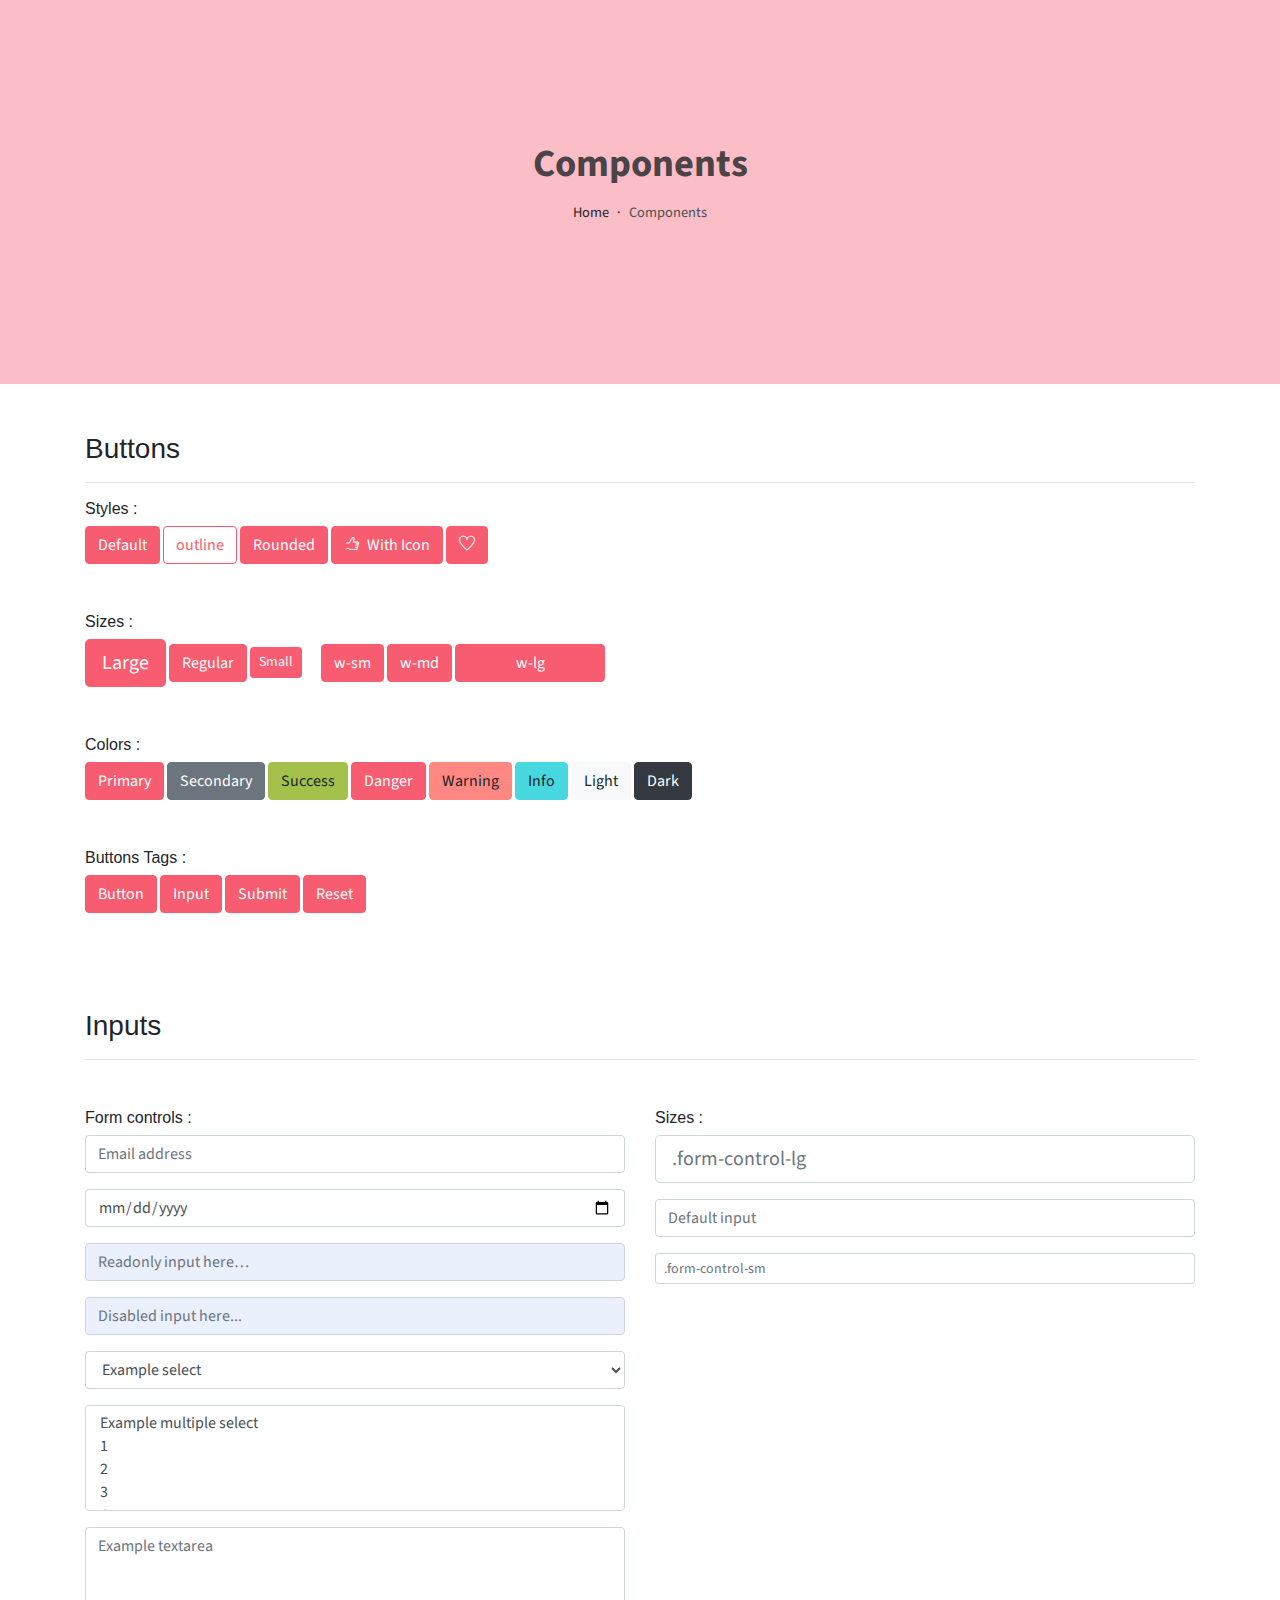
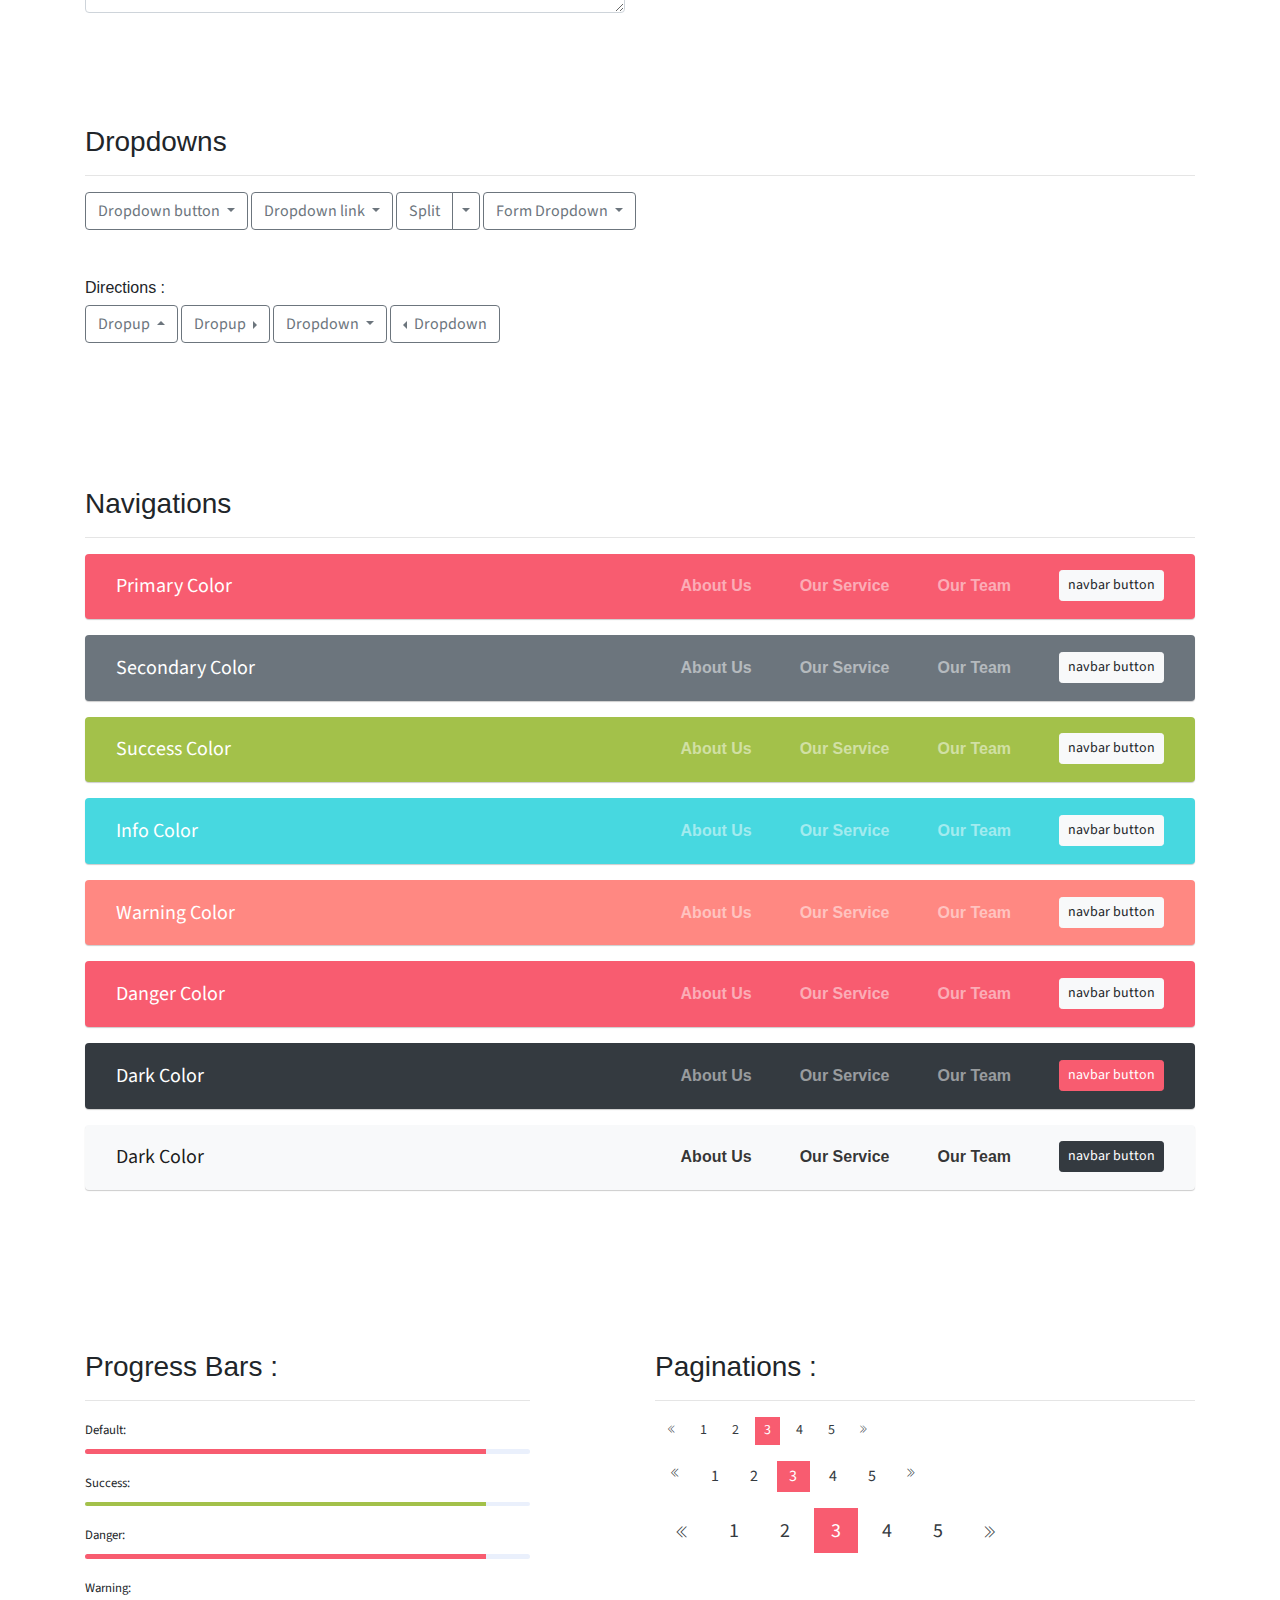
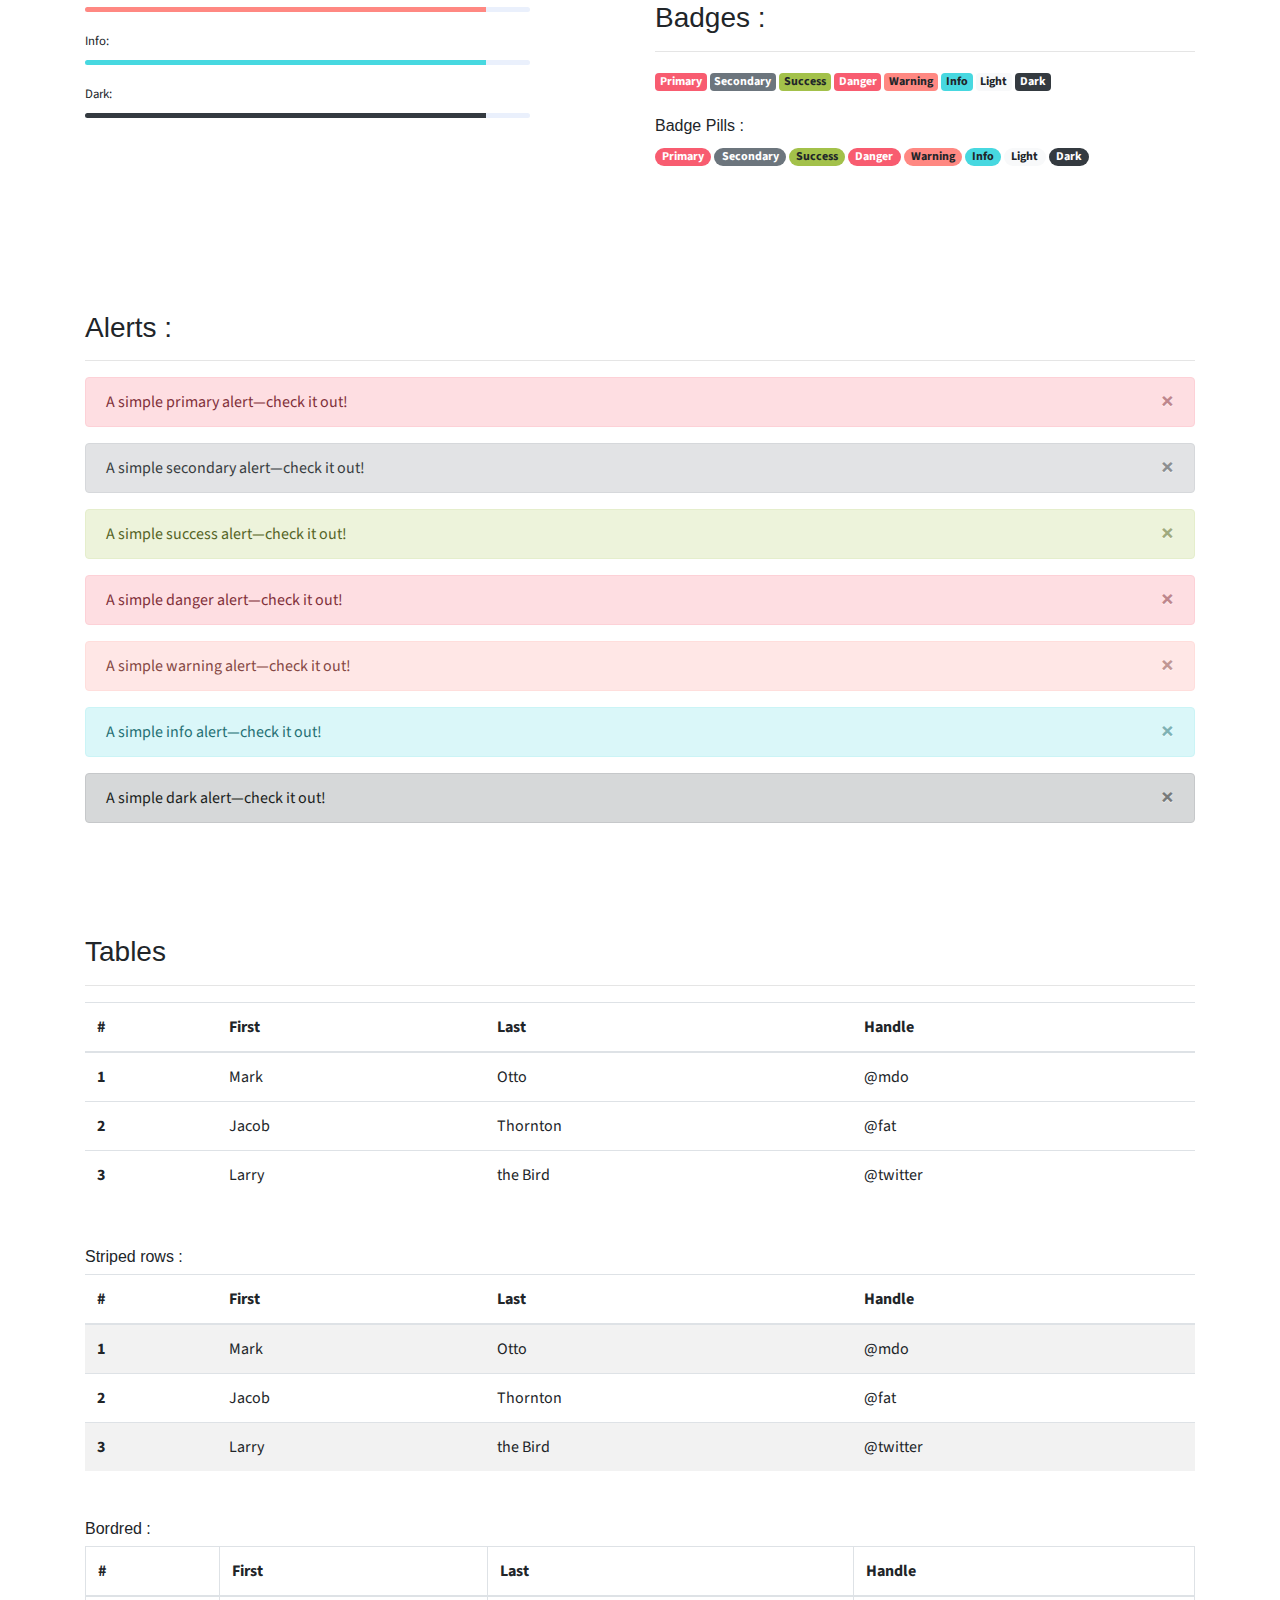
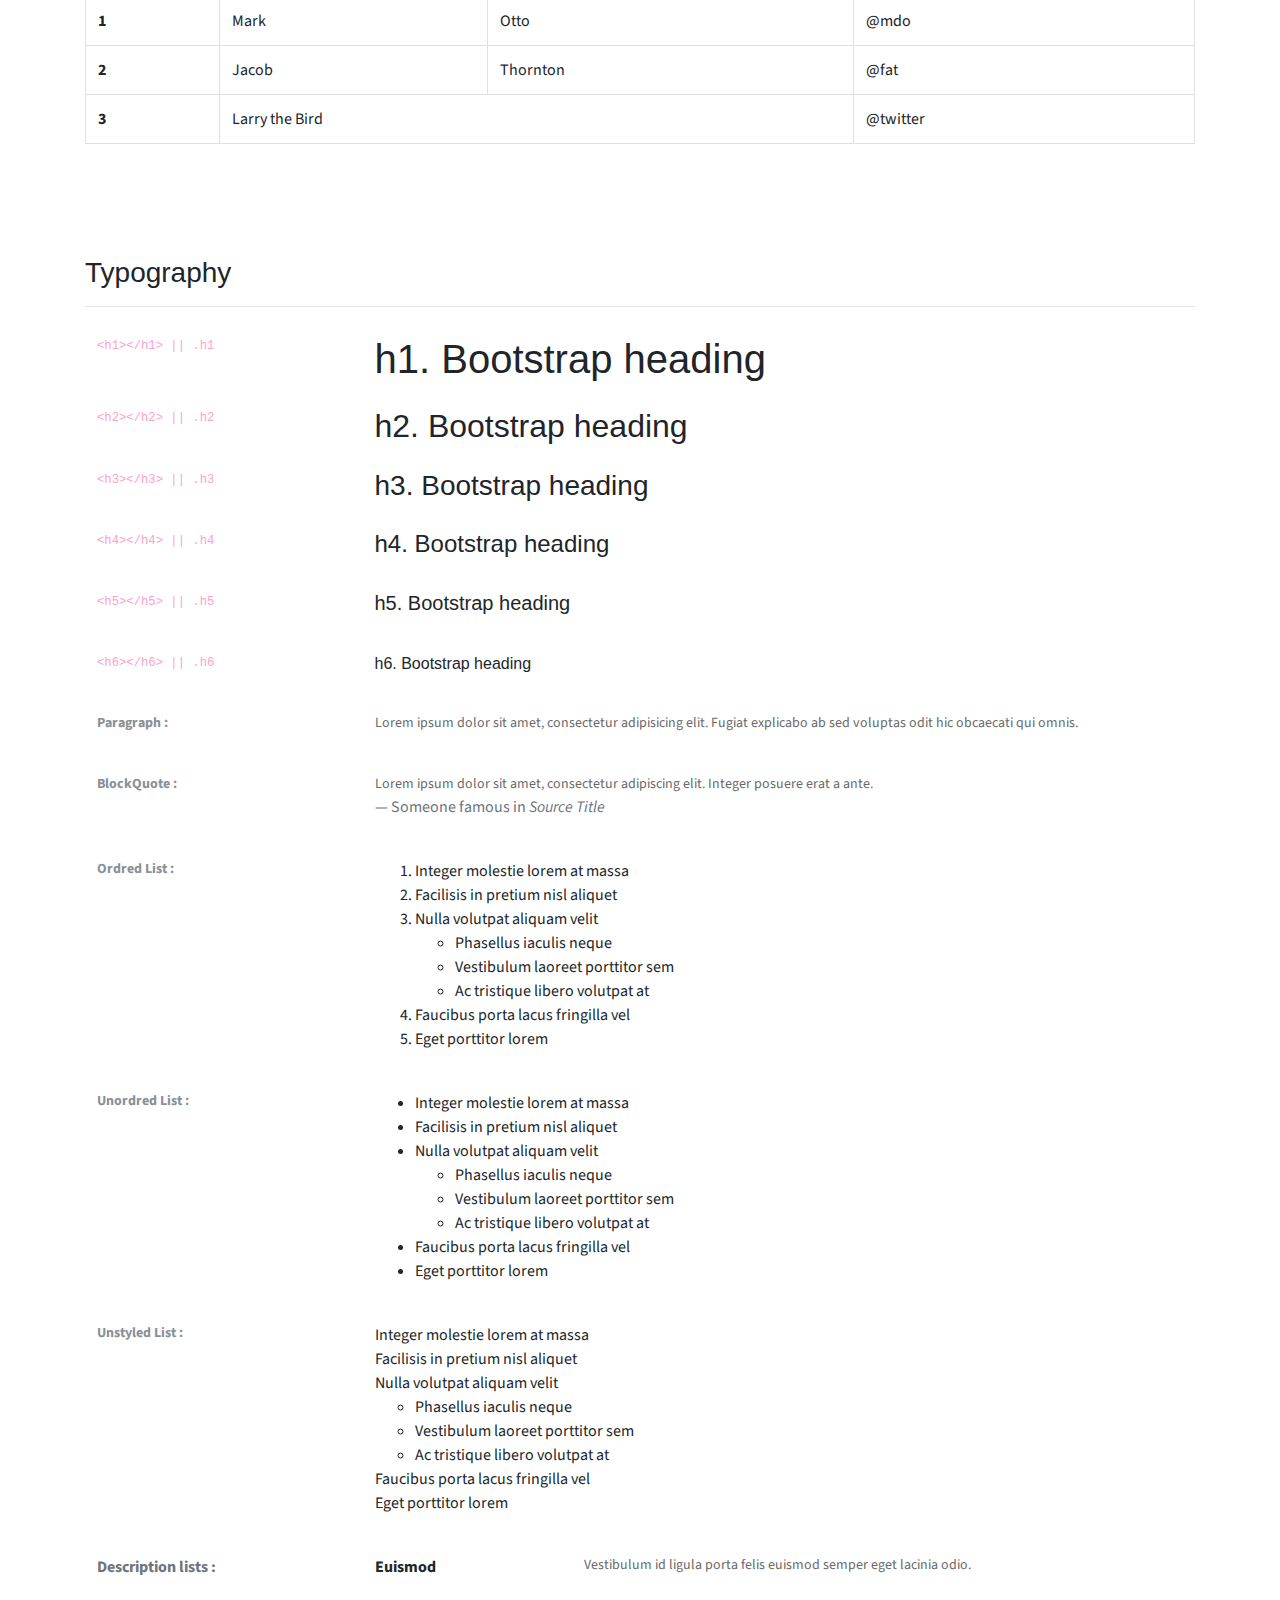
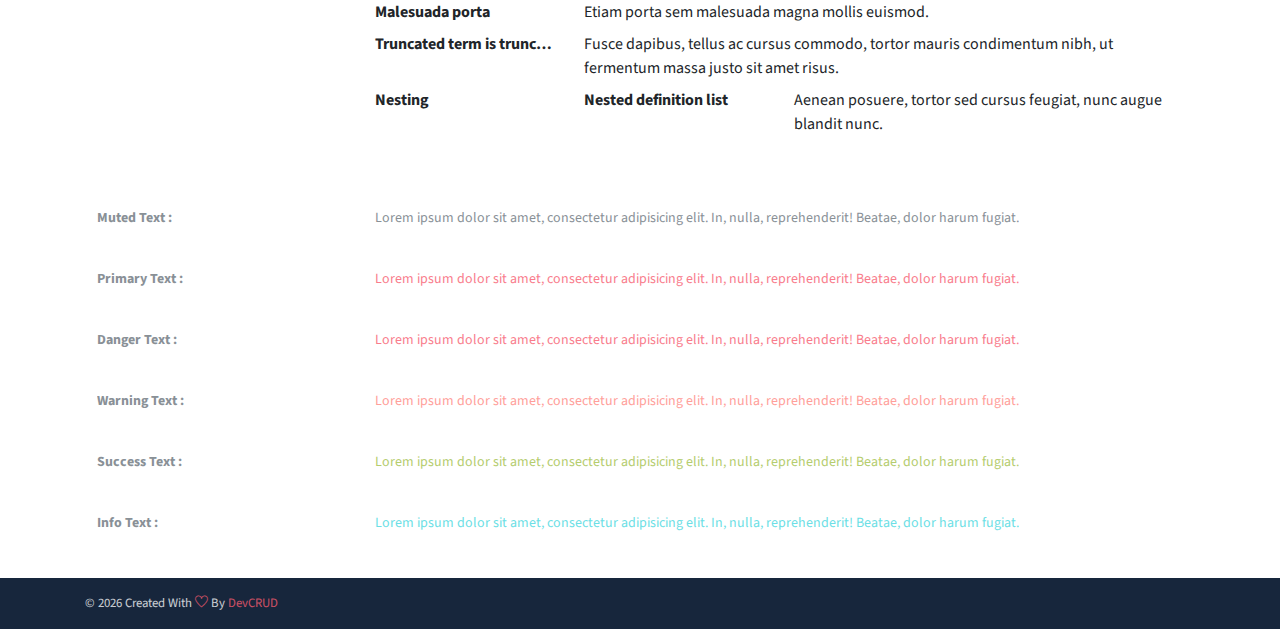
<file: docs/components.html>
<!DOCTYPE html>
<html lang="en">
<head>
   <meta charset="utf-8">
   <meta name="viewport" content="width=device-width, initial-scale=1, shrink-to-fit=no">
   <meta name="description" content="Start your development with JohnDoe landing page.">
   <meta name="author" content="Devcrud">
   <title>JohnDoe Landing page | Components</title>
   <link rel="icon" href="assets/imgs/favicon.png" type="image/png">
   <!-- font icons -->
   <link rel="stylesheet" href="assets/vendors/themify-icons/css/themify-icons.css">
   <!-- Bootstrap + Steller  -->
   <link rel="stylesheet" href="assets/css/johndoe.css">
</head>
<body>

   <!-- Page Header -->
   <header class="header header-mini"> 
      <div class="header-title">Components</div> 
      <nav aria-label="breadcrumb">
         <ol class="breadcrumb">
            <li class="breadcrumb-item"><a href="/">Home</a></li>
            <li class="breadcrumb-item active" aria-current="page">Components</li>
         </ol>
      </nav>
   </header> <!-- End Of Page Header -->

   <!-- main content -->
   <div class="container">

      <!-- Buttons -->
      <h3 class="mt-5">Buttons</h3>
      <hr>
      <h6 class="section-secondary-title">Styles :</h6>
      <button class="btn btn-primary">Default</button>
      <button class="btn btn-outline-primary">outline</button>
      <button class="btn btn-primary rounded">Rounded</button>
      <button class="btn btn-primary rounded"><i class="ti-thumb-up pr-1"></i> With Icon</button>
      <button class="btn btn-primary circle"><i class="ti-heart"></i></button>

      <h6 class="section-secondary-title mt-5">Sizes :</h6>
      <button class="btn btn-primary btn-lg">Large</button>
      <button class="btn btn-primary ">Regular</button>
      <button class="btn btn-primary btn-sm">Small</button>
      <button class="btn btn-primary w-sm ml-3">w-sm</button>
      <button class="btn btn-primary w-md">w-md</button>
      <button class="btn btn-primary w-lg">w-lg</button>

      <h6 class="section-secondary-title mt-5">Colors :</h6>          
      <button type="button" class="btn btn-primary">Primary</button>
      <button type="button" class="btn btn-secondary">Secondary</button>
      <button type="button" class="btn btn-success">Success</button>
      <button type="button" class="btn btn-danger">Danger</button>
      <button type="button" class="btn btn-warning">Warning</button>
      <button type="button" class="btn btn-info">Info</button>
      <button type="button" class="btn btn-light">Light</button>
      <button type="button" class="btn btn-dark">Dark</button>

      <h6 class="section-secondary-title mt-5">Buttons Tags :</h6>
      <button class="btn btn-primary" type="submit">Button</button>
      <input class="btn btn-primary" type="button" value="Input">
      <input class="btn btn-primary" type="submit" value="Submit">
      <input class="btn btn-primary" type="reset" value="Reset">
      
      <!-- devider -->
      <div class="py-5"></div>

      <!-- Inputs -->
      <h3>Inputs</h3>
      <hr>
      <div class="row mt-5">
         <div class="col-md-6">
            <h6 class="section-secondary-title">Form controls :</h6>        
            <div class="form-group">
               <input type="email" class="form-control" id="exampleFormControlInput1" placeholder="Email address">
            </div>
            <div class="form-group">
               <input type="date" class="form-control" id="exampleFormControlInput1" placeholder="Date">
            </div>
            <div class="form-group">
               <input class="form-control" type="text" placeholder="Readonly input here…" readonly>
            </div>
            <div class="form-group">
               <input class="form-control" id="disabledInput" type="text" placeholder="Disabled input here..." disabled>
            </div>
            <div class="form-group">
               <select class="form-control" id="exampleFormControlSelect1">
                  <option>Example select</option>
                  <option>1</option>
                  <option>2</option>
                  <option>3</option>
                  <option>4</option>
                  <option>5</option>
               </select>
            </div>
            <div class="form-group">
               <select multiple class="form-control" id="exampleFormControlSelect2">
                  <option>Example multiple select</option>
                  <option>1</option>
                  <option>2</option>
                  <option>3</option>
                  <option>4</option>
                  <option>5</option>
               </select>
            </div>
            <div class="form-group">
               <textarea class="form-control" id="exampleFormControlTextarea1" rows="3" placeholder="Example textarea"></textarea>
            </div>
         </div>
         <div class="col-md-6">
            <h6 class="section-secondary-title">Sizes :</h6>    
            <div class="form-group">
               <input class="form-control form-control-lg" type="text" placeholder=".form-control-lg">             
            </div>
            <div class="form-group">
               <input class="form-control" type="text" placeholder="Default input">
            </div>
            <div class="form-group">
               <input class="form-control form-control-sm" type="text" placeholder=".form-control-sm"> 
            </div>
         </div>
      </div> <!-- end of inputs -->   

      <!-- devider -->
      <div class="py-5"></div>             

      <!-- Dropdowns -->
      <h3 class="components-section-title font-weight-normal">Dropdowns</h3>
      <hr>
      <div class="dropdown d-inline-block">
         <button class="btn btn-outline-secondary dropdown-toggle" type="button" id="dropdownMenuButton" data-toggle="dropdown" aria-haspopup="true" aria-expanded="false">
         Dropdown button
         </button>
         <div class="dropdown-menu" aria-labelledby="dropdownMenuButton">
         <a class="dropdown-item" href="#">Action</a>
         <a class="dropdown-item" href="#">Another action</a>
         <a class="dropdown-item" href="#">Something else here</a>
         </div>
      </div>
      <div class="dropdown d-inline-block">
         <a class="btn btn-outline-secondary dropdown-toggle" href="#" role="button" id="dropdownMenuLink" data-toggle="dropdown" aria-haspopup="true" aria-expanded="false">
            Dropdown link
         </a>
         <div class="dropdown-menu" aria-labelledby="dropdownMenuLink">
            <a class="dropdown-item" href="#">Action</a>
            <a class="dropdown-item" href="#">Another action</a>
            <a class="dropdown-item" href="#">Something else here</a>
         </div>
      </div>
      <div class="btn-group">
         <button type="button" class="btn btn-outline-secondary">Split</button>
         <button type="button" class="btn btn-outline-secondary dropdown-toggle dropdown-toggle-split" data-toggle="dropdown" aria-haspopup="true" aria-expanded="false">
         <span class="sr-only">Toggle Dropdown</span>
         </button>
         <div class="dropdown-menu">
            <a class="dropdown-item" href="#">Action</a>
            <a class="dropdown-item" href="#">Another action</a>
            <a class="dropdown-item" href="#">Something else here</a>
            <div class="dropdown-divider"></div>
            <a class="dropdown-item" href="#">Separated link</a>
         </div>
      </div>
      <div class="btn-group">
         <button class="btn btn-outline-secondary dropdown-toggle" type="button" id="dropdownMenuButton" data-toggle="dropdown" aria-haspopup="true" aria-expanded="false">
            Form Dropdown
         </button>
         <div class="dropdown-menu form">
            <form class="px-4 py-3">
               <div class="form-group">
                  <input type="email" class="form-control" id="exampleDropdownFormEmail1" placeholder="email@example.com">
               </div>
               <div class="form-group">
                  <input type="password" class="form-control" id="exampleDropdownFormPassword1" placeholder="Password">
               </div>
               <div class="form-check mb-3">
                  <input type="checkbox" class="form-check-input" id="dropdownCheck">
                  <label class="form-check-label" for="dropdownCheck">
                     Remember me
                  </label>
               </div>
               <button type="submit" class="btn btn-primary btn-block">Sign in</button>
            </form>
            <div class="dropdown-divider"></div>
            <a class="dropdown-item" href="#"><small>New around here? Sign up</small></a>
            <a class="dropdown-item" href="#"><small>Forgot password?</small></a>
         </div>
      </div>       
      <h6 class="section-secondary-title mt-5">Directions :</h6>  
      <div class="btn-group dropup">
         <button type="button" class="btn btn-outline-secondary dropdown-toggle" data-toggle="dropdown" aria-haspopup="true" aria-expanded="false">
            Dropup
         </button>
         <div class="dropdown-menu">
            <a class="dropdown-item" href="#">Action</a>
            <a class="dropdown-item" href="#">Another action</a>
            <a class="dropdown-item" href="#">Something else here</a>
            <div class="dropdown-divider"></div>
            <a class="dropdown-item" href="#">Separated link</a>
         </div>
      </div>
      <div class="btn-group dropright">
         <button type="button" class="btn btn-outline-secondary dropdown-toggle" data-toggle="dropdown" aria-haspopup="true" aria-expanded="false">
            Dropup
         </button>
         <div class="dropdown-menu">
            <a class="dropdown-item" href="#">Action</a>
            <a class="dropdown-item" href="#">Another action</a>
            <a class="dropdown-item" href="#">Something else here</a>
            <div class="dropdown-divider"></div>
            <a class="dropdown-item" href="#">Separated link</a>
         </div>
      </div>
      <div class="btn-group">
         <button type="button" class="btn btn-outline-secondary dropdown-toggle" data-toggle="dropdown" aria-haspopup="true" aria-expanded="false">
            Dropdown
         </button>
         <div class="dropdown-menu">
            <a class="dropdown-item" href="#">Action</a>
            <a class="dropdown-item" href="#">Another action</a>
            <a class="dropdown-item" href="#">Something else here</a>
            <div class="dropdown-divider"></div>
            <a class="dropdown-item" href="#">Separated link</a>
         </div>
      </div>
      <div class="btn-group dropleft">
         <button type="button" class="btn btn-outline-secondary dropdown-toggle" data-toggle="dropdown" aria-haspopup="true" aria-expanded="false">
            Dropdown
         </button>
         <div class="dropdown-menu">
            <a class="dropdown-item" href="#">Action</a>
            <a class="dropdown-item" href="#">Another action</a>
            <a class="dropdown-item" href="#">Something else here</a>
            <div class="dropdown-divider"></div>
            <a class="dropdown-item" href="#">Separated link</a>
         </div>
      </div> <!-- end of Dropdowns -->  

      <!-- devider -->
      <div class="py-5"></div>   

      <!-- navbars -->
      <h3 class="components-section-title font-weight-normal mt-5">Navigations</h3>
      <hr>
      <nav class="navbar navbar-expand-sm navbar-dark bg-primary rounded shadow mb-3">
         <div class="container">
            <a class="navbar-brand" href="#">Primary Color</a>
            <button class="navbar-toggler ml-auto" type="button" data-toggle="collapse" data-target="#navbarSupportedContent" aria-controls="navbarSupportedContent" aria-expanded="false" aria-label="Toggle navigation">
            <span class="navbar-toggler-icon"></span>
            </button>
            <div class="collapse navbar-collapse" id="navbarSupportedContent">
               <ul class="navbar-nav ml-auto"> 
                  <li class="nav-item">
                     <a class="nav-link" href="#about">About Us</a>
                  </li>
                  <li class="nav-item">
                     <a class="nav-link" href="#service">Our Service</a>
                  </li>
                  <li class="nav-item">
                     <a class="nav-link" href="#team">Our Team</a>
                  </li>
                  <li class="nav-item">
                     <a href="#book-table" class="ml-4 mt-1 btn btn-light btn-sm">navbar button</a>
                  </li>
               </ul>                       
            </div>
         </div>
      </nav>
      <nav class="navbar navbar-expand-sm navbar-dark bg-secondary rounded shadow mb-3">
         <div class="container">
            <a class="navbar-brand" href="#">Secondary Color</a>
            <button class="navbar-toggler ml-auto" type="button" data-toggle="collapse" data-target="#navbarSupportedContent" aria-controls="navbarSupportedContent" aria-expanded="false" aria-label="Toggle navigation">
            <span class="navbar-toggler-icon"></span>
            </button>
            <div class="collapse navbar-collapse" id="navbarSupportedContent">
               <ul class="navbar-nav ml-auto"> 
                  <li class="nav-item">
                     <a class="nav-link" href="#about">About Us</a>
                  </li>
                  <li class="nav-item">
                     <a class="nav-link" href="#service">Our Service</a>
                  </li>
                  <li class="nav-item">
                     <a class="nav-link" href="#team">Our Team</a>
                  </li>
                  <li class="nav-item">
                     <a href="#book-table" class="ml-4 mt-1 btn btn-light btn-sm">navbar button</a>
                  </li>
               </ul>                       
            </div>
         </div>
      </nav>
      <nav class="navbar navbar-expand-sm navbar-dark bg-success rounded shadow mb-3">
         <div class="container">
            <a class="navbar-brand" href="#">Success Color</a>
            <button class="navbar-toggler ml-auto" type="button" data-toggle="collapse" data-target="#navbarSupportedContent" aria-controls="navbarSupportedContent" aria-expanded="false" aria-label="Toggle navigation">
            <span class="navbar-toggler-icon"></span>
            </button>
            <div class="collapse navbar-collapse" id="navbarSupportedContent">
               <ul class="navbar-nav ml-auto"> 
                  <li class="nav-item">
                     <a class="nav-link" href="#about">About Us</a>
                  </li>
                  <li class="nav-item">
                     <a class="nav-link" href="#service">Our Service</a>
                  </li>
                  <li class="nav-item">
                     <a class="nav-link" href="#team">Our Team</a>
                  </li>
                  <li class="nav-item">
                     <a href="#book-table" class="ml-4 mt-1 btn btn-light btn-sm">navbar button</a>
                  </li>
               </ul>                       
            </div>
         </div>
      </nav>
      <nav class="navbar navbar-expand-sm navbar-dark bg-info rounded shadow mb-3">
         <div class="container">
            <a class="navbar-brand" href="#">Info Color</a>
            <button class="navbar-toggler ml-auto" type="button" data-toggle="collapse" data-target="#navbarSupportedContent" aria-controls="navbarSupportedContent" aria-expanded="false" aria-label="Toggle navigation">
            <span class="navbar-toggler-icon"></span>
            </button>
            <div class="collapse navbar-collapse" id="navbarSupportedContent">
               <ul class="navbar-nav ml-auto"> 
                  <li class="nav-item">
                     <a class="nav-link" href="#about">About Us</a>
                  </li>
                  <li class="nav-item">
                     <a class="nav-link" href="#service">Our Service</a>
                  </li>
                  <li class="nav-item">
                     <a class="nav-link" href="#team">Our Team</a>
                  </li>
                  <li class="nav-item">
                     <a href="#book-table" class="ml-4 mt-1 btn btn-light btn-sm">navbar button</a>
                  </li>
               </ul>                       
            </div>
         </div>
      </nav>
      <nav class="navbar navbar-expand-sm navbar-dark bg-warning rounded shadow mb-3">
         <div class="container">
            <a class="navbar-brand" href="#">Warning Color</a>
            <button class="navbar-toggler ml-auto" type="button" data-toggle="collapse" data-target="#navbarSupportedContent" aria-controls="navbarSupportedContent" aria-expanded="false" aria-label="Toggle navigation">
            <span class="navbar-toggler-icon"></span>
            </button>
            <div class="collapse navbar-collapse" id="navbarSupportedContent">
               <ul class="navbar-nav ml-auto"> 
                  <li class="nav-item">
                     <a class="nav-link" href="#about">About Us</a>
                  </li>
                  <li class="nav-item">
                     <a class="nav-link" href="#service">Our Service</a>
                  </li>
                  <li class="nav-item">
                     <a class="nav-link" href="#team">Our Team</a>
                  </li>
                  <li class="nav-item">
                     <a href="#book-table" class="ml-4 mt-1 btn btn-light btn-sm">navbar button</a>
                  </li>
               </ul>                       
            </div>
         </div>
      </nav>
      <nav class="navbar navbar-expand-sm navbar-dark bg-danger rounded shadow mb-3">
         <div class="container">
            <a class="navbar-brand" href="#">Danger Color</a>
            <button class="navbar-toggler ml-auto" type="button" data-toggle="collapse" data-target="#navbarSupportedContent" aria-controls="navbarSupportedContent" aria-expanded="false" aria-label="Toggle navigation">
            <span class="navbar-toggler-icon"></span>
            </button>
            <div class="collapse navbar-collapse" id="navbarSupportedContent">
               <ul class="navbar-nav ml-auto"> 
                  <li class="nav-item">
                     <a class="nav-link" href="#about">About Us</a>
                  </li>
                  <li class="nav-item">
                     <a class="nav-link" href="#service">Our Service</a>
                  </li>
                  <li class="nav-item">
                     <a class="nav-link" href="#team">Our Team</a>
                  </li>
                  <li class="nav-item">
                     <a href="#book-table" class="ml-4 mt-1 btn btn-light btn-sm">navbar button</a>
                  </li>
               </ul>                       
            </div>
         </div>
      </nav>
      <nav class="navbar navbar-expand-sm navbar-dark bg-dark rounded shadow mb-3">
         <div class="container">
            <a class="navbar-brand" href="#">Dark Color</a>
            <button class="navbar-toggler ml-auto" type="button" data-toggle="collapse" data-target="#navbarSupportedContent" aria-controls="navbarSupportedContent" aria-expanded="false" aria-label="Toggle navigation">
            <span class="navbar-toggler-icon"></span>
            </button>
            <div class="collapse navbar-collapse" id="navbarSupportedContent">
               <ul class="navbar-nav ml-auto"> 
                  <li class="nav-item">
                     <a class="nav-link" href="#about">About Us</a>
                  </li>
                  <li class="nav-item">
                     <a class="nav-link" href="#service">Our Service</a>
                  </li>
                  <li class="nav-item">
                     <a class="nav-link" href="#team">Our Team</a>
                  </li>
                  <li class="nav-item">
                     <a href="#book-table" class="ml-4 mt-1 btn btn-primary btn-sm">navbar button</a>
                  </li>
               </ul>                       
            </div>
         </div>
      </nav>
      <nav class="navbar navbar-expand-sm navbar-light bg-light rounded shadow mb-3">
         <div class="container">
            <a class="navbar-brand" href="#">Dark Color</a>
            <button class="navbar-toggler ml-auto" type="button" data-toggle="collapse" data-target="#navbarSupportedContent" aria-controls="navbarSupportedContent" aria-expanded="false" aria-label="Toggle navigation">
            <span class="navbar-toggler-icon"></span>
            </button>
            <div class="collapse navbar-collapse" id="navbarSupportedContent">
               <ul class="navbar-nav ml-auto"> 
                  <li class="nav-item">
                     <a class="nav-link" href="#about">About Us</a>
                  </li>
                  <li class="nav-item">
                     <a class="nav-link" href="#service">Our Service</a>
                  </li>
                  <li class="nav-item">
                     <a class="nav-link" href="#team">Our Team</a>
                  </li>
                  <li class="nav-item">
                     <a href="#book-table" class="ml-4 mt-1 btn btn-dark btn-sm">navbar button</a>
                  </li>
               </ul>                       
            </div>
         </div>
      </nav>
      <!-- End of navbars -->

      <!-- devider -->
      <div class="py-5"></div>   
      
      <!-- progress bars -->
      <div class="row justify-content-between">
         <div class="col-md-5">
            <h3 class="components-section-title font-weight-normal mt-5">Progress Bars :</h3>
            <hr>
            <small>Default: </small>
            <div class="progress mt-2 mb-3">
               <div class="progress-bar" role="progressbar" style="width: 90%" aria-valuenow="25" aria-valuemin="0" aria-valuemax="100"></div>
            </div>
            <small>Success:</small>
            <div class="progress mt-2 mb-3">
               <div class="progress-bar bg-success" role="progressbar" style="width: 90%" aria-valuenow="25" aria-valuemin="0" aria-valuemax="100"></div>
            </div>
            <small>Danger:</small>
            <div class="progress mt-2 mb-3">
               <div class="progress-bar bg-danger" role="progressbar" style="width: 90%" aria-valuenow="25" aria-valuemin="0" aria-valuemax="100"></div>
            </div>
            <small>Warning:</small>
            <div class="progress mt-2 mb-3">
               <div class="progress-bar bg-warning" role="progressbar" style="width: 90%" aria-valuenow="25" aria-valuemin="0" aria-valuemax="100"></div>
            </div>
            <small>Info:</small>
            <div class="progress mt-2 mb-3">
               <div class="progress-bar bg-info" role="progressbar" style="width: 90%" aria-valuenow="25" aria-valuemin="0" aria-valuemax="100"></div>
            </div>
            <small>Dark:</small>
            <div class="progress mt-2 mb-3">
               <div class="progress-bar bg-dark" role="progressbar" style="width: 90%" aria-valuenow="25" aria-valuemin="0" aria-valuemax="100"></div>
            </div>
         </div>
         <div class="col-md-6">
            <h3 class="components-section-title font-weight-normal mt-5">Paginations :</h3>
            <hr>
            <nav aria-label="Page navigation example">
               <ul class="pagination pagination-sm">
                  <li class="page-item"><a class="page-link" href="#"><i class="ti-angle-double-left"></i></a></li>
                  <li class="page-item"><a class="page-link" href="#">1</a></li>
                  <li class="page-item"><a class="page-link" href="#">2</a></li>
                  <li class="page-item active"><a class="page-link" href="#">3</a></li>
                  <li class="page-item"><a class="page-link" href="#">4</a></li>
                  <li class="page-item"><a class="page-link" href="#">5</a></li>
                  <li class="page-item"><a class="page-link" href="#"><i class="ti-angle-double-right"></i></a></li>
               </ul>
            </nav>
            <nav aria-label="Page navigation example">
               <ul class="pagination">
               <li class="page-item"><a class="page-link" href="#"><i class="ti-angle-double-left"></i></a></li>
                  <li class="page-item"><a class="page-link" href="#">1</a></li>
                  <li class="page-item"><a class="page-link" href="#">2</a></li>
                  <li class="page-item active"><a class="page-link" href="#">3</a></li>
                  <li class="page-item"><a class="page-link" href="#">4</a></li>
                  <li class="page-item"><a class="page-link" href="#">5</a></li>
                  <li class="page-item"><a class="page-link" href="#"><i class="ti-angle-double-right"></i></a></li>
               </ul>
            </nav>
            <nav aria-label="Page navigation example">
               <ul class="pagination pagination-lg">
                  <li class="page-item"><a class="page-link" href="#"><i class="ti-angle-double-left"></i></a></li>
                  <li class="page-item"><a class="page-link" href="#">1</a></li>
                  <li class="page-item"><a class="page-link" href="#">2</a></li>
                  <li class="page-item active"><a class="page-link" href="#">3</a></li>
                  <li class="page-item"><a class="page-link" href="#">4</a></li>
                  <li class="page-item"><a class="page-link" href="#">5</a></li>
                  <li class="page-item"><a class="page-link" href="#"><i class="ti-angle-double-right"></i></a></li>
               </ul>
            </nav>

            <!-- Badges -->
            <h3 class="components-section-title font-weight-normal mt-5">Badges :</h3>
            <hr>
            <span class="badge badge-primary">Primary</span>
            <span class="badge badge-secondary">Secondary</span>
            <span class="badge badge-success">Success</span>
            <span class="badge badge-danger">Danger</span>
            <span class="badge badge-warning">Warning</span>
            <span class="badge badge-info">Info</span>
            <span class="badge badge-light">Light</span>
            <span class="badge badge-dark">Dark</span>
            <h6 class="section-secondary-title mt-4 mb-2">Badge Pills :</h6>
            <span class="badge badge-pill badge-primary">Primary</span>
            <span class="badge badge-pill badge-secondary">Secondary</span>
            <span class="badge badge-pill badge-success">Success</span>
            <span class="badge badge-pill badge-danger">Danger</span>
            <span class="badge badge-pill badge-warning">Warning</span>
            <span class="badge badge-pill badge-info">Info</span>
            <span class="badge badge-pill badge-light">Light</span>
            <span class="badge badge-pill badge-dark">Dark</span>
         </div>
      </div> <!-- End of Progress bars -->

      <!-- devider -->
      <div class="py-5"></div>  

      <!-- Alerts -->
      <h3 class="components-section-title font-weight-normal mt-5">Alerts :</h3>
      <hr>
      <div class="alert alert-primary alert-dismissible fade show" role="alert">
         A simple primary alert—check it out!
         <button type="button" class="close" data-dismiss="alert" aria-label="Close">
            <span aria-hidden="true">&times;</span>
         </button>
      </div>
      <div class="alert alert-secondary alert-dismissible fade show" role="alert">
         A simple secondary alert—check it out!
         <button type="button" class="close" data-dismiss="alert" aria-label="Close">
            <span aria-hidden="true">&times;</span>
         </button>
      </div>
      <div class="alert alert-success alert-dismissible fade show" role="alert">
         A simple success alert—check it out!
         <button type="button" class="close" data-dismiss="alert" aria-label="Close">
            <span aria-hidden="true">&times;</span>
         </button>
      </div>
      <div class="alert alert-danger alert-dismissible fade show" role="alert">
         A simple danger alert—check it out!
         <button type="button" class="close" data-dismiss="alert" aria-label="Close">
            <span aria-hidden="true">&times;</span>
         </button>
      </div>
      <div class="alert alert-warning alert-dismissible fade show" role="alert">
         A simple warning alert—check it out!
         <button type="button" class="close" data-dismiss="alert" aria-label="Close">
            <span aria-hidden="true">&times;</span>
         </button>
      </div>
      <div class="alert alert-info alert-dismissible fade show" role="alert">
         A simple info alert—check it out!
         <button type="button" class="close" data-dismiss="alert" aria-label="Close">
            <span aria-hidden="true">&times;</span>
         </button>
      </div>
      <div class="alert alert-dark alert-dismissible fade show" role="alert">
         A simple dark alert—check it out!
         <button type="button" class="close" data-dismiss="alert" aria-label="Close">
            <span aria-hidden="true">&times;</span>
         </button>
      </div>
      <!-- end of alerts -->

      <!-- devider -->
      <div class="py-5"></div> 
   
      <!-- tables -->
      <h3 class="components-section-title">Tables</h3>
      <hr>
      <table class="table">
         <thead>
            <tr>
               <th scope="col">#</th>
               <th scope="col">First</th>
               <th scope="col">Last</th>
               <th scope="col">Handle</th>
            </tr>
         </thead>
         <tbody>
            <tr>
               <th scope="row">1</th>
               <td>Mark</td>
               <td>Otto</td>
               <td>@mdo</td>
            </tr>
            <tr>
               <th scope="row">2</th>
               <td>Jacob</td>
               <td>Thornton</td>
               <td>@fat</td>
            </tr>
            <tr>
               <th scope="row">3</th>
               <td>Larry</td>
               <td>the Bird</td>
               <td>@twitter</td>
            </tr>
         </tbody>
      </table>

      <h6 class="section-secondary-title mt-5">Striped rows :</h6>
      <table class="table table-striped">
         <thead>
            <tr>
               <th scope="col">#</th>
               <th scope="col">First</th>
               <th scope="col">Last</th>
               <th scope="col">Handle</th>
            </tr>
         </thead>
         <tbody>
            <tr>
               <th scope="row">1</th>
               <td>Mark</td>
               <td>Otto</td>
               <td>@mdo</td>
            </tr>
            <tr>
               <th scope="row">2</th>
               <td>Jacob</td>
               <td>Thornton</td>
               <td>@fat</td>
            </tr>
            <tr>
               <th scope="row">3</th>
               <td>Larry</td>
               <td>the Bird</td>
               <td>@twitter</td>
            </tr>
         </tbody>
      </table>

      <h6 class="section-secondary-title mt-5">Bordred :</h6>
      <table class="table table-bordered">
         <thead>
            <tr>
               <th scope="col">#</th>
               <th scope="col">First</th>
               <th scope="col">Last</th>
               <th scope="col">Handle</th>
            </tr>
         </thead>
         <tbody>
            <tr>
               <th scope="row">1</th>
               <td>Mark</td>
               <td>Otto</td>
               <td>@mdo</td>
            </tr>
            <tr>
               <th scope="row">2</th>
               <td>Jacob</td>
               <td>Thornton</td>
               <td>@fat</td>
            </tr>
            <tr>
               <th scope="row">3</th>
               <td colspan="2">Larry the Bird</td>
               <td>@twitter</td>
            </tr>
         </tbody>
      </table>
      <!-- end of tables -->

      <!-- devider -->
      <div class="py-5"></div> 

      <!-- typography -->
      <h3 class="components-section-title">Typography</h3>
      <hr>
     
      <table class="table table-borderless v-align-center">
         <tbody>
            <tr>
               <td>
                  <p><code class="highlighter-rouge">&lt;h1&gt;&lt;/h1&gt; || .h1</code></p>
               </td>
               <td class="w-75"><span class="h1">h1. Bootstrap heading</span></td>
            </tr>
            <tr>
               <td>
                  <p><code class="highlighter-rouge">&lt;h2&gt;&lt;/h2&gt; || .h2</code></p>
               </td>
               <td><span class="h2">h2. Bootstrap heading</span></td>
            </tr>
            <tr>
               <td>
                  <p><code class="highlighter-rouge">&lt;h3&gt;&lt;/h3&gt; || .h3</code></p>
               </td>
               <td><span class="h3">h3. Bootstrap heading</span></td>
            </tr>
            <tr>
               <td>
                  <p><code class="highlighter-rouge">&lt;h4&gt;&lt;/h4&gt; || .h4</code></p>
               </td>
               <td><span class="h4">h4. Bootstrap heading</span></td>
            </tr>
            <tr>
               <td>
                  <p><code class="highlighter-rouge">&lt;h5&gt;&lt;/h5&gt; || .h5</code></p>
               </td>
               <td><span class="h5">h5. Bootstrap heading</span></td>
            </tr>
            <tr>
               <td>
                  <p><code class="highlighter-rouge">&lt;h6&gt;&lt;/h6&gt; || .h6</code></p>
               </td>
               <td><span class="h6">h6. Bootstrap heading</span></td>
            </tr>
            <tr>
               <td>
                  <p class="font-weight-bold text-muted">Paragraph :</p>
               </td>
               <td><p>Lorem ipsum dolor sit amet, consectetur adipisicing elit. Fugiat explicabo ab sed voluptas odit hic obcaecati qui omnis.</p></td>
            </tr>
            <tr>
               <td>
                  <p class="font-weight-bold text-muted">BlockQuote :</p>
               </td>
               <td>
                  <blockquote class="blockquote">
                     <p class="mb-0">Lorem ipsum dolor sit amet, consectetur adipiscing elit. Integer posuere erat a ante.</p>
                     <footer class="blockquote-footer">Someone famous in <cite title="Source Title">Source Title</cite></footer>
                  </blockquote>
               </td>
            </tr>

            
            <tr>
               <td><p class="font-weight-bold text-muted">Ordred List :</p></td>
               <td>
                  <ol>
                     <li>Integer molestie lorem at massa</li>
                     <li>Facilisis in pretium nisl aliquet</li>
                     <li>Nulla volutpat aliquam velit
                        <ul>
                           <li>Phasellus iaculis neque</li>
                           <li>Vestibulum laoreet porttitor sem</li>
                           <li>Ac tristique libero volutpat at</li>
                        </ul>
                     </li>
                     <li>Faucibus porta lacus fringilla vel</li>
                     <li>Eget porttitor lorem</li>
                  </ol>
               </td>
            </tr>
            <tr>
               <td><p class="font-weight-bold text-muted">Unordred List :</p></td>
               <td>
                  <ul >
                     <li>Integer molestie lorem at massa</li>
                     <li>Facilisis in pretium nisl aliquet</li>
                     <li>Nulla volutpat aliquam velit
                        <ul>
                           <li>Phasellus iaculis neque</li>
                           <li>Vestibulum laoreet porttitor sem</li>
                           <li>Ac tristique libero volutpat at</li>
                        </ul>
                     </li>
                     <li>Faucibus porta lacus fringilla vel</li>
                     <li>Eget porttitor lorem</li>
                  </ul>
               </td>
            </tr>
            <tr>
               <td><p class="font-weight-bold text-muted">Unstyled List :</p></td>
               <td>
                  <ul class="list-unstyled">
                     <li>Integer molestie lorem at massa</li>
                     <li>Facilisis in pretium nisl aliquet</li>
                     <li>Nulla volutpat aliquam velit
                        <ul>
                           <li>Phasellus iaculis neque</li>
                           <li>Vestibulum laoreet porttitor sem</li>
                           <li>Ac tristique libero volutpat at</li>
                        </ul>
                     </li>
                     <li>Faucibus porta lacus fringilla vel</li>
                     <li>Eget porttitor lorem</li>
                  </ul>
               </td>
            </tr>
            <tr>
               <td class="font-weight-bold text-muted">Description lists : </td>
               <td>
                  <dl class="row">
                     <dt class="col-sm-3">Euismod</dt>
                     <dd class="col-sm-9">
                        <p>Vestibulum id ligula porta felis euismod semper eget lacinia odio.</p>
                     </dd>

                     <dt class="col-sm-3">Malesuada porta</dt>
                     <dd class="col-sm-9">Etiam porta sem malesuada magna mollis euismod.</dd>

                     <dt class="col-sm-3 text-truncate">Truncated term is truncated</dt>
                     <dd class="col-sm-9">Fusce dapibus, tellus ac cursus commodo, tortor mauris condimentum nibh, ut fermentum massa justo sit amet risus.</dd>

                     <dt class="col-sm-3">Nesting</dt>
                     <dd class="col-sm-9">
                        <dl class="row">
                           <dt class="col-sm-4">Nested definition list</dt>
                           <dd class="col-sm-8">Aenean posuere, tortor sed cursus feugiat, nunc augue blandit nunc.</dd>
                        </dl>
                     </dd>
                  </dl>
               </td>
            </tr>
            <tr>
               <td>
                  <p class="font-weight-bold text-muted">Muted Text :</p>
               </td>
               <td>
                  <p class="text-muted">Lorem ipsum dolor sit amet, consectetur adipisicing elit. In, nulla, reprehenderit! Beatae, dolor harum fugiat.</p>
               </td>
            </tr>
            <tr>
               <td>
                  <p class="font-weight-bold text-muted">Primary Text :</p>
               </td>
               <td>
                  <p class="text-primary">Lorem ipsum dolor sit amet, consectetur adipisicing elit. In, nulla, reprehenderit! Beatae, dolor harum fugiat.</p>
               </td>
            </tr>
            <tr>
               <td>
                  <p class="font-weight-bold text-muted">Danger Text :</p>
               </td>
               <td>
                  <p class="text-danger">Lorem ipsum dolor sit amet, consectetur adipisicing elit. In, nulla, reprehenderit! Beatae, dolor harum fugiat.</p>
               </td>
            </tr>
            <tr>
               <td>
                  <p class="font-weight-bold text-muted">Warning Text :</p>
               </td>
               <td>
                  <p class="text-warning">Lorem ipsum dolor sit amet, consectetur adipisicing elit. In, nulla, reprehenderit! Beatae, dolor harum fugiat.</p>
               </td>
            </tr>
            <tr>
               <td>
                  <p class="font-weight-bold text-muted">Success Text :</p>
               </td>
               <td>
                  <p class="text-success">Lorem ipsum dolor sit amet, consectetur adipisicing elit. In, nulla, reprehenderit! Beatae, dolor harum fugiat.</p>
               </td>
            </tr>
            <tr>
               <td>
                  <p class="font-weight-bold text-muted">Info Text :</p>
               </td>
               <td>
                  <p class="text-info">Lorem ipsum dolor sit amet, consectetur adipisicing elit. In, nulla, reprehenderit! Beatae, dolor harum fugiat.</p>
               </td>
            </tr>
         </tbody>
      </table>
   </div>
   <!-- end of typography -->

   <!-- Page Footer -->
   <footer class="footer py-3">
        <div class="container">
            <p class="small mb-0 text-light">
                &copy; <script>document.write(new Date().getFullYear())</script> Created With <i class="ti-heart text-danger"></i> By <a href="http://devcrud.com" target="_blank"><span class="text-danger" title="Bootstrap 4 Themes and Dashboards">DevCRUD</span></a> 
            </p>
        </div>
    </footer>
   <!-- End of Page Footer -->  
   
   <!-- core  -->
   <script src="assets/vendors/jquery/jquery-3.4.1.js"></script>
   <script src="assets/vendors/bootstrap/bootstrap.bundle.js"></script>

</body>
</html>
</file>
<file: docs/assets/vendors/themify-icons/css/themify-icons.css>
@font-face {
	font-family: 'themify';
	src:url("../fonts/themify.eot?-fvbane");
	src:url("../fonts/themify.eot?#iefix-fvbane") format("embedded-opentype"),
		url("../fonts/themify.woff?-fvbane") format("woff"),
		url("../fonts/themify.ttf?-fvbane") format("truetype"),
		url("../fonts/themify.svg?-fvbane#themify") format("svg");
	font-weight: normal;
	font-style: normal;
}

[class^="ti-"], [class*=" ti-"] {
	font-family: 'themify';
	speak: none;
	font-style: normal;
	font-weight: normal;
	font-variant: normal;
	text-transform: none;
	line-height: 1;

	/* Better Font Rendering =========== */
	-webkit-font-smoothing: antialiased;
	-moz-osx-font-smoothing: grayscale;
}

.ti-wand:before {
	content: "\e600";
}
.ti-volume:before {
	content: "\e601";
}
.ti-user:before {
	content: "\e602";
}
.ti-unlock:before {
	content: "\e603";
}
.ti-unlink:before {
	content: "\e604";
}
.ti-trash:before {
	content: "\e605";
}
.ti-thought:before {
	content: "\e606";
}
.ti-target:before {
	content: "\e607";
}
.ti-tag:before {
	content: "\e608";
}
.ti-tablet:before {
	content: "\e609";
}
.ti-star:before {
	content: "\e60a";
}
.ti-spray:before {
	content: "\e60b";
}
.ti-signal:before {
	content: "\e60c";
}
.ti-shopping-cart:before {
	content: "\e60d";
}
.ti-shopping-cart-full:before {
	content: "\e60e";
}
.ti-settings:before {
	content: "\e60f";
}
.ti-search:before {
	content: "\e610";
}
.ti-zoom-in:before {
	content: "\e611";
}
.ti-zoom-out:before {
	content: "\e612";
}
.ti-cut:before {
	content: "\e613";
}
.ti-ruler:before {
	content: "\e614";
}
.ti-ruler-pencil:before {
	content: "\e615";
}
.ti-ruler-alt:before {
	content: "\e616";
}
.ti-bookmark:before {
	content: "\e617";
}
.ti-bookmark-alt:before {
	content: "\e618";
}
.ti-reload:before {
	content: "\e619";
}
.ti-plus:before {
	content: "\e61a";
}
.ti-pin:before {
	content: "\e61b";
}
.ti-pencil:before {
	content: "\e61c";
}
.ti-pencil-alt:before {
	content: "\e61d";
}
.ti-paint-roller:before {
	content: "\e61e";
}
.ti-paint-bucket:before {
	content: "\e61f";
}
.ti-na:before {
	content: "\e620";
}
.ti-mobile:before {
	content: "\e621";
}
.ti-minus:before {
	content: "\e622";
}
.ti-medall:before {
	content: "\e623";
}
.ti-medall-alt:before {
	content: "\e624";
}
.ti-marker:before {
	content: "\e625";
}
.ti-marker-alt:before {
	content: "\e626";
}
.ti-arrow-up:before {
	content: "\e627";
}
.ti-arrow-right:before {
	content: "\e628";
}
.ti-arrow-left:before {
	content: "\e629";
}
.ti-arrow-down:before {
	content: "\e62a";
}
.ti-lock:before {
	content: "\e62b";
}
.ti-location-arrow:before {
	content: "\e62c";
}
.ti-link:before {
	content: "\e62d";
}
.ti-layout:before {
	content: "\e62e";
}
.ti-layers:before {
	content: "\e62f";
}
.ti-layers-alt:before {
	content: "\e630";
}
.ti-key:before {
	content: "\e631";
}
.ti-import:before {
	content: "\e632";
}
.ti-image:before {
	content: "\e633";
}
.ti-heart:before {
	content: "\e634";
}
.ti-heart-broken:before {
	content: "\e635";
}
.ti-hand-stop:before {
	content: "\e636";
}
.ti-hand-open:before {
	content: "\e637";
}
.ti-hand-drag:before {
	content: "\e638";
}
.ti-folder:before {
	content: "\e639";
}
.ti-flag:before {
	content: "\e63a";
}
.ti-flag-alt:before {
	content: "\e63b";
}
.ti-flag-alt-2:before {
	content: "\e63c";
}
.ti-eye:before {
	content: "\e63d";
}
.ti-export:before {
	content: "\e63e";
}
.ti-exchange-vertical:before {
	content: "\e63f";
}
.ti-desktop:before {
	content: "\e640";
}
.ti-cup:before {
	content: "\e641";
}
.ti-crown:before {
	content: "\e642";
}
.ti-comments:before {
	content: "\e643";
}
.ti-comment:before {
	content: "\e644";
}
.ti-comment-alt:before {
	content: "\e645";
}
.ti-close:before {
	content: "\e646";
}
.ti-clip:before {
	content: "\e647";
}
.ti-angle-up:before {
	content: "\e648";
}
.ti-angle-right:before {
	content: "\e649";
}
.ti-angle-left:before {
	content: "\e64a";
}
.ti-angle-down:before {
	content: "\e64b";
}
.ti-check:before {
	content: "\e64c";
}
.ti-check-box:before {
	content: "\e64d";
}
.ti-camera:before {
	content: "\e64e";
}
.ti-announcement:before {
	content: "\e64f";
}
.ti-brush:before {
	content: "\e650";
}
.ti-briefcase:before {
	content: "\e651";
}
.ti-bolt:before {
	content: "\e652";
}
.ti-bolt-alt:before {
	content: "\e653";
}
.ti-blackboard:before {
	content: "\e654";
}
.ti-bag:before {
	content: "\e655";
}
.ti-move:before {
	content: "\e656";
}
.ti-arrows-vertical:before {
	content: "\e657";
}
.ti-arrows-horizontal:before {
	content: "\e658";
}
.ti-fullscreen:before {
	content: "\e659";
}
.ti-arrow-top-right:before {
	content: "\e65a";
}
.ti-arrow-top-left:before {
	content: "\e65b";
}
.ti-arrow-circle-up:before {
	content: "\e65c";
}
.ti-arrow-circle-right:before {
	content: "\e65d";
}
.ti-arrow-circle-left:before {
	content: "\e65e";
}
.ti-arrow-circle-down:before {
	content: "\e65f";
}
.ti-angle-double-up:before {
	content: "\e660";
}
.ti-angle-double-right:before {
	content: "\e661";
}
.ti-angle-double-left:before {
	content: "\e662";
}
.ti-angle-double-down:before {
	content: "\e663";
}
.ti-zip:before {
	content: "\e664";
}
.ti-world:before {
	content: "\e665";
}
.ti-wheelchair:before {
	content: "\e666";
}
.ti-view-list:before {
	content: "\e667";
}
.ti-view-list-alt:before {
	content: "\e668";
}
.ti-view-grid:before {
	content: "\e669";
}
.ti-uppercase:before {
	content: "\e66a";
}
.ti-upload:before {
	content: "\e66b";
}
.ti-underline:before {
	content: "\e66c";
}
.ti-truck:before {
	content: "\e66d";
}
.ti-timer:before {
	content: "\e66e";
}
.ti-ticket:before {
	content: "\e66f";
}
.ti-thumb-up:before {
	content: "\e670";
}
.ti-thumb-down:before {
	content: "\e671";
}
.ti-text:before {
	content: "\e672";
}
.ti-stats-up:before {
	content: "\e673";
}
.ti-stats-down:before {
	content: "\e674";
}
.ti-split-v:before {
	content: "\e675";
}
.ti-split-h:before {
	content: "\e676";
}
.ti-smallcap:before {
	content: "\e677";
}
.ti-shine:before {
	content: "\e678";
}
.ti-shift-right:before {
	content: "\e679";
}
.ti-shift-left:before {
	content: "\e67a";
}
.ti-shield:before {
	content: "\e67b";
}
.ti-notepad:before {
	content: "\e67c";
}
.ti-server:before {
	content: "\e67d";
}
.ti-quote-right:before {
	content: "\e67e";
}
.ti-quote-left:before {
	content: "\e67f";
}
.ti-pulse:before {
	content: "\e680";
}
.ti-printer:before {
	content: "\e681";
}
.ti-power-off:before {
	content: "\e682";
}
.ti-plug:before {
	content: "\e683";
}
.ti-pie-chart:before {
	content: "\e684";
}
.ti-paragraph:before {
	content: "\e685";
}
.ti-panel:before {
	content: "\e686";
}
.ti-package:before {
	content: "\e687";
}
.ti-music:before {
	content: "\e688";
}
.ti-music-alt:before {
	content: "\e689";
}
.ti-mouse:before {
	content: "\e68a";
}
.ti-mouse-alt:before {
	content: "\e68b";
}
.ti-money:before {
	content: "\e68c";
}
.ti-microphone:before {
	content: "\e68d";
}
.ti-menu:before {
	content: "\e68e";
}
.ti-menu-alt:before {
	content: "\e68f";
}
.ti-map:before {
	content: "\e690";
}
.ti-map-alt:before {
	content: "\e691";
}
.ti-loop:before {
	content: "\e692";
}
.ti-location-pin:before {
	content: "\e693";
}
.ti-list:before {
	content: "\e694";
}
.ti-light-bulb:before {
	content: "\e695";
}
.ti-Italic:before {
	content: "\e696";
}
.ti-info:before {
	content: "\e697";
}
.ti-infinite:before {
	content: "\e698";
}
.ti-id-badge:before {
	content: "\e699";
}
.ti-hummer:before {
	content: "\e69a";
}
.ti-home:before {
	content: "\e69b";
}
.ti-help:before {
	content: "\e69c";
}
.ti-headphone:before {
	content: "\e69d";
}
.ti-harddrives:before {
	content: "\e69e";
}
.ti-harddrive:before {
	content: "\e69f";
}
.ti-gift:before {
	content: "\e6a0";
}
.ti-game:before {
	content: "\e6a1";
}
.ti-filter:before {
	content: "\e6a2";
}
.ti-files:before {
	content: "\e6a3";
}
.ti-file:before {
	content: "\e6a4";
}
.ti-eraser:before {
	content: "\e6a5";
}
.ti-envelope:before {
	content: "\e6a6";
}
.ti-download:before {
	content: "\e6a7";
}
.ti-direction:before {
	content: "\e6a8";
}
.ti-direction-alt:before {
	content: "\e6a9";
}
.ti-dashboard:before {
	content: "\e6aa";
}
.ti-control-stop:before {
	content: "\e6ab";
}
.ti-control-shuffle:before {
	content: "\e6ac";
}
.ti-control-play:before {
	content: "\e6ad";
}
.ti-control-pause:before {
	content: "\e6ae";
}
.ti-control-forward:before {
	content: "\e6af";
}
.ti-control-backward:before {
	content: "\e6b0";
}
.ti-cloud:before {
	content: "\e6b1";
}
.ti-cloud-up:before {
	content: "\e6b2";
}
.ti-cloud-down:before {
	content: "\e6b3";
}
.ti-clipboard:before {
	content: "\e6b4";
}
.ti-car:before {
	content: "\e6b5";
}
.ti-calendar:before {
	content: "\e6b6";
}
.ti-book:before {
	content: "\e6b7";
}
.ti-bell:before {
	content: "\e6b8";
}
.ti-basketball:before {
	content: "\e6b9";
}
.ti-bar-chart:before {
	content: "\e6ba";
}
.ti-bar-chart-alt:before {
	content: "\e6bb";
}
.ti-back-right:before {
	content: "\e6bc";
}
.ti-back-left:before {
	content: "\e6bd";
}
.ti-arrows-corner:before {
	content: "\e6be";
}
.ti-archive:before {
	content: "\e6bf";
}
.ti-anchor:before {
	content: "\e6c0";
}
.ti-align-right:before {
	content: "\e6c1";
}
.ti-align-left:before {
	content: "\e6c2";
}
.ti-align-justify:before {
	content: "\e6c3";
}
.ti-align-center:before {
	content: "\e6c4";
}
.ti-alert:before {
	content: "\e6c5";
}
.ti-alarm-clock:before {
	content: "\e6c6";
}
.ti-agenda:before {
	content: "\e6c7";
}
.ti-write:before {
	content: "\e6c8";
}
.ti-window:before {
	content: "\e6c9";
}
.ti-widgetized:before {
	content: "\e6ca";
}
.ti-widget:before {
	content: "\e6cb";
}
.ti-widget-alt:before {
	content: "\e6cc";
}
.ti-wallet:before {
	content: "\e6cd";
}
.ti-video-clapper:before {
	content: "\e6ce";
}
.ti-video-camera:before {
	content: "\e6cf";
}
.ti-vector:before {
	content: "\e6d0";
}
.ti-themify-logo:before {
	content: "\e6d1";
}
.ti-themify-favicon:before {
	content: "\e6d2";
}
.ti-themify-favicon-alt:before {
	content: "\e6d3";
}
.ti-support:before {
	content: "\e6d4";
}
.ti-stamp:before {
	content: "\e6d5";
}
.ti-split-v-alt:before {
	content: "\e6d6";
}
.ti-slice:before {
	content: "\e6d7";
}
.ti-shortcode:before {
	content: "\e6d8";
}
.ti-shift-right-alt:before {
	content: "\e6d9";
}
.ti-shift-left-alt:before {
	content: "\e6da";
}
.ti-ruler-alt-2:before {
	content: "\e6db";
}
.ti-receipt:before {
	content: "\e6dc";
}
.ti-pin2:before {
	content: "\e6dd";
}
.ti-pin-alt:before {
	content: "\e6de";
}
.ti-pencil-alt2:before {
	content: "\e6df";
}
.ti-palette:before {
	content: "\e6e0";
}
.ti-more:before {
	content: "\e6e1";
}
.ti-more-alt:before {
	content: "\e6e2";
}
.ti-microphone-alt:before {
	content: "\e6e3";
}
.ti-magnet:before {
	content: "\e6e4";
}
.ti-line-double:before {
	content: "\e6e5";
}
.ti-line-dotted:before {
	content: "\e6e6";
}
.ti-line-dashed:before {
	content: "\e6e7";
}
.ti-layout-width-full:before {
	content: "\e6e8";
}
.ti-layout-width-default:before {
	content: "\e6e9";
}
.ti-layout-width-default-alt:before {
	content: "\e6ea";
}
.ti-layout-tab:before {
	content: "\e6eb";
}
.ti-layout-tab-window:before {
	content: "\e6ec";
}
.ti-layout-tab-v:before {
	content: "\e6ed";
}
.ti-layout-tab-min:before {
	content: "\e6ee";
}
.ti-layout-slider:before {
	content: "\e6ef";
}
.ti-layout-slider-alt:before {
	content: "\e6f0";
}
.ti-layout-sidebar-right:before {
	content: "\e6f1";
}
.ti-layout-sidebar-none:before {
	content: "\e6f2";
}
.ti-layout-sidebar-left:before {
	content: "\e6f3";
}
.ti-layout-placeholder:before {
	content: "\e6f4";
}
.ti-layout-menu:before {
	content: "\e6f5";
}
.ti-layout-menu-v:before {
	content: "\e6f6";
}
.ti-layout-menu-separated:before {
	content: "\e6f7";
}
.ti-layout-menu-full:before {
	content: "\e6f8";
}
.ti-layout-media-right-alt:before {
	content: "\e6f9";
}
.ti-layout-media-right:before {
	content: "\e6fa";
}
.ti-layout-media-overlay:before {
	content: "\e6fb";
}
.ti-layout-media-overlay-alt:before {
	content: "\e6fc";
}
.ti-layout-media-overlay-alt-2:before {
	content: "\e6fd";
}
.ti-layout-media-left-alt:before {
	content: "\e6fe";
}
.ti-layout-media-left:before {
	content: "\e6ff";
}
.ti-layout-media-center-alt:before {
	content: "\e700";
}
.ti-layout-media-center:before {
	content: "\e701";
}
.ti-layout-list-thumb:before {
	content: "\e702";
}
.ti-layout-list-thumb-alt:before {
	content: "\e703";
}
.ti-layout-list-post:before {
	content: "\e704";
}
.ti-layout-list-large-image:before {
	content: "\e705";
}
.ti-layout-line-solid:before {
	content: "\e706";
}
.ti-layout-grid4:before {
	content: "\e707";
}
.ti-layout-grid3:before {
	content: "\e708";
}
.ti-layout-grid2:before {
	content: "\e709";
}
.ti-layout-grid2-thumb:before {
	content: "\e70a";
}
.ti-layout-cta-right:before {
	content: "\e70b";
}
.ti-layout-cta-left:before {
	content: "\e70c";
}
.ti-layout-cta-center:before {
	content: "\e70d";
}
.ti-layout-cta-btn-right:before {
	content: "\e70e";
}
.ti-layout-cta-btn-left:before {
	content: "\e70f";
}
.ti-layout-column4:before {
	content: "\e710";
}
.ti-layout-column3:before {
	content: "\e711";
}
.ti-layout-column2:before {
	content: "\e712";
}
.ti-layout-accordion-separated:before {
	content: "\e713";
}
.ti-layout-accordion-merged:before {
	content: "\e714";
}
.ti-layout-accordion-list:before {
	content: "\e715";
}
.ti-ink-pen:before {
	content: "\e716";
}
.ti-info-alt:before {
	content: "\e717";
}
.ti-help-alt:before {
	content: "\e718";
}
.ti-headphone-alt:before {
	content: "\e719";
}
.ti-hand-point-up:before {
	content: "\e71a";
}
.ti-hand-point-right:before {
	content: "\e71b";
}
.ti-hand-point-left:before {
	content: "\e71c";
}
.ti-hand-point-down:before {
	content: "\e71d";
}
.ti-gallery:before {
	content: "\e71e";
}
.ti-face-smile:before {
	content: "\e71f";
}
.ti-face-sad:before {
	content: "\e720";
}
.ti-credit-card:before {
	content: "\e721";
}
.ti-control-skip-forward:before {
	content: "\e722";
}
.ti-control-skip-backward:before {
	content: "\e723";
}
.ti-control-record:before {
	content: "\e724";
}
.ti-control-eject:before {
	content: "\e725";
}
.ti-comments-smiley:before {
	content: "\e726";
}
.ti-brush-alt:before {
	content: "\e727";
}
.ti-youtube:before {
	content: "\e728";
}
.ti-vimeo:before {
	content: "\e729";
}
.ti-twitter:before {
	content: "\e72a";
}
.ti-time:before {
	content: "\e72b";
}
.ti-tumblr:before {
	content: "\e72c";
}
.ti-skype:before {
	content: "\e72d";
}
.ti-share:before {
	content: "\e72e";
}
.ti-share-alt:before {
	content: "\e72f";
}
.ti-rocket:before {
	content: "\e730";
}
.ti-pinterest:before {
	content: "\e731";
}
.ti-new-window:before {
	content: "\e732";
}
.ti-microsoft:before {
	content: "\e733";
}
.ti-list-ol:before {
	content: "\e734";
}
.ti-linkedin:before {
	content: "\e735";
}
.ti-layout-sidebar-2:before {
	content: "\e736";
}
.ti-layout-grid4-alt:before {
	content: "\e737";
}
.ti-layout-grid3-alt:before {
	content: "\e738";
}
.ti-layout-grid2-alt:before {
	content: "\e739";
}
.ti-layout-column4-alt:before {
	content: "\e73a";
}
.ti-layout-column3-alt:before {
	content: "\e73b";
}
.ti-layout-column2-alt:before {
	content: "\e73c";
}
.ti-instagram:before {
	content: "\e73d";
}
.ti-google:before {
	content: "\e73e";
}
.ti-github:before {
	content: "\e73f";
}
.ti-flickr:before {
	content: "\e740";
}
.ti-facebook:before {
	content: "\e741";
}
.ti-dropbox:before {
	content: "\e742";
}
.ti-dribbble:before {
	content: "\e743";
}
.ti-apple:before {
	content: "\e744";
}
.ti-android:before {
	content: "\e745";
}
.ti-save:before {
	content: "\e746";
}
.ti-save-alt:before {
	content: "\e747";
}
.ti-yahoo:before {
	content: "\e748";
}
.ti-wordpress:before {
	content: "\e749";
}
.ti-vimeo-alt:before {
	content: "\e74a";
}
.ti-twitter-alt:before {
	content: "\e74b";
}
.ti-tumblr-alt:before {
	content: "\e74c";
}
.ti-trello:before {
	content: "\e74d";
}
.ti-stack-overflow:before {
	content: "\e74e";
}
.ti-soundcloud:before {
	content: "\e74f";
}
.ti-sharethis:before {
	content: "\e750";
}
.ti-sharethis-alt:before {
	content: "\e751";
}
.ti-reddit:before {
	content: "\e752";
}
.ti-pinterest-alt:before {
	content: "\e753";
}
.ti-microsoft-alt:before {
	content: "\e754";
}
.ti-linux:before {
	content: "\e755";
}
.ti-jsfiddle:before {
	content: "\e756";
}
.ti-joomla:before {
	content: "\e757";
}
.ti-html5:before {
	content: "\e758";
}
.ti-flickr-alt:before {
	content: "\e759";
}
.ti-email:before {
	content: "\e75a";
}
.ti-drupal:before {
	content: "\e75b";
}
.ti-dropbox-alt:before {
	content: "\e75c";
}
.ti-css3:before {
	content: "\e75d";
}
.ti-rss:before {
	content: "\e75e";
}
.ti-rss-alt:before {
	content: "\e75f";
}
</file>
<file: docs/assets/css/johndoe.css>
@charset "UTF-8";
/*!
=========================================================
* JohnDoe Landing page
=========================================================

* Copyright: 2019 DevCRUD (https://devcrud.com)
* Licensed: (https://devcrud.com/licenses)
* Coded by www.devcrud.com

=========================================================

* The above copyright notice and this permission notice shall be included in all copies or substantial portions of the Software.
*/
@import url("https://fonts.googleapis.com/css?family=Source+Sans+Pro:200,200i,300,300i,400,400i,600,600i,700,700i,900,900i&display=swap");
:root {
  --blue: #79A9F5;
  --indigo: #C45F90;
  --purple: #A16AE8;
  --pink: #FC8BC0;
  --red: #F85C70;
  --orange: #FF8882;
  --yellow: #FAD02C;
  --green: #A3C14A;
  --teal: #20c997;
  --cyan: #47D8E0;
  --white: #fff;
  --gray: #6c757d;
  --gray-dark: #343a40;
  --primary: #F85C70;
  --secondary: #6c757d;
  --success: #A3C14A;
  --info: #47D8E0;
  --warning: #FF8882;
  --danger: #F85C70;
  --light: #f8f9fa;
  --dark: #343a40;
  --breakpoint-xs: 0;
  --breakpoint-sm: 576px;
  --breakpoint-md: 768px;
  --breakpoint-lg: 992px;
  --breakpoint-xl: 1200px;
  --font-family-sans-serif: "Source Sans Pro", sans-serif;
  --font-family-monospace: SFMono-Regular, Menlo, Monaco, Consolas, "Liberation Mono", "Courier New", monospace;
}

*,
*::before,
*::after {
  box-sizing: border-box;
}

html {
  font-family: sans-serif;
  line-height: 1.15;
  -webkit-text-size-adjust: 100%;
  -webkit-tap-highlight-color: rgba(0, 0, 0, 0);
}

article, aside, figcaption, figure, footer, header, hgroup, main, nav, section {
  display: block;
}

body {
  margin: 0;
  font-family: "Source Sans Pro", sans-serif;
  font-size: 1rem;
  font-weight: 400;
  line-height: 1.5;
  color: #212529;
  text-align: left;
  background-color: #fff;
}

[tabindex="-1"]:focus {
  outline: 0 !important;
}

hr {
  box-sizing: content-box;
  height: 0;
  overflow: visible;
}

h1, h2, h3, h4, h5, h6 {
  margin-top: 0;
  margin-bottom: 0.5rem;
}

p {
  margin-top: 0;
  margin-bottom: 1rem;
}

abbr[title],
abbr[data-original-title] {
  text-decoration: underline;
  -webkit-text-decoration: underline dotted;
          text-decoration: underline dotted;
  cursor: help;
  border-bottom: 0;
  -webkit-text-decoration-skip-ink: none;
          text-decoration-skip-ink: none;
}

address {
  margin-bottom: 1rem;
  font-style: normal;
  line-height: inherit;
}

ol,
ul,
dl {
  margin-top: 0;
  margin-bottom: 1rem;
}

ol ol,
ul ul,
ol ul,
ul ol {
  margin-bottom: 0;
}

dt {
  font-weight: 700;
}

dd {
  margin-bottom: .5rem;
  margin-left: 0;
}

blockquote {
  margin: 0 0 1rem;
}

b,
strong {
  font-weight: bolder;
}

small {
  font-size: 80%;
}

sub,
sup {
  position: relative;
  font-size: 75%;
  line-height: 0;
  vertical-align: baseline;
}

sub {
  bottom: -.25em;
}

sup {
  top: -.5em;
}

a {
  color: #F85C70;
  text-decoration: none;
  background-color: transparent;
}

a:hover {
  color: #f51330;
  text-decoration: none;
}

a:not([href]):not([tabindex]) {
  color: inherit;
  text-decoration: none;
}

a:not([href]):not([tabindex]):hover, a:not([href]):not([tabindex]):focus {
  color: inherit;
  text-decoration: none;
}

a:not([href]):not([tabindex]):focus {
  outline: 0;
}

pre,
code,
kbd,
samp {
  font-family: SFMono-Regular, Menlo, Monaco, Consolas, "Liberation Mono", "Courier New", monospace;
  font-size: 1em;
}

pre {
  margin-top: 0;
  margin-bottom: 1rem;
  overflow: auto;
}

figure {
  margin: 0 0 1rem;
}

img {
  vertical-align: middle;
  border-style: none;
}

svg {
  overflow: hidden;
  vertical-align: middle;
}

table {
  border-collapse: collapse;
}

caption {
  padding-top: 0.75rem;
  padding-bottom: 0.75rem;
  color: #6c757d;
  text-align: left;
  caption-side: bottom;
}

th {
  text-align: inherit;
}

label {
  display: inline-block;
  margin-bottom: 0.5rem;
}

button {
  border-radius: 0;
}

button:focus {
  outline: 1px dotted;
  outline: 5px auto -webkit-focus-ring-color;
}

input,
button,
select,
optgroup,
textarea {
  margin: 0;
  font-family: inherit;
  font-size: inherit;
  line-height: inherit;
}

button,
input {
  overflow: visible;
}

button,
select {
  text-transform: none;
}

select {
  word-wrap: normal;
}

button,
[type="button"],
[type="reset"],
[type="submit"] {
  -webkit-appearance: button;
}

button:not(:disabled),
[type="button"]:not(:disabled),
[type="reset"]:not(:disabled),
[type="submit"]:not(:disabled) {
  cursor: pointer;
}

button::-moz-focus-inner,
[type="button"]::-moz-focus-inner,
[type="reset"]::-moz-focus-inner,
[type="submit"]::-moz-focus-inner {
  padding: 0;
  border-style: none;
}

input[type="radio"],
input[type="checkbox"] {
  box-sizing: border-box;
  padding: 0;
}

input[type="date"],
input[type="time"],
input[type="datetime-local"],
input[type="month"] {
  -webkit-appearance: listbox;
}

textarea {
  overflow: auto;
  resize: vertical;
}

fieldset {
  min-width: 0;
  padding: 0;
  margin: 0;
  border: 0;
}

legend {
  display: block;
  width: 100%;
  max-width: 100%;
  padding: 0;
  margin-bottom: .5rem;
  font-size: 1.5rem;
  line-height: inherit;
  color: inherit;
  white-space: normal;
}

progress {
  vertical-align: baseline;
}

[type="number"]::-webkit-inner-spin-button,
[type="number"]::-webkit-outer-spin-button {
  height: auto;
}

[type="search"] {
  outline-offset: -2px;
  -webkit-appearance: none;
}

[type="search"]::-webkit-search-decoration {
  -webkit-appearance: none;
}

::-webkit-file-upload-button {
  font: inherit;
  -webkit-appearance: button;
}

output {
  display: inline-block;
}

summary {
  display: list-item;
  cursor: pointer;
}

template {
  display: none;
}

[hidden] {
  display: none !important;
}

h1, h2, h3, h4, h5, h6,
.h1, .h2, .h3, .h4, .h5, .h6 {
  margin-bottom: 0.5rem;
  font-family: "Dosis", sans-serif;
  font-weight: 500;
  line-height: 1.2;
}

h1, .h1 {
  font-size: 2.5rem;
}

h2, .h2 {
  font-size: 2rem;
}

h3, .h3 {
  font-size: 1.75rem;
}

h4, .h4 {
  font-size: 1.5rem;
}

h5, .h5 {
  font-size: 1.25rem;
}

h6, .h6 {
  font-size: 1rem;
}

.lead {
  font-size: 1.25rem;
  font-weight: 300;
}

.display-1 {
  font-size: 6rem;
  font-weight: 300;
  line-height: 1.2;
}

.display-2 {
  font-size: 5.5rem;
  font-weight: 300;
  line-height: 1.2;
}

.display-3 {
  font-size: 4.5rem;
  font-weight: 300;
  line-height: 1.2;
}

.display-4 {
  font-size: 3.5rem;
  font-weight: 300;
  line-height: 1.2;
}

hr {
  margin-top: 1rem;
  margin-bottom: 1rem;
  border: 0;
  border-top: 1px solid rgba(0, 0, 0, 0.1);
}

small,
.small {
  font-size: 80%;
  font-weight: 400;
}

mark,
.mark {
  padding: 0.2em;
  background-color: #fcf8e3;
}

.list-unstyled {
  padding-left: 0;
  list-style: none;
}

.list-inline {
  padding-left: 0;
  list-style: none;
}

.list-inline-item {
  display: inline-block;
}

.list-inline-item:not(:last-child) {
  margin-right: 0.5rem;
}

.initialism {
  font-size: 90%;
  text-transform: uppercase;
}

.blockquote {
  margin-bottom: 1rem;
  font-size: 1.25rem;
}

.blockquote-footer {
  display: block;
  font-size: 80%;
  color: #6c757d;
}

.blockquote-footer::before {
  content: "\2014\00A0";
}

.img-fluid {
  max-width: 100%;
  height: auto;
}

.img-thumbnail {
  padding: 0.25rem;
  background-color: #fff;
  border: 1px solid #dee2e6;
  border-radius: 0.25rem;
  max-width: 100%;
  height: auto;
}

.figure {
  display: inline-block;
}

.figure-img {
  margin-bottom: 0.5rem;
  line-height: 1;
}

.figure-caption {
  font-size: 90%;
  color: #6c757d;
}

code {
  font-size: 87.5%;
  color: #FC8BC0;
  word-break: break-word;
}

a > code {
  color: inherit;
}

kbd {
  padding: 0.2rem 0.4rem;
  font-size: 87.5%;
  color: #fff;
  background-color: #212529;
  border-radius: 0.2rem;
}

kbd kbd {
  padding: 0;
  font-size: 100%;
  font-weight: 700;
}

pre {
  display: block;
  font-size: 87.5%;
  color: #212529;
}

pre code {
  font-size: inherit;
  color: inherit;
  word-break: normal;
}

.pre-scrollable {
  max-height: 340px;
  overflow-y: scroll;
}

.container {
  width: 100%;
  padding-right: 15px;
  padding-left: 15px;
  margin-right: auto;
  margin-left: auto;
}

@media (min-width: 576px) {
  .container {
    max-width: 540px;
  }
}

@media (min-width: 768px) {
  .container {
    max-width: 720px;
  }
}

@media (min-width: 992px) {
  .container {
    max-width: 960px;
  }
}

@media (min-width: 1200px) {
  .container {
    max-width: 1140px;
  }
}

.container-fluid {
  width: 100%;
  padding-right: 15px;
  padding-left: 15px;
  margin-right: auto;
  margin-left: auto;
}

.row {
  display: -webkit-box;
  display: -webkit-flex;
  display: -ms-flexbox;
  display: flex;
  -webkit-flex-wrap: wrap;
      -ms-flex-wrap: wrap;
          flex-wrap: wrap;
  margin-right: -15px;
  margin-left: -15px;
}

.no-gutters {
  margin-right: 0;
  margin-left: 0;
}

.no-gutters > .col,
.no-gutters > [class*="col-"] {
  padding-right: 0;
  padding-left: 0;
}

.col-1, .col-2, .col-3, .col-4, .col-5, .col-6, .col-7, .col-8, .col-9, .col-10, .col-11, .col-12, .col,
.col-auto, .col-sm-1, .col-sm-2, .col-sm-3, .col-sm-4, .col-sm-5, .col-sm-6, .col-sm-7, .col-sm-8, .col-sm-9, .col-sm-10, .col-sm-11, .col-sm-12, .col-sm,
.col-sm-auto, .col-md-1, .col-md-2, .col-md-3, .col-md-4, .col-md-5, .col-md-6, .col-md-7, .col-md-8, .col-md-9, .col-md-10, .col-md-11, .col-md-12, .col-md,
.col-md-auto, .col-lg-1, .col-lg-2, .col-lg-3, .col-lg-4, .col-lg-5, .col-lg-6, .col-lg-7, .col-lg-8, .col-lg-9, .col-lg-10, .col-lg-11, .col-lg-12, .col-lg,
.col-lg-auto, .col-xl-1, .col-xl-2, .col-xl-3, .col-xl-4, .col-xl-5, .col-xl-6, .col-xl-7, .col-xl-8, .col-xl-9, .col-xl-10, .col-xl-11, .col-xl-12, .col-xl,
.col-xl-auto {
  position: relative;
  width: 100%;
  padding-right: 15px;
  padding-left: 15px;
}

.col {
  -webkit-flex-basis: 0;
      -ms-flex-preferred-size: 0;
          flex-basis: 0;
  -webkit-box-flex: 1;
  -webkit-flex-grow: 1;
      -ms-flex-positive: 1;
          flex-grow: 1;
  max-width: 100%;
}

.col-auto {
  -webkit-box-flex: 0;
  -webkit-flex: 0 0 auto;
      -ms-flex: 0 0 auto;
          flex: 0 0 auto;
  width: auto;
  max-width: 100%;
}

.col-1 {
  -webkit-box-flex: 0;
  -webkit-flex: 0 0 8.33333%;
      -ms-flex: 0 0 8.33333%;
          flex: 0 0 8.33333%;
  max-width: 8.33333%;
}

.col-2 {
  -webkit-box-flex: 0;
  -webkit-flex: 0 0 16.66667%;
      -ms-flex: 0 0 16.66667%;
          flex: 0 0 16.66667%;
  max-width: 16.66667%;
}

.col-3 {
  -webkit-box-flex: 0;
  -webkit-flex: 0 0 25%;
      -ms-flex: 0 0 25%;
          flex: 0 0 25%;
  max-width: 25%;
}

.col-4 {
  -webkit-box-flex: 0;
  -webkit-flex: 0 0 33.33333%;
      -ms-flex: 0 0 33.33333%;
          flex: 0 0 33.33333%;
  max-width: 33.33333%;
}

.col-5 {
  -webkit-box-flex: 0;
  -webkit-flex: 0 0 41.66667%;
      -ms-flex: 0 0 41.66667%;
          flex: 0 0 41.66667%;
  max-width: 41.66667%;
}

.col-6 {
  -webkit-box-flex: 0;
  -webkit-flex: 0 0 50%;
      -ms-flex: 0 0 50%;
          flex: 0 0 50%;
  max-width: 50%;
}

.col-7 {
  -webkit-box-flex: 0;
  -webkit-flex: 0 0 58.33333%;
      -ms-flex: 0 0 58.33333%;
          flex: 0 0 58.33333%;
  max-width: 58.33333%;
}

.col-8 {
  -webkit-box-flex: 0;
  -webkit-flex: 0 0 66.66667%;
      -ms-flex: 0 0 66.66667%;
          flex: 0 0 66.66667%;
  max-width: 66.66667%;
}

.col-9 {
  -webkit-box-flex: 0;
  -webkit-flex: 0 0 75%;
      -ms-flex: 0 0 75%;
          flex: 0 0 75%;
  max-width: 75%;
}

.col-10 {
  -webkit-box-flex: 0;
  -webkit-flex: 0 0 83.33333%;
      -ms-flex: 0 0 83.33333%;
          flex: 0 0 83.33333%;
  max-width: 83.33333%;
}

.col-11 {
  -webkit-box-flex: 0;
  -webkit-flex: 0 0 91.66667%;
      -ms-flex: 0 0 91.66667%;
          flex: 0 0 91.66667%;
  max-width: 91.66667%;
}

.col-12 {
  -webkit-box-flex: 0;
  -webkit-flex: 0 0 100%;
      -ms-flex: 0 0 100%;
          flex: 0 0 100%;
  max-width: 100%;
}

.order-first {
  -webkit-box-ordinal-group: 0;
  -webkit-order: -1;
      -ms-flex-order: -1;
          order: -1;
}

.order-last {
  -webkit-box-ordinal-group: 14;
  -webkit-order: 13;
      -ms-flex-order: 13;
          order: 13;
}

.order-0 {
  -webkit-box-ordinal-group: 1;
  -webkit-order: 0;
      -ms-flex-order: 0;
          order: 0;
}

.order-1 {
  -webkit-box-ordinal-group: 2;
  -webkit-order: 1;
      -ms-flex-order: 1;
          order: 1;
}

.order-2 {
  -webkit-box-ordinal-group: 3;
  -webkit-order: 2;
      -ms-flex-order: 2;
          order: 2;
}

.order-3 {
  -webkit-box-ordinal-group: 4;
  -webkit-order: 3;
      -ms-flex-order: 3;
          order: 3;
}

.order-4 {
  -webkit-box-ordinal-group: 5;
  -webkit-order: 4;
      -ms-flex-order: 4;
          order: 4;
}

.order-5 {
  -webkit-box-ordinal-group: 6;
  -webkit-order: 5;
      -ms-flex-order: 5;
          order: 5;
}

.order-6 {
  -webkit-box-ordinal-group: 7;
  -webkit-order: 6;
      -ms-flex-order: 6;
          order: 6;
}

.order-7 {
  -webkit-box-ordinal-group: 8;
  -webkit-order: 7;
      -ms-flex-order: 7;
          order: 7;
}

.order-8 {
  -webkit-box-ordinal-group: 9;
  -webkit-order: 8;
      -ms-flex-order: 8;
          order: 8;
}

.order-9 {
  -webkit-box-ordinal-group: 10;
  -webkit-order: 9;
      -ms-flex-order: 9;
          order: 9;
}

.order-10 {
  -webkit-box-ordinal-group: 11;
  -webkit-order: 10;
      -ms-flex-order: 10;
          order: 10;
}

.order-11 {
  -webkit-box-ordinal-group: 12;
  -webkit-order: 11;
      -ms-flex-order: 11;
          order: 11;
}

.order-12 {
  -webkit-box-ordinal-group: 13;
  -webkit-order: 12;
      -ms-flex-order: 12;
          order: 12;
}

.offset-1 {
  margin-left: 8.33333%;
}

.offset-2 {
  margin-left: 16.66667%;
}

.offset-3 {
  margin-left: 25%;
}

.offset-4 {
  margin-left: 33.33333%;
}

.offset-5 {
  margin-left: 41.66667%;
}

.offset-6 {
  margin-left: 50%;
}

.offset-7 {
  margin-left: 58.33333%;
}

.offset-8 {
  margin-left: 66.66667%;
}

.offset-9 {
  margin-left: 75%;
}

.offset-10 {
  margin-left: 83.33333%;
}

.offset-11 {
  margin-left: 91.66667%;
}

@media (min-width: 576px) {
  .col-sm {
    -webkit-flex-basis: 0;
        -ms-flex-preferred-size: 0;
            flex-basis: 0;
    -webkit-box-flex: 1;
    -webkit-flex-grow: 1;
        -ms-flex-positive: 1;
            flex-grow: 1;
    max-width: 100%;
  }
  .col-sm-auto {
    -webkit-box-flex: 0;
    -webkit-flex: 0 0 auto;
        -ms-flex: 0 0 auto;
            flex: 0 0 auto;
    width: auto;
    max-width: 100%;
  }
  .col-sm-1 {
    -webkit-box-flex: 0;
    -webkit-flex: 0 0 8.33333%;
        -ms-flex: 0 0 8.33333%;
            flex: 0 0 8.33333%;
    max-width: 8.33333%;
  }
  .col-sm-2 {
    -webkit-box-flex: 0;
    -webkit-flex: 0 0 16.66667%;
        -ms-flex: 0 0 16.66667%;
            flex: 0 0 16.66667%;
    max-width: 16.66667%;
  }
  .col-sm-3 {
    -webkit-box-flex: 0;
    -webkit-flex: 0 0 25%;
        -ms-flex: 0 0 25%;
            flex: 0 0 25%;
    max-width: 25%;
  }
  .col-sm-4 {
    -webkit-box-flex: 0;
    -webkit-flex: 0 0 33.33333%;
        -ms-flex: 0 0 33.33333%;
            flex: 0 0 33.33333%;
    max-width: 33.33333%;
  }
  .col-sm-5 {
    -webkit-box-flex: 0;
    -webkit-flex: 0 0 41.66667%;
        -ms-flex: 0 0 41.66667%;
            flex: 0 0 41.66667%;
    max-width: 41.66667%;
  }
  .col-sm-6 {
    -webkit-box-flex: 0;
    -webkit-flex: 0 0 50%;
        -ms-flex: 0 0 50%;
            flex: 0 0 50%;
    max-width: 50%;
  }
  .col-sm-7 {
    -webkit-box-flex: 0;
    -webkit-flex: 0 0 58.33333%;
        -ms-flex: 0 0 58.33333%;
            flex: 0 0 58.33333%;
    max-width: 58.33333%;
  }
  .col-sm-8 {
    -webkit-box-flex: 0;
    -webkit-flex: 0 0 66.66667%;
        -ms-flex: 0 0 66.66667%;
            flex: 0 0 66.66667%;
    max-width: 66.66667%;
  }
  .col-sm-9 {
    -webkit-box-flex: 0;
    -webkit-flex: 0 0 75%;
        -ms-flex: 0 0 75%;
            flex: 0 0 75%;
    max-width: 75%;
  }
  .col-sm-10 {
    -webkit-box-flex: 0;
    -webkit-flex: 0 0 83.33333%;
        -ms-flex: 0 0 83.33333%;
            flex: 0 0 83.33333%;
    max-width: 83.33333%;
  }
  .col-sm-11 {
    -webkit-box-flex: 0;
    -webkit-flex: 0 0 91.66667%;
        -ms-flex: 0 0 91.66667%;
            flex: 0 0 91.66667%;
    max-width: 91.66667%;
  }
  .col-sm-12 {
    -webkit-box-flex: 0;
    -webkit-flex: 0 0 100%;
        -ms-flex: 0 0 100%;
            flex: 0 0 100%;
    max-width: 100%;
  }
  .order-sm-first {
    -webkit-box-ordinal-group: 0;
    -webkit-order: -1;
        -ms-flex-order: -1;
            order: -1;
  }
  .order-sm-last {
    -webkit-box-ordinal-group: 14;
    -webkit-order: 13;
        -ms-flex-order: 13;
            order: 13;
  }
  .order-sm-0 {
    -webkit-box-ordinal-group: 1;
    -webkit-order: 0;
        -ms-flex-order: 0;
            order: 0;
  }
  .order-sm-1 {
    -webkit-box-ordinal-group: 2;
    -webkit-order: 1;
        -ms-flex-order: 1;
            order: 1;
  }
  .order-sm-2 {
    -webkit-box-ordinal-group: 3;
    -webkit-order: 2;
        -ms-flex-order: 2;
            order: 2;
  }
  .order-sm-3 {
    -webkit-box-ordinal-group: 4;
    -webkit-order: 3;
        -ms-flex-order: 3;
            order: 3;
  }
  .order-sm-4 {
    -webkit-box-ordinal-group: 5;
    -webkit-order: 4;
        -ms-flex-order: 4;
            order: 4;
  }
  .order-sm-5 {
    -webkit-box-ordinal-group: 6;
    -webkit-order: 5;
        -ms-flex-order: 5;
            order: 5;
  }
  .order-sm-6 {
    -webkit-box-ordinal-group: 7;
    -webkit-order: 6;
        -ms-flex-order: 6;
            order: 6;
  }
  .order-sm-7 {
    -webkit-box-ordinal-group: 8;
    -webkit-order: 7;
        -ms-flex-order: 7;
            order: 7;
  }
  .order-sm-8 {
    -webkit-box-ordinal-group: 9;
    -webkit-order: 8;
        -ms-flex-order: 8;
            order: 8;
  }
  .order-sm-9 {
    -webkit-box-ordinal-group: 10;
    -webkit-order: 9;
        -ms-flex-order: 9;
            order: 9;
  }
  .order-sm-10 {
    -webkit-box-ordinal-group: 11;
    -webkit-order: 10;
        -ms-flex-order: 10;
            order: 10;
  }
  .order-sm-11 {
    -webkit-box-ordinal-group: 12;
    -webkit-order: 11;
        -ms-flex-order: 11;
            order: 11;
  }
  .order-sm-12 {
    -webkit-box-ordinal-group: 13;
    -webkit-order: 12;
        -ms-flex-order: 12;
            order: 12;
  }
  .offset-sm-0 {
    margin-left: 0;
  }
  .offset-sm-1 {
    margin-left: 8.33333%;
  }
  .offset-sm-2 {
    margin-left: 16.66667%;
  }
  .offset-sm-3 {
    margin-left: 25%;
  }
  .offset-sm-4 {
    margin-left: 33.33333%;
  }
  .offset-sm-5 {
    margin-left: 41.66667%;
  }
  .offset-sm-6 {
    margin-left: 50%;
  }
  .offset-sm-7 {
    margin-left: 58.33333%;
  }
  .offset-sm-8 {
    margin-left: 66.66667%;
  }
  .offset-sm-9 {
    margin-left: 75%;
  }
  .offset-sm-10 {
    margin-left: 83.33333%;
  }
  .offset-sm-11 {
    margin-left: 91.66667%;
  }
}

@media (min-width: 768px) {
  .col-md {
    -webkit-flex-basis: 0;
        -ms-flex-preferred-size: 0;
            flex-basis: 0;
    -webkit-box-flex: 1;
    -webkit-flex-grow: 1;
        -ms-flex-positive: 1;
            flex-grow: 1;
    max-width: 100%;
  }
  .col-md-auto {
    -webkit-box-flex: 0;
    -webkit-flex: 0 0 auto;
        -ms-flex: 0 0 auto;
            flex: 0 0 auto;
    width: auto;
    max-width: 100%;
  }
  .col-md-1 {
    -webkit-box-flex: 0;
    -webkit-flex: 0 0 8.33333%;
        -ms-flex: 0 0 8.33333%;
            flex: 0 0 8.33333%;
    max-width: 8.33333%;
  }
  .col-md-2 {
    -webkit-box-flex: 0;
    -webkit-flex: 0 0 16.66667%;
        -ms-flex: 0 0 16.66667%;
            flex: 0 0 16.66667%;
    max-width: 16.66667%;
  }
  .col-md-3 {
    -webkit-box-flex: 0;
    -webkit-flex: 0 0 25%;
        -ms-flex: 0 0 25%;
            flex: 0 0 25%;
    max-width: 25%;
  }
  .col-md-4 {
    -webkit-box-flex: 0;
    -webkit-flex: 0 0 33.33333%;
        -ms-flex: 0 0 33.33333%;
            flex: 0 0 33.33333%;
    max-width: 33.33333%;
  }
  .col-md-5 {
    -webkit-box-flex: 0;
    -webkit-flex: 0 0 41.66667%;
        -ms-flex: 0 0 41.66667%;
            flex: 0 0 41.66667%;
    max-width: 41.66667%;
  }
  .col-md-6 {
    -webkit-box-flex: 0;
    -webkit-flex: 0 0 50%;
        -ms-flex: 0 0 50%;
            flex: 0 0 50%;
    max-width: 50%;
  }
  .col-md-7 {
    -webkit-box-flex: 0;
    -webkit-flex: 0 0 58.33333%;
        -ms-flex: 0 0 58.33333%;
            flex: 0 0 58.33333%;
    max-width: 58.33333%;
  }
  .col-md-8 {
    -webkit-box-flex: 0;
    -webkit-flex: 0 0 66.66667%;
        -ms-flex: 0 0 66.66667%;
            flex: 0 0 66.66667%;
    max-width: 66.66667%;
  }
  .col-md-9 {
    -webkit-box-flex: 0;
    -webkit-flex: 0 0 75%;
        -ms-flex: 0 0 75%;
            flex: 0 0 75%;
    max-width: 75%;
  }
  .col-md-10 {
    -webkit-box-flex: 0;
    -webkit-flex: 0 0 83.33333%;
        -ms-flex: 0 0 83.33333%;
            flex: 0 0 83.33333%;
    max-width: 83.33333%;
  }
  .col-md-11 {
    -webkit-box-flex: 0;
    -webkit-flex: 0 0 91.66667%;
        -ms-flex: 0 0 91.66667%;
            flex: 0 0 91.66667%;
    max-width: 91.66667%;
  }
  .col-md-12 {
    -webkit-box-flex: 0;
    -webkit-flex: 0 0 100%;
        -ms-flex: 0 0 100%;
            flex: 0 0 100%;
    max-width: 100%;
  }
  .order-md-first {
    -webkit-box-ordinal-group: 0;
    -webkit-order: -1;
        -ms-flex-order: -1;
            order: -1;
  }
  .order-md-last {
    -webkit-box-ordinal-group: 14;
    -webkit-order: 13;
        -ms-flex-order: 13;
            order: 13;
  }
  .order-md-0 {
    -webkit-box-ordinal-group: 1;
    -webkit-order: 0;
        -ms-flex-order: 0;
            order: 0;
  }
  .order-md-1 {
    -webkit-box-ordinal-group: 2;
    -webkit-order: 1;
        -ms-flex-order: 1;
            order: 1;
  }
  .order-md-2 {
    -webkit-box-ordinal-group: 3;
    -webkit-order: 2;
        -ms-flex-order: 2;
            order: 2;
  }
  .order-md-3 {
    -webkit-box-ordinal-group: 4;
    -webkit-order: 3;
        -ms-flex-order: 3;
            order: 3;
  }
  .order-md-4 {
    -webkit-box-ordinal-group: 5;
    -webkit-order: 4;
        -ms-flex-order: 4;
            order: 4;
  }
  .order-md-5 {
    -webkit-box-ordinal-group: 6;
    -webkit-order: 5;
        -ms-flex-order: 5;
            order: 5;
  }
  .order-md-6 {
    -webkit-box-ordinal-group: 7;
    -webkit-order: 6;
        -ms-flex-order: 6;
            order: 6;
  }
  .order-md-7 {
    -webkit-box-ordinal-group: 8;
    -webkit-order: 7;
        -ms-flex-order: 7;
            order: 7;
  }
  .order-md-8 {
    -webkit-box-ordinal-group: 9;
    -webkit-order: 8;
        -ms-flex-order: 8;
            order: 8;
  }
  .order-md-9 {
    -webkit-box-ordinal-group: 10;
    -webkit-order: 9;
        -ms-flex-order: 9;
            order: 9;
  }
  .order-md-10 {
    -webkit-box-ordinal-group: 11;
    -webkit-order: 10;
        -ms-flex-order: 10;
            order: 10;
  }
  .order-md-11 {
    -webkit-box-ordinal-group: 12;
    -webkit-order: 11;
        -ms-flex-order: 11;
            order: 11;
  }
  .order-md-12 {
    -webkit-box-ordinal-group: 13;
    -webkit-order: 12;
        -ms-flex-order: 12;
            order: 12;
  }
  .offset-md-0 {
    margin-left: 0;
  }
  .offset-md-1 {
    margin-left: 8.33333%;
  }
  .offset-md-2 {
    margin-left: 16.66667%;
  }
  .offset-md-3 {
    margin-left: 25%;
  }
  .offset-md-4 {
    margin-left: 33.33333%;
  }
  .offset-md-5 {
    margin-left: 41.66667%;
  }
  .offset-md-6 {
    margin-left: 50%;
  }
  .offset-md-7 {
    margin-left: 58.33333%;
  }
  .offset-md-8 {
    margin-left: 66.66667%;
  }
  .offset-md-9 {
    margin-left: 75%;
  }
  .offset-md-10 {
    margin-left: 83.33333%;
  }
  .offset-md-11 {
    margin-left: 91.66667%;
  }
}

@media (min-width: 992px) {
  .col-lg {
    -webkit-flex-basis: 0;
        -ms-flex-preferred-size: 0;
            flex-basis: 0;
    -webkit-box-flex: 1;
    -webkit-flex-grow: 1;
        -ms-flex-positive: 1;
            flex-grow: 1;
    max-width: 100%;
  }
  .col-lg-auto {
    -webkit-box-flex: 0;
    -webkit-flex: 0 0 auto;
        -ms-flex: 0 0 auto;
            flex: 0 0 auto;
    width: auto;
    max-width: 100%;
  }
  .col-lg-1 {
    -webkit-box-flex: 0;
    -webkit-flex: 0 0 8.33333%;
        -ms-flex: 0 0 8.33333%;
            flex: 0 0 8.33333%;
    max-width: 8.33333%;
  }
  .col-lg-2 {
    -webkit-box-flex: 0;
    -webkit-flex: 0 0 16.66667%;
        -ms-flex: 0 0 16.66667%;
            flex: 0 0 16.66667%;
    max-width: 16.66667%;
  }
  .col-lg-3 {
    -webkit-box-flex: 0;
    -webkit-flex: 0 0 25%;
        -ms-flex: 0 0 25%;
            flex: 0 0 25%;
    max-width: 25%;
  }
  .col-lg-4 {
    -webkit-box-flex: 0;
    -webkit-flex: 0 0 33.33333%;
        -ms-flex: 0 0 33.33333%;
            flex: 0 0 33.33333%;
    max-width: 33.33333%;
  }
  .col-lg-5 {
    -webkit-box-flex: 0;
    -webkit-flex: 0 0 41.66667%;
        -ms-flex: 0 0 41.66667%;
            flex: 0 0 41.66667%;
    max-width: 41.66667%;
  }
  .col-lg-6 {
    -webkit-box-flex: 0;
    -webkit-flex: 0 0 50%;
        -ms-flex: 0 0 50%;
            flex: 0 0 50%;
    max-width: 50%;
  }
  .col-lg-7 {
    -webkit-box-flex: 0;
    -webkit-flex: 0 0 58.33333%;
        -ms-flex: 0 0 58.33333%;
            flex: 0 0 58.33333%;
    max-width: 58.33333%;
  }
  .col-lg-8 {
    -webkit-box-flex: 0;
    -webkit-flex: 0 0 66.66667%;
        -ms-flex: 0 0 66.66667%;
            flex: 0 0 66.66667%;
    max-width: 66.66667%;
  }
  .col-lg-9 {
    -webkit-box-flex: 0;
    -webkit-flex: 0 0 75%;
        -ms-flex: 0 0 75%;
            flex: 0 0 75%;
    max-width: 75%;
  }
  .col-lg-10 {
    -webkit-box-flex: 0;
    -webkit-flex: 0 0 83.33333%;
        -ms-flex: 0 0 83.33333%;
            flex: 0 0 83.33333%;
    max-width: 83.33333%;
  }
  .col-lg-11 {
    -webkit-box-flex: 0;
    -webkit-flex: 0 0 91.66667%;
        -ms-flex: 0 0 91.66667%;
            flex: 0 0 91.66667%;
    max-width: 91.66667%;
  }
  .col-lg-12 {
    -webkit-box-flex: 0;
    -webkit-flex: 0 0 100%;
        -ms-flex: 0 0 100%;
            flex: 0 0 100%;
    max-width: 100%;
  }
  .order-lg-first {
    -webkit-box-ordinal-group: 0;
    -webkit-order: -1;
        -ms-flex-order: -1;
            order: -1;
  }
  .order-lg-last {
    -webkit-box-ordinal-group: 14;
    -webkit-order: 13;
        -ms-flex-order: 13;
            order: 13;
  }
  .order-lg-0 {
    -webkit-box-ordinal-group: 1;
    -webkit-order: 0;
        -ms-flex-order: 0;
            order: 0;
  }
  .order-lg-1 {
    -webkit-box-ordinal-group: 2;
    -webkit-order: 1;
        -ms-flex-order: 1;
            order: 1;
  }
  .order-lg-2 {
    -webkit-box-ordinal-group: 3;
    -webkit-order: 2;
        -ms-flex-order: 2;
            order: 2;
  }
  .order-lg-3 {
    -webkit-box-ordinal-group: 4;
    -webkit-order: 3;
        -ms-flex-order: 3;
            order: 3;
  }
  .order-lg-4 {
    -webkit-box-ordinal-group: 5;
    -webkit-order: 4;
        -ms-flex-order: 4;
            order: 4;
  }
  .order-lg-5 {
    -webkit-box-ordinal-group: 6;
    -webkit-order: 5;
        -ms-flex-order: 5;
            order: 5;
  }
  .order-lg-6 {
    -webkit-box-ordinal-group: 7;
    -webkit-order: 6;
        -ms-flex-order: 6;
            order: 6;
  }
  .order-lg-7 {
    -webkit-box-ordinal-group: 8;
    -webkit-order: 7;
        -ms-flex-order: 7;
            order: 7;
  }
  .order-lg-8 {
    -webkit-box-ordinal-group: 9;
    -webkit-order: 8;
        -ms-flex-order: 8;
            order: 8;
  }
  .order-lg-9 {
    -webkit-box-ordinal-group: 10;
    -webkit-order: 9;
        -ms-flex-order: 9;
            order: 9;
  }
  .order-lg-10 {
    -webkit-box-ordinal-group: 11;
    -webkit-order: 10;
        -ms-flex-order: 10;
            order: 10;
  }
  .order-lg-11 {
    -webkit-box-ordinal-group: 12;
    -webkit-order: 11;
        -ms-flex-order: 11;
            order: 11;
  }
  .order-lg-12 {
    -webkit-box-ordinal-group: 13;
    -webkit-order: 12;
        -ms-flex-order: 12;
            order: 12;
  }
  .offset-lg-0 {
    margin-left: 0;
  }
  .offset-lg-1 {
    margin-left: 8.33333%;
  }
  .offset-lg-2 {
    margin-left: 16.66667%;
  }
  .offset-lg-3 {
    margin-left: 25%;
  }
  .offset-lg-4 {
    margin-left: 33.33333%;
  }
  .offset-lg-5 {
    margin-left: 41.66667%;
  }
  .offset-lg-6 {
    margin-left: 50%;
  }
  .offset-lg-7 {
    margin-left: 58.33333%;
  }
  .offset-lg-8 {
    margin-left: 66.66667%;
  }
  .offset-lg-9 {
    margin-left: 75%;
  }
  .offset-lg-10 {
    margin-left: 83.33333%;
  }
  .offset-lg-11 {
    margin-left: 91.66667%;
  }
}

@media (min-width: 1200px) {
  .col-xl {
    -webkit-flex-basis: 0;
        -ms-flex-preferred-size: 0;
            flex-basis: 0;
    -webkit-box-flex: 1;
    -webkit-flex-grow: 1;
        -ms-flex-positive: 1;
            flex-grow: 1;
    max-width: 100%;
  }
  .col-xl-auto {
    -webkit-box-flex: 0;
    -webkit-flex: 0 0 auto;
        -ms-flex: 0 0 auto;
            flex: 0 0 auto;
    width: auto;
    max-width: 100%;
  }
  .col-xl-1 {
    -webkit-box-flex: 0;
    -webkit-flex: 0 0 8.33333%;
        -ms-flex: 0 0 8.33333%;
            flex: 0 0 8.33333%;
    max-width: 8.33333%;
  }
  .col-xl-2 {
    -webkit-box-flex: 0;
    -webkit-flex: 0 0 16.66667%;
        -ms-flex: 0 0 16.66667%;
            flex: 0 0 16.66667%;
    max-width: 16.66667%;
  }
  .col-xl-3 {
    -webkit-box-flex: 0;
    -webkit-flex: 0 0 25%;
        -ms-flex: 0 0 25%;
            flex: 0 0 25%;
    max-width: 25%;
  }
  .col-xl-4 {
    -webkit-box-flex: 0;
    -webkit-flex: 0 0 33.33333%;
        -ms-flex: 0 0 33.33333%;
            flex: 0 0 33.33333%;
    max-width: 33.33333%;
  }
  .col-xl-5 {
    -webkit-box-flex: 0;
    -webkit-flex: 0 0 41.66667%;
        -ms-flex: 0 0 41.66667%;
            flex: 0 0 41.66667%;
    max-width: 41.66667%;
  }
  .col-xl-6 {
    -webkit-box-flex: 0;
    -webkit-flex: 0 0 50%;
        -ms-flex: 0 0 50%;
            flex: 0 0 50%;
    max-width: 50%;
  }
  .col-xl-7 {
    -webkit-box-flex: 0;
    -webkit-flex: 0 0 58.33333%;
        -ms-flex: 0 0 58.33333%;
            flex: 0 0 58.33333%;
    max-width: 58.33333%;
  }
  .col-xl-8 {
    -webkit-box-flex: 0;
    -webkit-flex: 0 0 66.66667%;
        -ms-flex: 0 0 66.66667%;
            flex: 0 0 66.66667%;
    max-width: 66.66667%;
  }
  .col-xl-9 {
    -webkit-box-flex: 0;
    -webkit-flex: 0 0 75%;
        -ms-flex: 0 0 75%;
            flex: 0 0 75%;
    max-width: 75%;
  }
  .col-xl-10 {
    -webkit-box-flex: 0;
    -webkit-flex: 0 0 83.33333%;
        -ms-flex: 0 0 83.33333%;
            flex: 0 0 83.33333%;
    max-width: 83.33333%;
  }
  .col-xl-11 {
    -webkit-box-flex: 0;
    -webkit-flex: 0 0 91.66667%;
        -ms-flex: 0 0 91.66667%;
            flex: 0 0 91.66667%;
    max-width: 91.66667%;
  }
  .col-xl-12 {
    -webkit-box-flex: 0;
    -webkit-flex: 0 0 100%;
        -ms-flex: 0 0 100%;
            flex: 0 0 100%;
    max-width: 100%;
  }
  .order-xl-first {
    -webkit-box-ordinal-group: 0;
    -webkit-order: -1;
        -ms-flex-order: -1;
            order: -1;
  }
  .order-xl-last {
    -webkit-box-ordinal-group: 14;
    -webkit-order: 13;
        -ms-flex-order: 13;
            order: 13;
  }
  .order-xl-0 {
    -webkit-box-ordinal-group: 1;
    -webkit-order: 0;
        -ms-flex-order: 0;
            order: 0;
  }
  .order-xl-1 {
    -webkit-box-ordinal-group: 2;
    -webkit-order: 1;
        -ms-flex-order: 1;
            order: 1;
  }
  .order-xl-2 {
    -webkit-box-ordinal-group: 3;
    -webkit-order: 2;
        -ms-flex-order: 2;
            order: 2;
  }
  .order-xl-3 {
    -webkit-box-ordinal-group: 4;
    -webkit-order: 3;
        -ms-flex-order: 3;
            order: 3;
  }
  .order-xl-4 {
    -webkit-box-ordinal-group: 5;
    -webkit-order: 4;
        -ms-flex-order: 4;
            order: 4;
  }
  .order-xl-5 {
    -webkit-box-ordinal-group: 6;
    -webkit-order: 5;
        -ms-flex-order: 5;
            order: 5;
  }
  .order-xl-6 {
    -webkit-box-ordinal-group: 7;
    -webkit-order: 6;
        -ms-flex-order: 6;
            order: 6;
  }
  .order-xl-7 {
    -webkit-box-ordinal-group: 8;
    -webkit-order: 7;
        -ms-flex-order: 7;
            order: 7;
  }
  .order-xl-8 {
    -webkit-box-ordinal-group: 9;
    -webkit-order: 8;
        -ms-flex-order: 8;
            order: 8;
  }
  .order-xl-9 {
    -webkit-box-ordinal-group: 10;
    -webkit-order: 9;
        -ms-flex-order: 9;
            order: 9;
  }
  .order-xl-10 {
    -webkit-box-ordinal-group: 11;
    -webkit-order: 10;
        -ms-flex-order: 10;
            order: 10;
  }
  .order-xl-11 {
    -webkit-box-ordinal-group: 12;
    -webkit-order: 11;
        -ms-flex-order: 11;
            order: 11;
  }
  .order-xl-12 {
    -webkit-box-ordinal-group: 13;
    -webkit-order: 12;
        -ms-flex-order: 12;
            order: 12;
  }
  .offset-xl-0 {
    margin-left: 0;
  }
  .offset-xl-1 {
    margin-left: 8.33333%;
  }
  .offset-xl-2 {
    margin-left: 16.66667%;
  }
  .offset-xl-3 {
    margin-left: 25%;
  }
  .offset-xl-4 {
    margin-left: 33.33333%;
  }
  .offset-xl-5 {
    margin-left: 41.66667%;
  }
  .offset-xl-6 {
    margin-left: 50%;
  }
  .offset-xl-7 {
    margin-left: 58.33333%;
  }
  .offset-xl-8 {
    margin-left: 66.66667%;
  }
  .offset-xl-9 {
    margin-left: 75%;
  }
  .offset-xl-10 {
    margin-left: 83.33333%;
  }
  .offset-xl-11 {
    margin-left: 91.66667%;
  }
}

.table {
  width: 100%;
  margin-bottom: 1rem;
  color: #212529;
}

.table th,
.table td {
  padding: 0.75rem;
  vertical-align: top;
  border-top: 1px solid #dee2e6;
}

.table thead th {
  vertical-align: bottom;
  border-bottom: 2px solid #dee2e6;
}

.table tbody + tbody {
  border-top: 2px solid #dee2e6;
}

.table-sm th,
.table-sm td {
  padding: 0.3rem;
}

.table-bordered {
  border: 1px solid #dee2e6;
}

.table-bordered th,
.table-bordered td {
  border: 1px solid #dee2e6;
}

.table-bordered thead th,
.table-bordered thead td {
  border-bottom-width: 2px;
}

.table-borderless th,
.table-borderless td,
.table-borderless thead th,
.table-borderless tbody + tbody {
  border: 0;
}

.table-striped tbody tr:nth-of-type(odd) {
  background-color: rgba(0, 0, 0, 0.05);
}

.table-hover tbody tr:hover {
  color: #212529;
  background-color: rgba(0, 0, 0, 0.075);
}

.table-primary,
.table-primary > th,
.table-primary > td {
  background-color: #fdd1d7;
}

.table-primary th,
.table-primary td,
.table-primary thead th,
.table-primary tbody + tbody {
  border-color: #fbaab5;
}

.table-hover .table-primary:hover {
  background-color: #fcb9c2;
}

.table-hover .table-primary:hover > td,
.table-hover .table-primary:hover > th {
  background-color: #fcb9c2;
}

.table-secondary,
.table-secondary > th,
.table-secondary > td {
  background-color: #d6d8db;
}

.table-secondary th,
.table-secondary td,
.table-secondary thead th,
.table-secondary tbody + tbody {
  border-color: #b3b7bb;
}

.table-hover .table-secondary:hover {
  background-color: #c8cbcf;
}

.table-hover .table-secondary:hover > td,
.table-hover .table-secondary:hover > th {
  background-color: #c8cbcf;
}

.table-success,
.table-success > th,
.table-success > td {
  background-color: #e5eecc;
}

.table-success th,
.table-success td,
.table-success thead th,
.table-success tbody + tbody {
  border-color: #cfdfa1;
}

.table-hover .table-success:hover {
  background-color: #dbe8b9;
}

.table-hover .table-success:hover > td,
.table-hover .table-success:hover > th {
  background-color: #dbe8b9;
}

.table-info,
.table-info > th,
.table-info > td {
  background-color: #cbf4f6;
}

.table-info th,
.table-info td,
.table-info thead th,
.table-info tbody + tbody {
  border-color: #9febef;
}

.table-hover .table-info:hover {
  background-color: #b5eff2;
}

.table-hover .table-info:hover > td,
.table-hover .table-info:hover > th {
  background-color: #b5eff2;
}

.table-warning,
.table-warning > th,
.table-warning > td {
  background-color: #ffdedc;
}

.table-warning th,
.table-warning td,
.table-warning thead th,
.table-warning tbody + tbody {
  border-color: #ffc1be;
}

.table-hover .table-warning:hover {
  background-color: #ffc6c3;
}

.table-hover .table-warning:hover > td,
.table-hover .table-warning:hover > th {
  background-color: #ffc6c3;
}

.table-danger,
.table-danger > th,
.table-danger > td {
  background-color: #fdd1d7;
}

.table-danger th,
.table-danger td,
.table-danger thead th,
.table-danger tbody + tbody {
  border-color: #fbaab5;
}

.table-hover .table-danger:hover {
  background-color: #fcb9c2;
}

.table-hover .table-danger:hover > td,
.table-hover .table-danger:hover > th {
  background-color: #fcb9c2;
}

.table-light,
.table-light > th,
.table-light > td {
  background-color: #fdfdfe;
}

.table-light th,
.table-light td,
.table-light thead th,
.table-light tbody + tbody {
  border-color: #fbfcfc;
}

.table-hover .table-light:hover {
  background-color: #ececf6;
}

.table-hover .table-light:hover > td,
.table-hover .table-light:hover > th {
  background-color: #ececf6;
}

.table-dark,
.table-dark > th,
.table-dark > td {
  background-color: #c6c8ca;
}

.table-dark th,
.table-dark td,
.table-dark thead th,
.table-dark tbody + tbody {
  border-color: #95999c;
}

.table-hover .table-dark:hover {
  background-color: #b9bbbe;
}

.table-hover .table-dark:hover > td,
.table-hover .table-dark:hover > th {
  background-color: #b9bbbe;
}

.table-active,
.table-active > th,
.table-active > td {
  background-color: rgba(0, 0, 0, 0.075);
}

.table-hover .table-active:hover {
  background-color: rgba(0, 0, 0, 0.075);
}

.table-hover .table-active:hover > td,
.table-hover .table-active:hover > th {
  background-color: rgba(0, 0, 0, 0.075);
}

.table .thead-dark th {
  color: #fff;
  background-color: #343a40;
  border-color: #454d55;
}

.table .thead-light th {
  color: #495057;
  background-color: #eaf0fc;
  border-color: #dee2e6;
}

.table-dark {
  color: #fff;
  background-color: #343a40;
}

.table-dark th,
.table-dark td,
.table-dark thead th {
  border-color: #454d55;
}

.table-dark.table-bordered {
  border: 0;
}

.table-dark.table-striped tbody tr:nth-of-type(odd) {
  background-color: rgba(255, 255, 255, 0.05);
}

.table-dark.table-hover tbody tr:hover {
  color: #fff;
  background-color: rgba(255, 255, 255, 0.075);
}

@media (max-width: 575.98px) {
  .table-responsive-sm {
    display: block;
    width: 100%;
    overflow-x: auto;
    -webkit-overflow-scrolling: touch;
  }
  .table-responsive-sm > .table-bordered {
    border: 0;
  }
}

@media (max-width: 767.98px) {
  .table-responsive-md {
    display: block;
    width: 100%;
    overflow-x: auto;
    -webkit-overflow-scrolling: touch;
  }
  .table-responsive-md > .table-bordered {
    border: 0;
  }
}

@media (max-width: 991.98px) {
  .table-responsive-lg {
    display: block;
    width: 100%;
    overflow-x: auto;
    -webkit-overflow-scrolling: touch;
  }
  .table-responsive-lg > .table-bordered {
    border: 0;
  }
}

@media (max-width: 1199.98px) {
  .table-responsive-xl {
    display: block;
    width: 100%;
    overflow-x: auto;
    -webkit-overflow-scrolling: touch;
  }
  .table-responsive-xl > .table-bordered {
    border: 0;
  }
}

.table-responsive {
  display: block;
  width: 100%;
  overflow-x: auto;
  -webkit-overflow-scrolling: touch;
}

.table-responsive > .table-bordered {
  border: 0;
}

.form-control {
  display: block;
  width: 100%;
  height: calc(1.5em + 0.75rem + 2px);
  padding: 0.375rem 0.75rem;
  font-size: 1rem;
  font-weight: 400;
  line-height: 1.5;
  color: #495057;
  background-color: #fff;
  background-clip: padding-box;
  border: 1px solid #ced4da;
  border-radius: 0.25rem;
  -webkit-transition: border-color 0.15s ease-in-out, box-shadow 0.15s ease-in-out;
  transition: border-color 0.15s ease-in-out, box-shadow 0.15s ease-in-out;
}

@media (prefers-reduced-motion: reduce) {
  .form-control {
    -webkit-transition: none;
    transition: none;
  }
}

.form-control::-ms-expand {
  background-color: transparent;
  border: 0;
}

.form-control:focus {
  color: #495057;
  background-color: #fff;
  border-color: #fdd6db;
  outline: 0;
  box-shadow: 0 0 0 0.2rem rgba(248, 92, 112, 0.25);
}

.form-control::-webkit-input-placeholder {
  color: #6c757d;
  opacity: 1;
}

.form-control::-moz-placeholder {
  color: #6c757d;
  opacity: 1;
}

.form-control:-ms-input-placeholder {
  color: #6c757d;
  opacity: 1;
}

.form-control::-ms-input-placeholder {
  color: #6c757d;
  opacity: 1;
}

.form-control::placeholder {
  color: #6c757d;
  opacity: 1;
}

.form-control:disabled, .form-control[readonly] {
  background-color: #eaf0fc;
  opacity: 1;
}

select.form-control:focus::-ms-value {
  color: #495057;
  background-color: #fff;
}

.form-control-file,
.form-control-range {
  display: block;
  width: 100%;
}

.col-form-label {
  padding-top: calc(0.375rem + 1px);
  padding-bottom: calc(0.375rem + 1px);
  margin-bottom: 0;
  font-size: inherit;
  line-height: 1.5;
}

.col-form-label-lg {
  padding-top: calc(0.5rem + 1px);
  padding-bottom: calc(0.5rem + 1px);
  font-size: 1.25rem;
  line-height: 1.5;
}

.col-form-label-sm {
  padding-top: calc(0.25rem + 1px);
  padding-bottom: calc(0.25rem + 1px);
  font-size: 0.875rem;
  line-height: 1.5;
}

.form-control-plaintext {
  display: block;
  width: 100%;
  padding-top: 0.375rem;
  padding-bottom: 0.375rem;
  margin-bottom: 0;
  line-height: 1.5;
  color: #212529;
  background-color: transparent;
  border: solid transparent;
  border-width: 1px 0;
}

.form-control-plaintext.form-control-sm, .form-control-plaintext.form-control-lg {
  padding-right: 0;
  padding-left: 0;
}

.form-control-sm {
  height: calc(1.5em + 0.5rem + 2px);
  padding: 0.25rem 0.5rem;
  font-size: 0.875rem;
  line-height: 1.5;
  border-radius: 0.2rem;
}

.form-control-lg {
  height: calc(1.5em + 1rem + 2px);
  padding: 0.5rem 1rem;
  font-size: 1.25rem;
  line-height: 1.5;
  border-radius: 0.3rem;
}

select.form-control[size], select.form-control[multiple] {
  height: auto;
}

textarea.form-control {
  height: auto;
}

.form-group {
  margin-bottom: 1rem;
}

.form-text {
  display: block;
  margin-top: 0.25rem;
}

.form-row {
  display: -webkit-box;
  display: -webkit-flex;
  display: -ms-flexbox;
  display: flex;
  -webkit-flex-wrap: wrap;
      -ms-flex-wrap: wrap;
          flex-wrap: wrap;
  margin-right: -5px;
  margin-left: -5px;
}

.form-row > .col,
.form-row > [class*="col-"] {
  padding-right: 5px;
  padding-left: 5px;
}

.form-check {
  position: relative;
  display: block;
  padding-left: 1.25rem;
}

.form-check-input {
  position: absolute;
  margin-top: 0.3rem;
  margin-left: -1.25rem;
}

.form-check-input:disabled ~ .form-check-label {
  color: #6c757d;
}

.form-check-label {
  margin-bottom: 0;
}

.form-check-inline {
  display: -webkit-inline-box;
  display: -webkit-inline-flex;
  display: -ms-inline-flexbox;
  display: inline-flex;
  -webkit-box-align: center;
  -webkit-align-items: center;
      -ms-flex-align: center;
          align-items: center;
  padding-left: 0;
  margin-right: 0.75rem;
}

.form-check-inline .form-check-input {
  position: static;
  margin-top: 0;
  margin-right: 0.3125rem;
  margin-left: 0;
}

.valid-feedback {
  display: none;
  width: 100%;
  margin-top: 0.25rem;
  font-size: 80%;
  color: #A3C14A;
}

.valid-tooltip {
  position: absolute;
  top: 100%;
  z-index: 5;
  display: none;
  max-width: 100%;
  padding: 0.25rem 0.5rem;
  margin-top: .1rem;
  font-size: 0.875rem;
  line-height: 1.5;
  color: #212529;
  background-color: rgba(163, 193, 74, 0.9);
  border-radius: 0.25rem;
}

.was-validated .form-control:valid, .form-control.is-valid {
  border-color: #A3C14A;
  padding-right: calc(1.5em + 0.75rem);
  background-image: url("data:image/svg+xml,%3csvg xmlns='http://www.w3.org/2000/svg' viewBox='0 0 8 8'%3e%3cpath fill='%23A3C14A' d='M2.3 6.73L.6 4.53c-.4-1.04.46-1.4 1.1-.8l1.1 1.4 3.4-3.8c.6-.63 1.6-.27 1.2.7l-4 4.6c-.43.5-.8.4-1.1.1z'/%3e%3c/svg%3e");
  background-repeat: no-repeat;
  background-position: center right calc(0.375em + 0.1875rem);
  background-size: calc(0.75em + 0.375rem) calc(0.75em + 0.375rem);
}

.was-validated .form-control:valid:focus, .form-control.is-valid:focus {
  border-color: #A3C14A;
  box-shadow: 0 0 0 0.2rem rgba(163, 193, 74, 0.25);
}

.was-validated .form-control:valid ~ .valid-feedback,
.was-validated .form-control:valid ~ .valid-tooltip, .form-control.is-valid ~ .valid-feedback,
.form-control.is-valid ~ .valid-tooltip {
  display: block;
}

.was-validated textarea.form-control:valid, textarea.form-control.is-valid {
  padding-right: calc(1.5em + 0.75rem);
  background-position: top calc(0.375em + 0.1875rem) right calc(0.375em + 0.1875rem);
}

.was-validated .custom-select:valid, .custom-select.is-valid {
  border-color: #A3C14A;
  padding-right: calc((1em + 0.75rem) * 3 / 4 + 1.75rem);
  background: url("data:image/svg+xml,%3csvg xmlns='http://www.w3.org/2000/svg' viewBox='0 0 4 5'%3e%3cpath fill='%23343a40' d='M2 0L0 2h4zm0 5L0 3h4z'/%3e%3c/svg%3e") no-repeat right 0.75rem center/8px 10px, url("data:image/svg+xml,%3csvg xmlns='http://www.w3.org/2000/svg' viewBox='0 0 8 8'%3e%3cpath fill='%23A3C14A' d='M2.3 6.73L.6 4.53c-.4-1.04.46-1.4 1.1-.8l1.1 1.4 3.4-3.8c.6-.63 1.6-.27 1.2.7l-4 4.6c-.43.5-.8.4-1.1.1z'/%3e%3c/svg%3e") #fff no-repeat center right 1.75rem/calc(0.75em + 0.375rem) calc(0.75em + 0.375rem);
}

.was-validated .custom-select:valid:focus, .custom-select.is-valid:focus {
  border-color: #A3C14A;
  box-shadow: 0 0 0 0.2rem rgba(163, 193, 74, 0.25);
}

.was-validated .custom-select:valid ~ .valid-feedback,
.was-validated .custom-select:valid ~ .valid-tooltip, .custom-select.is-valid ~ .valid-feedback,
.custom-select.is-valid ~ .valid-tooltip {
  display: block;
}

.was-validated .form-control-file:valid ~ .valid-feedback,
.was-validated .form-control-file:valid ~ .valid-tooltip, .form-control-file.is-valid ~ .valid-feedback,
.form-control-file.is-valid ~ .valid-tooltip {
  display: block;
}

.was-validated .form-check-input:valid ~ .form-check-label, .form-check-input.is-valid ~ .form-check-label {
  color: #A3C14A;
}

.was-validated .form-check-input:valid ~ .valid-feedback,
.was-validated .form-check-input:valid ~ .valid-tooltip, .form-check-input.is-valid ~ .valid-feedback,
.form-check-input.is-valid ~ .valid-tooltip {
  display: block;
}

.was-validated .custom-control-input:valid ~ .custom-control-label, .custom-control-input.is-valid ~ .custom-control-label {
  color: #A3C14A;
}

.was-validated .custom-control-input:valid ~ .custom-control-label::before, .custom-control-input.is-valid ~ .custom-control-label::before {
  border-color: #A3C14A;
}

.was-validated .custom-control-input:valid ~ .valid-feedback,
.was-validated .custom-control-input:valid ~ .valid-tooltip, .custom-control-input.is-valid ~ .valid-feedback,
.custom-control-input.is-valid ~ .valid-tooltip {
  display: block;
}

.was-validated .custom-control-input:valid:checked ~ .custom-control-label::before, .custom-control-input.is-valid:checked ~ .custom-control-label::before {
  border-color: #b6ce70;
  background-color: #b6ce70;
}

.was-validated .custom-control-input:valid:focus ~ .custom-control-label::before, .custom-control-input.is-valid:focus ~ .custom-control-label::before {
  box-shadow: 0 0 0 0.2rem rgba(163, 193, 74, 0.25);
}

.was-validated .custom-control-input:valid:focus:not(:checked) ~ .custom-control-label::before, .custom-control-input.is-valid:focus:not(:checked) ~ .custom-control-label::before {
  border-color: #A3C14A;
}

.was-validated .custom-file-input:valid ~ .custom-file-label, .custom-file-input.is-valid ~ .custom-file-label {
  border-color: #A3C14A;
}

.was-validated .custom-file-input:valid ~ .valid-feedback,
.was-validated .custom-file-input:valid ~ .valid-tooltip, .custom-file-input.is-valid ~ .valid-feedback,
.custom-file-input.is-valid ~ .valid-tooltip {
  display: block;
}

.was-validated .custom-file-input:valid:focus ~ .custom-file-label, .custom-file-input.is-valid:focus ~ .custom-file-label {
  border-color: #A3C14A;
  box-shadow: 0 0 0 0.2rem rgba(163, 193, 74, 0.25);
}

.invalid-feedback {
  display: none;
  width: 100%;
  margin-top: 0.25rem;
  font-size: 80%;
  color: #F85C70;
}

.invalid-tooltip {
  position: absolute;
  top: 100%;
  z-index: 5;
  display: none;
  max-width: 100%;
  padding: 0.25rem 0.5rem;
  margin-top: .1rem;
  font-size: 0.875rem;
  line-height: 1.5;
  color: #fff;
  background-color: rgba(248, 92, 112, 0.9);
  border-radius: 0.25rem;
}

.was-validated .form-control:invalid, .form-control.is-invalid {
  border-color: #F85C70;
  padding-right: calc(1.5em + 0.75rem);
  background-image: url("data:image/svg+xml,%3csvg xmlns='http://www.w3.org/2000/svg' fill='%23F85C70' viewBox='-2 -2 7 7'%3e%3cpath stroke='%23F85C70' d='M0 0l3 3m0-3L0 3'/%3e%3ccircle r='.5'/%3e%3ccircle cx='3' r='.5'/%3e%3ccircle cy='3' r='.5'/%3e%3ccircle cx='3' cy='3' r='.5'/%3e%3c/svg%3E");
  background-repeat: no-repeat;
  background-position: center right calc(0.375em + 0.1875rem);
  background-size: calc(0.75em + 0.375rem) calc(0.75em + 0.375rem);
}

.was-validated .form-control:invalid:focus, .form-control.is-invalid:focus {
  border-color: #F85C70;
  box-shadow: 0 0 0 0.2rem rgba(248, 92, 112, 0.25);
}

.was-validated .form-control:invalid ~ .invalid-feedback,
.was-validated .form-control:invalid ~ .invalid-tooltip, .form-control.is-invalid ~ .invalid-feedback,
.form-control.is-invalid ~ .invalid-tooltip {
  display: block;
}

.was-validated textarea.form-control:invalid, textarea.form-control.is-invalid {
  padding-right: calc(1.5em + 0.75rem);
  background-position: top calc(0.375em + 0.1875rem) right calc(0.375em + 0.1875rem);
}

.was-validated .custom-select:invalid, .custom-select.is-invalid {
  border-color: #F85C70;
  padding-right: calc((1em + 0.75rem) * 3 / 4 + 1.75rem);
  background: url("data:image/svg+xml,%3csvg xmlns='http://www.w3.org/2000/svg' viewBox='0 0 4 5'%3e%3cpath fill='%23343a40' d='M2 0L0 2h4zm0 5L0 3h4z'/%3e%3c/svg%3e") no-repeat right 0.75rem center/8px 10px, url("data:image/svg+xml,%3csvg xmlns='http://www.w3.org/2000/svg' fill='%23F85C70' viewBox='-2 -2 7 7'%3e%3cpath stroke='%23F85C70' d='M0 0l3 3m0-3L0 3'/%3e%3ccircle r='.5'/%3e%3ccircle cx='3' r='.5'/%3e%3ccircle cy='3' r='.5'/%3e%3ccircle cx='3' cy='3' r='.5'/%3e%3c/svg%3E") #fff no-repeat center right 1.75rem/calc(0.75em + 0.375rem) calc(0.75em + 0.375rem);
}

.was-validated .custom-select:invalid:focus, .custom-select.is-invalid:focus {
  border-color: #F85C70;
  box-shadow: 0 0 0 0.2rem rgba(248, 92, 112, 0.25);
}

.was-validated .custom-select:invalid ~ .invalid-feedback,
.was-validated .custom-select:invalid ~ .invalid-tooltip, .custom-select.is-invalid ~ .invalid-feedback,
.custom-select.is-invalid ~ .invalid-tooltip {
  display: block;
}

.was-validated .form-control-file:invalid ~ .invalid-feedback,
.was-validated .form-control-file:invalid ~ .invalid-tooltip, .form-control-file.is-invalid ~ .invalid-feedback,
.form-control-file.is-invalid ~ .invalid-tooltip {
  display: block;
}

.was-validated .form-check-input:invalid ~ .form-check-label, .form-check-input.is-invalid ~ .form-check-label {
  color: #F85C70;
}

.was-validated .form-check-input:invalid ~ .invalid-feedback,
.was-validated .form-check-input:invalid ~ .invalid-tooltip, .form-check-input.is-invalid ~ .invalid-feedback,
.form-check-input.is-invalid ~ .invalid-tooltip {
  display: block;
}

.was-validated .custom-control-input:invalid ~ .custom-control-label, .custom-control-input.is-invalid ~ .custom-control-label {
  color: #F85C70;
}

.was-validated .custom-control-input:invalid ~ .custom-control-label::before, .custom-control-input.is-invalid ~ .custom-control-label::before {
  border-color: #F85C70;
}

.was-validated .custom-control-input:invalid ~ .invalid-feedback,
.was-validated .custom-control-input:invalid ~ .invalid-tooltip, .custom-control-input.is-invalid ~ .invalid-feedback,
.custom-control-input.is-invalid ~ .invalid-tooltip {
  display: block;
}

.was-validated .custom-control-input:invalid:checked ~ .custom-control-label::before, .custom-control-input.is-invalid:checked ~ .custom-control-label::before {
  border-color: #fa8d9b;
  background-color: #fa8d9b;
}

.was-validated .custom-control-input:invalid:focus ~ .custom-control-label::before, .custom-control-input.is-invalid:focus ~ .custom-control-label::before {
  box-shadow: 0 0 0 0.2rem rgba(248, 92, 112, 0.25);
}

.was-validated .custom-control-input:invalid:focus:not(:checked) ~ .custom-control-label::before, .custom-control-input.is-invalid:focus:not(:checked) ~ .custom-control-label::before {
  border-color: #F85C70;
}

.was-validated .custom-file-input:invalid ~ .custom-file-label, .custom-file-input.is-invalid ~ .custom-file-label {
  border-color: #F85C70;
}

.was-validated .custom-file-input:invalid ~ .invalid-feedback,
.was-validated .custom-file-input:invalid ~ .invalid-tooltip, .custom-file-input.is-invalid ~ .invalid-feedback,
.custom-file-input.is-invalid ~ .invalid-tooltip {
  display: block;
}

.was-validated .custom-file-input:invalid:focus ~ .custom-file-label, .custom-file-input.is-invalid:focus ~ .custom-file-label {
  border-color: #F85C70;
  box-shadow: 0 0 0 0.2rem rgba(248, 92, 112, 0.25);
}

.form-inline {
  display: -webkit-box;
  display: -webkit-flex;
  display: -ms-flexbox;
  display: flex;
  -webkit-box-orient: horizontal;
  -webkit-box-direction: normal;
  -webkit-flex-flow: row wrap;
      -ms-flex-flow: row wrap;
          flex-flow: row wrap;
  -webkit-box-align: center;
  -webkit-align-items: center;
      -ms-flex-align: center;
          align-items: center;
}

.form-inline .form-check {
  width: 100%;
}

@media (min-width: 576px) {
  .form-inline label {
    display: -webkit-box;
    display: -webkit-flex;
    display: -ms-flexbox;
    display: flex;
    -webkit-box-align: center;
    -webkit-align-items: center;
        -ms-flex-align: center;
            align-items: center;
    -webkit-box-pack: center;
    -webkit-justify-content: center;
        -ms-flex-pack: center;
            justify-content: center;
    margin-bottom: 0;
  }
  .form-inline .form-group {
    display: -webkit-box;
    display: -webkit-flex;
    display: -ms-flexbox;
    display: flex;
    -webkit-box-flex: 0;
    -webkit-flex: 0 0 auto;
        -ms-flex: 0 0 auto;
            flex: 0 0 auto;
    -webkit-box-orient: horizontal;
    -webkit-box-direction: normal;
    -webkit-flex-flow: row wrap;
        -ms-flex-flow: row wrap;
            flex-flow: row wrap;
    -webkit-box-align: center;
    -webkit-align-items: center;
        -ms-flex-align: center;
            align-items: center;
    margin-bottom: 0;
  }
  .form-inline .form-control {
    display: inline-block;
    width: auto;
    vertical-align: middle;
  }
  .form-inline .form-control-plaintext {
    display: inline-block;
  }
  .form-inline .input-group,
  .form-inline .custom-select {
    width: auto;
  }
  .form-inline .form-check {
    display: -webkit-box;
    display: -webkit-flex;
    display: -ms-flexbox;
    display: flex;
    -webkit-box-align: center;
    -webkit-align-items: center;
        -ms-flex-align: center;
            align-items: center;
    -webkit-box-pack: center;
    -webkit-justify-content: center;
        -ms-flex-pack: center;
            justify-content: center;
    width: auto;
    padding-left: 0;
  }
  .form-inline .form-check-input {
    position: relative;
    -webkit-flex-shrink: 0;
        -ms-flex-negative: 0;
            flex-shrink: 0;
    margin-top: 0;
    margin-right: 0.25rem;
    margin-left: 0;
  }
  .form-inline .custom-control {
    -webkit-box-align: center;
    -webkit-align-items: center;
        -ms-flex-align: center;
            align-items: center;
    -webkit-box-pack: center;
    -webkit-justify-content: center;
        -ms-flex-pack: center;
            justify-content: center;
  }
  .form-inline .custom-control-label {
    margin-bottom: 0;
  }
}

.btn {
  display: inline-block;
  font-weight: 400;
  color: #212529;
  text-align: center;
  vertical-align: middle;
  -webkit-user-select: none;
     -moz-user-select: none;
      -ms-user-select: none;
          user-select: none;
  background-color: transparent;
  border: 1px solid transparent;
  padding: 0.375rem 0.75rem;
  font-size: 1rem;
  line-height: 1.5;
  border-radius: 0.25rem;
  -webkit-transition: color 0.15s ease-in-out, background-color 0.15s ease-in-out, border-color 0.15s ease-in-out, box-shadow 0.15s ease-in-out;
  transition: color 0.15s ease-in-out, background-color 0.15s ease-in-out, border-color 0.15s ease-in-out, box-shadow 0.15s ease-in-out;
}

@media (prefers-reduced-motion: reduce) {
  .btn {
    -webkit-transition: none;
    transition: none;
  }
}

.btn:hover {
  color: #212529;
  text-decoration: none;
}

.btn:focus, .btn.focus {
  outline: 0;
  box-shadow: 0 0 0 0.2rem rgba(248, 92, 112, 0.25);
}

.btn.disabled, .btn:disabled {
  opacity: 0.65;
}

a.btn.disabled,
fieldset:disabled a.btn {
  pointer-events: none;
}

.btn-primary {
  color: #fff;
  background-color: #F85C70;
  border-color: #F85C70;
}

.btn-primary:hover {
  color: #fff;
  background-color: #f63750;
  border-color: #f62b45;
}

.btn-primary:focus, .btn-primary.focus {
  box-shadow: 0 0 0 0.2rem rgba(249, 116, 133, 0.5);
}

.btn-primary.disabled, .btn-primary:disabled {
  color: #fff;
  background-color: #F85C70;
  border-color: #F85C70;
}

.btn-primary:not(:disabled):not(.disabled):active, .btn-primary:not(:disabled):not(.disabled).active,
.show > .btn-primary.dropdown-toggle {
  color: #fff;
  background-color: #f62b45;
  border-color: #f51f3a;
}

.btn-primary:not(:disabled):not(.disabled):active:focus, .btn-primary:not(:disabled):not(.disabled).active:focus,
.show > .btn-primary.dropdown-toggle:focus {
  box-shadow: 0 0 0 0.2rem rgba(249, 116, 133, 0.5);
}

.btn-secondary {
  color: #fff;
  background-color: #6c757d;
  border-color: #6c757d;
}

.btn-secondary:hover {
  color: #fff;
  background-color: #5a6268;
  border-color: #545b62;
}

.btn-secondary:focus, .btn-secondary.focus {
  box-shadow: 0 0 0 0.2rem rgba(130, 138, 145, 0.5);
}

.btn-secondary.disabled, .btn-secondary:disabled {
  color: #fff;
  background-color: #6c757d;
  border-color: #6c757d;
}

.btn-secondary:not(:disabled):not(.disabled):active, .btn-secondary:not(:disabled):not(.disabled).active,
.show > .btn-secondary.dropdown-toggle {
  color: #fff;
  background-color: #545b62;
  border-color: #4e555b;
}

.btn-secondary:not(:disabled):not(.disabled):active:focus, .btn-secondary:not(:disabled):not(.disabled).active:focus,
.show > .btn-secondary.dropdown-toggle:focus {
  box-shadow: 0 0 0 0.2rem rgba(130, 138, 145, 0.5);
}

.btn-success {
  color: #212529;
  background-color: #A3C14A;
  border-color: #A3C14A;
}

.btn-success:hover {
  color: #fff;
  background-color: #8eaa3a;
  border-color: #86a137;
}

.btn-success:focus, .btn-success.focus {
  box-shadow: 0 0 0 0.2rem rgba(144, 170, 69, 0.5);
}

.btn-success.disabled, .btn-success:disabled {
  color: #212529;
  background-color: #A3C14A;
  border-color: #A3C14A;
}

.btn-success:not(:disabled):not(.disabled):active, .btn-success:not(:disabled):not(.disabled).active,
.show > .btn-success.dropdown-toggle {
  color: #fff;
  background-color: #86a137;
  border-color: #7e9734;
}

.btn-success:not(:disabled):not(.disabled):active:focus, .btn-success:not(:disabled):not(.disabled).active:focus,
.show > .btn-success.dropdown-toggle:focus {
  box-shadow: 0 0 0 0.2rem rgba(144, 170, 69, 0.5);
}

.btn-info {
  color: #212529;
  background-color: #47D8E0;
  border-color: #47D8E0;
}

.btn-info:hover {
  color: #212529;
  background-color: #26d1da;
  border-color: #23c8d1;
}

.btn-info:focus, .btn-info.focus {
  box-shadow: 0 0 0 0.2rem rgba(65, 189, 197, 0.5);
}

.btn-info.disabled, .btn-info:disabled {
  color: #212529;
  background-color: #47D8E0;
  border-color: #47D8E0;
}

.btn-info:not(:disabled):not(.disabled):active, .btn-info:not(:disabled):not(.disabled).active,
.show > .btn-info.dropdown-toggle {
  color: #212529;
  background-color: #23c8d1;
  border-color: #21bdc6;
}

.btn-info:not(:disabled):not(.disabled):active:focus, .btn-info:not(:disabled):not(.disabled).active:focus,
.show > .btn-info.dropdown-toggle:focus {
  box-shadow: 0 0 0 0.2rem rgba(65, 189, 197, 0.5);
}

.btn-warning {
  color: #212529;
  background-color: #FF8882;
  border-color: #FF8882;
}

.btn-warning:hover {
  color: #fff;
  background-color: #ff645c;
  border-color: #ff574f;
}

.btn-warning:focus, .btn-warning.focus {
  box-shadow: 0 0 0 0.2rem rgba(222, 121, 117, 0.5);
}

.btn-warning.disabled, .btn-warning:disabled {
  color: #212529;
  background-color: #FF8882;
  border-color: #FF8882;
}

.btn-warning:not(:disabled):not(.disabled):active, .btn-warning:not(:disabled):not(.disabled).active,
.show > .btn-warning.dropdown-toggle {
  color: #fff;
  background-color: #ff574f;
  border-color: #ff4b42;
}

.btn-warning:not(:disabled):not(.disabled):active:focus, .btn-warning:not(:disabled):not(.disabled).active:focus,
.show > .btn-warning.dropdown-toggle:focus {
  box-shadow: 0 0 0 0.2rem rgba(222, 121, 117, 0.5);
}

.btn-danger {
  color: #fff;
  background-color: #F85C70;
  border-color: #F85C70;
}

.btn-danger:hover {
  color: #fff;
  background-color: #f63750;
  border-color: #f62b45;
}

.btn-danger:focus, .btn-danger.focus {
  box-shadow: 0 0 0 0.2rem rgba(249, 116, 133, 0.5);
}

.btn-danger.disabled, .btn-danger:disabled {
  color: #fff;
  background-color: #F85C70;
  border-color: #F85C70;
}

.btn-danger:not(:disabled):not(.disabled):active, .btn-danger:not(:disabled):not(.disabled).active,
.show > .btn-danger.dropdown-toggle {
  color: #fff;
  background-color: #f62b45;
  border-color: #f51f3a;
}

.btn-danger:not(:disabled):not(.disabled):active:focus, .btn-danger:not(:disabled):not(.disabled).active:focus,
.show > .btn-danger.dropdown-toggle:focus {
  box-shadow: 0 0 0 0.2rem rgba(249, 116, 133, 0.5);
}

.btn-light {
  color: #212529;
  background-color: #f8f9fa;
  border-color: #f8f9fa;
}

.btn-light:hover {
  color: #212529;
  background-color: #e2e6ea;
  border-color: #dae0e5;
}

.btn-light:focus, .btn-light.focus {
  box-shadow: 0 0 0 0.2rem rgba(216, 217, 219, 0.5);
}

.btn-light.disabled, .btn-light:disabled {
  color: #212529;
  background-color: #f8f9fa;
  border-color: #f8f9fa;
}

.btn-light:not(:disabled):not(.disabled):active, .btn-light:not(:disabled):not(.disabled).active,
.show > .btn-light.dropdown-toggle {
  color: #212529;
  background-color: #dae0e5;
  border-color: #d3d9df;
}

.btn-light:not(:disabled):not(.disabled):active:focus, .btn-light:not(:disabled):not(.disabled).active:focus,
.show > .btn-light.dropdown-toggle:focus {
  box-shadow: 0 0 0 0.2rem rgba(216, 217, 219, 0.5);
}

.btn-dark {
  color: #fff;
  background-color: #343a40;
  border-color: #343a40;
}

.btn-dark:hover {
  color: #fff;
  background-color: #23272b;
  border-color: #1d2124;
}

.btn-dark:focus, .btn-dark.focus {
  box-shadow: 0 0 0 0.2rem rgba(82, 88, 93, 0.5);
}

.btn-dark.disabled, .btn-dark:disabled {
  color: #fff;
  background-color: #343a40;
  border-color: #343a40;
}

.btn-dark:not(:disabled):not(.disabled):active, .btn-dark:not(:disabled):not(.disabled).active,
.show > .btn-dark.dropdown-toggle {
  color: #fff;
  background-color: #1d2124;
  border-color: #171a1d;
}

.btn-dark:not(:disabled):not(.disabled):active:focus, .btn-dark:not(:disabled):not(.disabled).active:focus,
.show > .btn-dark.dropdown-toggle:focus {
  box-shadow: 0 0 0 0.2rem rgba(82, 88, 93, 0.5);
}

.btn-outline-primary {
  color: #F85C70;
  border-color: #F85C70;
}

.btn-outline-primary:hover {
  color: #fff;
  background-color: #F85C70;
  border-color: #F85C70;
}

.btn-outline-primary:focus, .btn-outline-primary.focus {
  box-shadow: 0 0 0 0.2rem rgba(248, 92, 112, 0.5);
}

.btn-outline-primary.disabled, .btn-outline-primary:disabled {
  color: #F85C70;
  background-color: transparent;
}

.btn-outline-primary:not(:disabled):not(.disabled):active, .btn-outline-primary:not(:disabled):not(.disabled).active,
.show > .btn-outline-primary.dropdown-toggle {
  color: #fff;
  background-color: #F85C70;
  border-color: #F85C70;
}

.btn-outline-primary:not(:disabled):not(.disabled):active:focus, .btn-outline-primary:not(:disabled):not(.disabled).active:focus,
.show > .btn-outline-primary.dropdown-toggle:focus {
  box-shadow: 0 0 0 0.2rem rgba(248, 92, 112, 0.5);
}

.btn-outline-secondary {
  color: #6c757d;
  border-color: #6c757d;
}

.btn-outline-secondary:hover {
  color: #fff;
  background-color: #6c757d;
  border-color: #6c757d;
}

.btn-outline-secondary:focus, .btn-outline-secondary.focus {
  box-shadow: 0 0 0 0.2rem rgba(108, 117, 125, 0.5);
}

.btn-outline-secondary.disabled, .btn-outline-secondary:disabled {
  color: #6c757d;
  background-color: transparent;
}

.btn-outline-secondary:not(:disabled):not(.disabled):active, .btn-outline-secondary:not(:disabled):not(.disabled).active,
.show > .btn-outline-secondary.dropdown-toggle {
  color: #fff;
  background-color: #6c757d;
  border-color: #6c757d;
}

.btn-outline-secondary:not(:disabled):not(.disabled):active:focus, .btn-outline-secondary:not(:disabled):not(.disabled).active:focus,
.show > .btn-outline-secondary.dropdown-toggle:focus {
  box-shadow: 0 0 0 0.2rem rgba(108, 117, 125, 0.5);
}

.btn-outline-success {
  color: #A3C14A;
  border-color: #A3C14A;
}

.btn-outline-success:hover {
  color: #212529;
  background-color: #A3C14A;
  border-color: #A3C14A;
}

.btn-outline-success:focus, .btn-outline-success.focus {
  box-shadow: 0 0 0 0.2rem rgba(163, 193, 74, 0.5);
}

.btn-outline-success.disabled, .btn-outline-success:disabled {
  color: #A3C14A;
  background-color: transparent;
}

.btn-outline-success:not(:disabled):not(.disabled):active, .btn-outline-success:not(:disabled):not(.disabled).active,
.show > .btn-outline-success.dropdown-toggle {
  color: #212529;
  background-color: #A3C14A;
  border-color: #A3C14A;
}

.btn-outline-success:not(:disabled):not(.disabled):active:focus, .btn-outline-success:not(:disabled):not(.disabled).active:focus,
.show > .btn-outline-success.dropdown-toggle:focus {
  box-shadow: 0 0 0 0.2rem rgba(163, 193, 74, 0.5);
}

.btn-outline-info {
  color: #47D8E0;
  border-color: #47D8E0;
}

.btn-outline-info:hover {
  color: #212529;
  background-color: #47D8E0;
  border-color: #47D8E0;
}

.btn-outline-info:focus, .btn-outline-info.focus {
  box-shadow: 0 0 0 0.2rem rgba(71, 216, 224, 0.5);
}

.btn-outline-info.disabled, .btn-outline-info:disabled {
  color: #47D8E0;
  background-color: transparent;
}

.btn-outline-info:not(:disabled):not(.disabled):active, .btn-outline-info:not(:disabled):not(.disabled).active,
.show > .btn-outline-info.dropdown-toggle {
  color: #212529;
  background-color: #47D8E0;
  border-color: #47D8E0;
}

.btn-outline-info:not(:disabled):not(.disabled):active:focus, .btn-outline-info:not(:disabled):not(.disabled).active:focus,
.show > .btn-outline-info.dropdown-toggle:focus {
  box-shadow: 0 0 0 0.2rem rgba(71, 216, 224, 0.5);
}

.btn-outline-warning {
  color: #FF8882;
  border-color: #FF8882;
}

.btn-outline-warning:hover {
  color: #212529;
  background-color: #FF8882;
  border-color: #FF8882;
}

.btn-outline-warning:focus, .btn-outline-warning.focus {
  box-shadow: 0 0 0 0.2rem rgba(255, 136, 130, 0.5);
}

.btn-outline-warning.disabled, .btn-outline-warning:disabled {
  color: #FF8882;
  background-color: transparent;
}

.btn-outline-warning:not(:disabled):not(.disabled):active, .btn-outline-warning:not(:disabled):not(.disabled).active,
.show > .btn-outline-warning.dropdown-toggle {
  color: #212529;
  background-color: #FF8882;
  border-color: #FF8882;
}

.btn-outline-warning:not(:disabled):not(.disabled):active:focus, .btn-outline-warning:not(:disabled):not(.disabled).active:focus,
.show > .btn-outline-warning.dropdown-toggle:focus {
  box-shadow: 0 0 0 0.2rem rgba(255, 136, 130, 0.5);
}

.btn-outline-danger {
  color: #F85C70;
  border-color: #F85C70;
}

.btn-outline-danger:hover {
  color: #fff;
  background-color: #F85C70;
  border-color: #F85C70;
}

.btn-outline-danger:focus, .btn-outline-danger.focus {
  box-shadow: 0 0 0 0.2rem rgba(248, 92, 112, 0.5);
}

.btn-outline-danger.disabled, .btn-outline-danger:disabled {
  color: #F85C70;
  background-color: transparent;
}

.btn-outline-danger:not(:disabled):not(.disabled):active, .btn-outline-danger:not(:disabled):not(.disabled).active,
.show > .btn-outline-danger.dropdown-toggle {
  color: #fff;
  background-color: #F85C70;
  border-color: #F85C70;
}

.btn-outline-danger:not(:disabled):not(.disabled):active:focus, .btn-outline-danger:not(:disabled):not(.disabled).active:focus,
.show > .btn-outline-danger.dropdown-toggle:focus {
  box-shadow: 0 0 0 0.2rem rgba(248, 92, 112, 0.5);
}

.btn-outline-light {
  color: #f8f9fa;
  border-color: #f8f9fa;
}

.btn-outline-light:hover {
  color: #212529;
  background-color: #f8f9fa;
  border-color: #f8f9fa;
}

.btn-outline-light:focus, .btn-outline-light.focus {
  box-shadow: 0 0 0 0.2rem rgba(248, 249, 250, 0.5);
}

.btn-outline-light.disabled, .btn-outline-light:disabled {
  color: #f8f9fa;
  background-color: transparent;
}

.btn-outline-light:not(:disabled):not(.disabled):active, .btn-outline-light:not(:disabled):not(.disabled).active,
.show > .btn-outline-light.dropdown-toggle {
  color: #212529;
  background-color: #f8f9fa;
  border-color: #f8f9fa;
}

.btn-outline-light:not(:disabled):not(.disabled):active:focus, .btn-outline-light:not(:disabled):not(.disabled).active:focus,
.show > .btn-outline-light.dropdown-toggle:focus {
  box-shadow: 0 0 0 0.2rem rgba(248, 249, 250, 0.5);
}

.btn-outline-dark {
  color: #343a40;
  border-color: #343a40;
}

.btn-outline-dark:hover {
  color: #fff;
  background-color: #343a40;
  border-color: #343a40;
}

.btn-outline-dark:focus, .btn-outline-dark.focus {
  box-shadow: 0 0 0 0.2rem rgba(52, 58, 64, 0.5);
}

.btn-outline-dark.disabled, .btn-outline-dark:disabled {
  color: #343a40;
  background-color: transparent;
}

.btn-outline-dark:not(:disabled):not(.disabled):active, .btn-outline-dark:not(:disabled):not(.disabled).active,
.show > .btn-outline-dark.dropdown-toggle {
  color: #fff;
  background-color: #343a40;
  border-color: #343a40;
}

.btn-outline-dark:not(:disabled):not(.disabled):active:focus, .btn-outline-dark:not(:disabled):not(.disabled).active:focus,
.show > .btn-outline-dark.dropdown-toggle:focus {
  box-shadow: 0 0 0 0.2rem rgba(52, 58, 64, 0.5);
}

.btn-link {
  font-weight: 400;
  color: #F85C70;
  text-decoration: none;
}

.btn-link:hover {
  color: #f51330;
  text-decoration: none;
}

.btn-link:focus, .btn-link.focus {
  text-decoration: none;
  box-shadow: none;
}

.btn-link:disabled, .btn-link.disabled {
  color: #6c757d;
  pointer-events: none;
}

.btn-lg, .btn-group-lg > .btn {
  padding: 0.5rem 1rem;
  font-size: 1.25rem;
  line-height: 1.5;
  border-radius: 0.3rem;
}

.btn-sm, .btn-group-sm > .btn {
  padding: 0.25rem 0.5rem;
  font-size: 0.875rem;
  line-height: 1.5;
  border-radius: 0.2rem;
}

.btn-block {
  display: block;
  width: 100%;
}

.btn-block + .btn-block {
  margin-top: 0.5rem;
}

input[type="submit"].btn-block,
input[type="reset"].btn-block,
input[type="button"].btn-block {
  width: 100%;
}

.fade {
  -webkit-transition: opacity 0.15s linear;
  transition: opacity 0.15s linear;
}

@media (prefers-reduced-motion: reduce) {
  .fade {
    -webkit-transition: none;
    transition: none;
  }
}

.fade:not(.show) {
  opacity: 0;
}

.collapse:not(.show) {
  display: none;
}

.collapsing {
  position: relative;
  height: 0;
  overflow: hidden;
  -webkit-transition: height 0.35s ease;
  transition: height 0.35s ease;
}

@media (prefers-reduced-motion: reduce) {
  .collapsing {
    -webkit-transition: none;
    transition: none;
  }
}

.dropup,
.dropright,
.dropdown,
.dropleft {
  position: relative;
}

.dropdown-toggle {
  white-space: nowrap;
}

.dropdown-toggle::after {
  display: inline-block;
  margin-left: 0.255em;
  vertical-align: 0.255em;
  content: "";
  border-top: 0.3em solid;
  border-right: 0.3em solid transparent;
  border-bottom: 0;
  border-left: 0.3em solid transparent;
}

.dropdown-toggle:empty::after {
  margin-left: 0;
}

.dropdown-menu {
  position: absolute;
  top: 100%;
  left: 0;
  z-index: 1000;
  display: none;
  float: left;
  min-width: 10rem;
  padding: 0.5rem 0;
  margin: 0.125rem 0 0;
  font-size: 1rem;
  color: #212529;
  text-align: left;
  list-style: none;
  background-color: #fff;
  background-clip: padding-box;
  border: 1px solid rgba(0, 0, 0, 0.15);
  border-radius: 0.25rem;
}

.dropdown-menu-left {
  right: auto;
  left: 0;
}

.dropdown-menu-right {
  right: 0;
  left: auto;
}

@media (min-width: 576px) {
  .dropdown-menu-sm-left {
    right: auto;
    left: 0;
  }
  .dropdown-menu-sm-right {
    right: 0;
    left: auto;
  }
}

@media (min-width: 768px) {
  .dropdown-menu-md-left {
    right: auto;
    left: 0;
  }
  .dropdown-menu-md-right {
    right: 0;
    left: auto;
  }
}

@media (min-width: 992px) {
  .dropdown-menu-lg-left {
    right: auto;
    left: 0;
  }
  .dropdown-menu-lg-right {
    right: 0;
    left: auto;
  }
}

@media (min-width: 1200px) {
  .dropdown-menu-xl-left {
    right: auto;
    left: 0;
  }
  .dropdown-menu-xl-right {
    right: 0;
    left: auto;
  }
}

.dropup .dropdown-menu {
  top: auto;
  bottom: 100%;
  margin-top: 0;
  margin-bottom: 0.125rem;
}

.dropup .dropdown-toggle::after {
  display: inline-block;
  margin-left: 0.255em;
  vertical-align: 0.255em;
  content: "";
  border-top: 0;
  border-right: 0.3em solid transparent;
  border-bottom: 0.3em solid;
  border-left: 0.3em solid transparent;
}

.dropup .dropdown-toggle:empty::after {
  margin-left: 0;
}

.dropright .dropdown-menu {
  top: 0;
  right: auto;
  left: 100%;
  margin-top: 0;
  margin-left: 0.125rem;
}

.dropright .dropdown-toggle::after {
  display: inline-block;
  margin-left: 0.255em;
  vertical-align: 0.255em;
  content: "";
  border-top: 0.3em solid transparent;
  border-right: 0;
  border-bottom: 0.3em solid transparent;
  border-left: 0.3em solid;
}

.dropright .dropdown-toggle:empty::after {
  margin-left: 0;
}

.dropright .dropdown-toggle::after {
  vertical-align: 0;
}

.dropleft .dropdown-menu {
  top: 0;
  right: 100%;
  left: auto;
  margin-top: 0;
  margin-right: 0.125rem;
}

.dropleft .dropdown-toggle::after {
  display: inline-block;
  margin-left: 0.255em;
  vertical-align: 0.255em;
  content: "";
}

.dropleft .dropdown-toggle::after {
  display: none;
}

.dropleft .dropdown-toggle::before {
  display: inline-block;
  margin-right: 0.255em;
  vertical-align: 0.255em;
  content: "";
  border-top: 0.3em solid transparent;
  border-right: 0.3em solid;
  border-bottom: 0.3em solid transparent;
}

.dropleft .dropdown-toggle:empty::after {
  margin-left: 0;
}

.dropleft .dropdown-toggle::before {
  vertical-align: 0;
}

.dropdown-menu[x-placement^="top"], .dropdown-menu[x-placement^="right"], .dropdown-menu[x-placement^="bottom"], .dropdown-menu[x-placement^="left"] {
  right: auto;
  bottom: auto;
}

.dropdown-divider {
  height: 0;
  margin: 0.5rem 0;
  overflow: hidden;
  border-top: 1px solid #eaf0fc;
}

.dropdown-item {
  display: block;
  width: 100%;
  padding: 0.25rem 1.5rem;
  clear: both;
  font-weight: 400;
  color: #212529;
  text-align: inherit;
  white-space: nowrap;
  background-color: transparent;
  border: 0;
}

.dropdown-item:hover, .dropdown-item:focus {
  color: #16181b;
  text-decoration: none;
  background-color: #f8f9fa;
}

.dropdown-item.active, .dropdown-item:active {
  color: #fff;
  text-decoration: none;
  background-color: #F85C70;
}

.dropdown-item.disabled, .dropdown-item:disabled {
  color: #6c757d;
  pointer-events: none;
  background-color: transparent;
}

.dropdown-menu.show {
  display: block;
}

.dropdown-header {
  display: block;
  padding: 0.5rem 1.5rem;
  margin-bottom: 0;
  font-size: 0.875rem;
  color: #6c757d;
  white-space: nowrap;
}

.dropdown-item-text {
  display: block;
  padding: 0.25rem 1.5rem;
  color: #212529;
}

.btn-group,
.btn-group-vertical {
  position: relative;
  display: -webkit-inline-box;
  display: -webkit-inline-flex;
  display: -ms-inline-flexbox;
  display: inline-flex;
  vertical-align: middle;
}

.btn-group > .btn,
.btn-group-vertical > .btn {
  position: relative;
  -webkit-box-flex: 1;
  -webkit-flex: 1 1 auto;
      -ms-flex: 1 1 auto;
          flex: 1 1 auto;
}

.btn-group > .btn:hover,
.btn-group-vertical > .btn:hover {
  z-index: 1;
}

.btn-group > .btn:focus, .btn-group > .btn:active, .btn-group > .btn.active,
.btn-group-vertical > .btn:focus,
.btn-group-vertical > .btn:active,
.btn-group-vertical > .btn.active {
  z-index: 1;
}

.btn-toolbar {
  display: -webkit-box;
  display: -webkit-flex;
  display: -ms-flexbox;
  display: flex;
  -webkit-flex-wrap: wrap;
      -ms-flex-wrap: wrap;
          flex-wrap: wrap;
  -webkit-box-pack: start;
  -webkit-justify-content: flex-start;
      -ms-flex-pack: start;
          justify-content: flex-start;
}

.btn-toolbar .input-group {
  width: auto;
}

.btn-group > .btn:not(:first-child),
.btn-group > .btn-group:not(:first-child) {
  margin-left: -1px;
}

.btn-group > .btn:not(:last-child):not(.dropdown-toggle),
.btn-group > .btn-group:not(:last-child) > .btn {
  border-top-right-radius: 0;
  border-bottom-right-radius: 0;
}

.btn-group > .btn:not(:first-child),
.btn-group > .btn-group:not(:first-child) > .btn {
  border-top-left-radius: 0;
  border-bottom-left-radius: 0;
}

.dropdown-toggle-split {
  padding-right: 0.5625rem;
  padding-left: 0.5625rem;
}

.dropdown-toggle-split::after,
.dropup .dropdown-toggle-split::after,
.dropright .dropdown-toggle-split::after {
  margin-left: 0;
}

.dropleft .dropdown-toggle-split::before {
  margin-right: 0;
}

.btn-sm + .dropdown-toggle-split, .btn-group-sm > .btn + .dropdown-toggle-split {
  padding-right: 0.375rem;
  padding-left: 0.375rem;
}

.btn-lg + .dropdown-toggle-split, .btn-group-lg > .btn + .dropdown-toggle-split {
  padding-right: 0.75rem;
  padding-left: 0.75rem;
}

.btn-group-vertical {
  -webkit-box-orient: vertical;
  -webkit-box-direction: normal;
  -webkit-flex-direction: column;
      -ms-flex-direction: column;
          flex-direction: column;
  -webkit-box-align: start;
  -webkit-align-items: flex-start;
      -ms-flex-align: start;
          align-items: flex-start;
  -webkit-box-pack: center;
  -webkit-justify-content: center;
      -ms-flex-pack: center;
          justify-content: center;
}

.btn-group-vertical > .btn,
.btn-group-vertical > .btn-group {
  width: 100%;
}

.btn-group-vertical > .btn:not(:first-child),
.btn-group-vertical > .btn-group:not(:first-child) {
  margin-top: -1px;
}

.btn-group-vertical > .btn:not(:last-child):not(.dropdown-toggle),
.btn-group-vertical > .btn-group:not(:last-child) > .btn {
  border-bottom-right-radius: 0;
  border-bottom-left-radius: 0;
}

.btn-group-vertical > .btn:not(:first-child),
.btn-group-vertical > .btn-group:not(:first-child) > .btn {
  border-top-left-radius: 0;
  border-top-right-radius: 0;
}

.btn-group-toggle > .btn,
.btn-group-toggle > .btn-group > .btn {
  margin-bottom: 0;
}

.btn-group-toggle > .btn input[type="radio"],
.btn-group-toggle > .btn input[type="checkbox"],
.btn-group-toggle > .btn-group > .btn input[type="radio"],
.btn-group-toggle > .btn-group > .btn input[type="checkbox"] {
  position: absolute;
  clip: rect(0, 0, 0, 0);
  pointer-events: none;
}

.input-group {
  position: relative;
  display: -webkit-box;
  display: -webkit-flex;
  display: -ms-flexbox;
  display: flex;
  -webkit-flex-wrap: wrap;
      -ms-flex-wrap: wrap;
          flex-wrap: wrap;
  -webkit-box-align: stretch;
  -webkit-align-items: stretch;
      -ms-flex-align: stretch;
          align-items: stretch;
  width: 100%;
}

.input-group > .form-control,
.input-group > .form-control-plaintext,
.input-group > .custom-select,
.input-group > .custom-file {
  position: relative;
  -webkit-box-flex: 1;
  -webkit-flex: 1 1 auto;
      -ms-flex: 1 1 auto;
          flex: 1 1 auto;
  width: 1%;
  margin-bottom: 0;
}

.input-group > .form-control + .form-control,
.input-group > .form-control + .custom-select,
.input-group > .form-control + .custom-file,
.input-group > .form-control-plaintext + .form-control,
.input-group > .form-control-plaintext + .custom-select,
.input-group > .form-control-plaintext + .custom-file,
.input-group > .custom-select + .form-control,
.input-group > .custom-select + .custom-select,
.input-group > .custom-select + .custom-file,
.input-group > .custom-file + .form-control,
.input-group > .custom-file + .custom-select,
.input-group > .custom-file + .custom-file {
  margin-left: -1px;
}

.input-group > .form-control:focus,
.input-group > .custom-select:focus,
.input-group > .custom-file .custom-file-input:focus ~ .custom-file-label {
  z-index: 3;
}

.input-group > .custom-file .custom-file-input:focus {
  z-index: 4;
}

.input-group > .form-control:not(:last-child),
.input-group > .custom-select:not(:last-child) {
  border-top-right-radius: 0;
  border-bottom-right-radius: 0;
}

.input-group > .form-control:not(:first-child),
.input-group > .custom-select:not(:first-child) {
  border-top-left-radius: 0;
  border-bottom-left-radius: 0;
}

.input-group > .custom-file {
  display: -webkit-box;
  display: -webkit-flex;
  display: -ms-flexbox;
  display: flex;
  -webkit-box-align: center;
  -webkit-align-items: center;
      -ms-flex-align: center;
          align-items: center;
}

.input-group > .custom-file:not(:last-child) .custom-file-label,
.input-group > .custom-file:not(:last-child) .custom-file-label::after {
  border-top-right-radius: 0;
  border-bottom-right-radius: 0;
}

.input-group > .custom-file:not(:first-child) .custom-file-label {
  border-top-left-radius: 0;
  border-bottom-left-radius: 0;
}

.input-group-prepend,
.input-group-append {
  display: -webkit-box;
  display: -webkit-flex;
  display: -ms-flexbox;
  display: flex;
}

.input-group-prepend .btn,
.input-group-append .btn {
  position: relative;
  z-index: 2;
}

.input-group-prepend .btn:focus,
.input-group-append .btn:focus {
  z-index: 3;
}

.input-group-prepend .btn + .btn,
.input-group-prepend .btn + .input-group-text,
.input-group-prepend .input-group-text + .input-group-text,
.input-group-prepend .input-group-text + .btn,
.input-group-append .btn + .btn,
.input-group-append .btn + .input-group-text,
.input-group-append .input-group-text + .input-group-text,
.input-group-append .input-group-text + .btn {
  margin-left: -1px;
}

.input-group-prepend {
  margin-right: -1px;
}

.input-group-append {
  margin-left: -1px;
}

.input-group-text {
  display: -webkit-box;
  display: -webkit-flex;
  display: -ms-flexbox;
  display: flex;
  -webkit-box-align: center;
  -webkit-align-items: center;
      -ms-flex-align: center;
          align-items: center;
  padding: 0.375rem 0.75rem;
  margin-bottom: 0;
  font-size: 1rem;
  font-weight: 400;
  line-height: 1.5;
  color: #495057;
  text-align: center;
  white-space: nowrap;
  background-color: #eaf0fc;
  border: 1px solid #ced4da;
  border-radius: 0.25rem;
}

.input-group-text input[type="radio"],
.input-group-text input[type="checkbox"] {
  margin-top: 0;
}

.input-group-lg > .form-control:not(textarea),
.input-group-lg > .custom-select {
  height: calc(1.5em + 1rem + 2px);
}

.input-group-lg > .form-control,
.input-group-lg > .custom-select,
.input-group-lg > .input-group-prepend > .input-group-text,
.input-group-lg > .input-group-append > .input-group-text,
.input-group-lg > .input-group-prepend > .btn,
.input-group-lg > .input-group-append > .btn {
  padding: 0.5rem 1rem;
  font-size: 1.25rem;
  line-height: 1.5;
  border-radius: 0.3rem;
}

.input-group-sm > .form-control:not(textarea),
.input-group-sm > .custom-select {
  height: calc(1.5em + 0.5rem + 2px);
}

.input-group-sm > .form-control,
.input-group-sm > .custom-select,
.input-group-sm > .input-group-prepend > .input-group-text,
.input-group-sm > .input-group-append > .input-group-text,
.input-group-sm > .input-group-prepend > .btn,
.input-group-sm > .input-group-append > .btn {
  padding: 0.25rem 0.5rem;
  font-size: 0.875rem;
  line-height: 1.5;
  border-radius: 0.2rem;
}

.input-group-lg > .custom-select,
.input-group-sm > .custom-select {
  padding-right: 1.75rem;
}

.input-group > .input-group-prepend > .btn,
.input-group > .input-group-prepend > .input-group-text,
.input-group > .input-group-append:not(:last-child) > .btn,
.input-group > .input-group-append:not(:last-child) > .input-group-text,
.input-group > .input-group-append:last-child > .btn:not(:last-child):not(.dropdown-toggle),
.input-group > .input-group-append:last-child > .input-group-text:not(:last-child) {
  border-top-right-radius: 0;
  border-bottom-right-radius: 0;
}

.input-group > .input-group-append > .btn,
.input-group > .input-group-append > .input-group-text,
.input-group > .input-group-prepend:not(:first-child) > .btn,
.input-group > .input-group-prepend:not(:first-child) > .input-group-text,
.input-group > .input-group-prepend:first-child > .btn:not(:first-child),
.input-group > .input-group-prepend:first-child > .input-group-text:not(:first-child) {
  border-top-left-radius: 0;
  border-bottom-left-radius: 0;
}

.custom-control {
  position: relative;
  display: block;
  min-height: 1.5rem;
  padding-left: 1.5rem;
}

.custom-control-inline {
  display: -webkit-inline-box;
  display: -webkit-inline-flex;
  display: -ms-inline-flexbox;
  display: inline-flex;
  margin-right: 1rem;
}

.custom-control-input {
  position: absolute;
  z-index: -1;
  opacity: 0;
}

.custom-control-input:checked ~ .custom-control-label::before {
  color: #fff;
  border-color: #F85C70;
  background-color: #F85C70;
}

.custom-control-input:focus ~ .custom-control-label::before {
  box-shadow: 0 0 0 0.2rem rgba(248, 92, 112, 0.25);
}

.custom-control-input:focus:not(:checked) ~ .custom-control-label::before {
  border-color: #fdd6db;
}

.custom-control-input:not(:disabled):active ~ .custom-control-label::before {
  color: #fff;
  background-color: white;
  border-color: white;
}

.custom-control-input:disabled ~ .custom-control-label {
  color: #6c757d;
}

.custom-control-input:disabled ~ .custom-control-label::before {
  background-color: #eaf0fc;
}

.custom-control-label {
  position: relative;
  margin-bottom: 0;
  vertical-align: top;
}

.custom-control-label::before {
  position: absolute;
  top: 0.25rem;
  left: -1.5rem;
  display: block;
  width: 1rem;
  height: 1rem;
  pointer-events: none;
  content: "";
  background-color: #fff;
  border: #adb5bd solid 1px;
}

.custom-control-label::after {
  position: absolute;
  top: 0.25rem;
  left: -1.5rem;
  display: block;
  width: 1rem;
  height: 1rem;
  content: "";
  background: no-repeat 50% / 50% 50%;
}

.custom-checkbox .custom-control-label::before {
  border-radius: 0.25rem;
}

.custom-checkbox .custom-control-input:checked ~ .custom-control-label::after {
  background-image: url("data:image/svg+xml,%3csvg xmlns='http://www.w3.org/2000/svg' viewBox='0 0 8 8'%3e%3cpath fill='%23fff' d='M6.564.75l-3.59 3.612-1.538-1.55L0 4.26 2.974 7.25 8 2.193z'/%3e%3c/svg%3e");
}

.custom-checkbox .custom-control-input:indeterminate ~ .custom-control-label::before {
  border-color: #F85C70;
  background-color: #F85C70;
}

.custom-checkbox .custom-control-input:indeterminate ~ .custom-control-label::after {
  background-image: url("data:image/svg+xml,%3csvg xmlns='http://www.w3.org/2000/svg' viewBox='0 0 4 4'%3e%3cpath stroke='%23fff' d='M0 2h4'/%3e%3c/svg%3e");
}

.custom-checkbox .custom-control-input:disabled:checked ~ .custom-control-label::before {
  background-color: rgba(248, 92, 112, 0.5);
}

.custom-checkbox .custom-control-input:disabled:indeterminate ~ .custom-control-label::before {
  background-color: rgba(248, 92, 112, 0.5);
}

.custom-radio .custom-control-label::before {
  border-radius: 50%;
}

.custom-radio .custom-control-input:checked ~ .custom-control-label::after {
  background-image: url("data:image/svg+xml,%3csvg xmlns='http://www.w3.org/2000/svg' viewBox='-4 -4 8 8'%3e%3ccircle r='3' fill='%23fff'/%3e%3c/svg%3e");
}

.custom-radio .custom-control-input:disabled:checked ~ .custom-control-label::before {
  background-color: rgba(248, 92, 112, 0.5);
}

.custom-switch {
  padding-left: 2.25rem;
}

.custom-switch .custom-control-label::before {
  left: -2.25rem;
  width: 1.75rem;
  pointer-events: all;
  border-radius: 0.5rem;
}

.custom-switch .custom-control-label::after {
  top: calc(0.25rem + 2px);
  left: calc(-2.25rem + 2px);
  width: calc(1rem - 4px);
  height: calc(1rem - 4px);
  background-color: #adb5bd;
  border-radius: 0.5rem;
  -webkit-transition: background-color 0.15s ease-in-out, border-color 0.15s ease-in-out, box-shadow 0.15s ease-in-out, -webkit-transform 0.15s ease-in-out;
  transition: background-color 0.15s ease-in-out, border-color 0.15s ease-in-out, box-shadow 0.15s ease-in-out, -webkit-transform 0.15s ease-in-out;
  transition: transform 0.15s ease-in-out, background-color 0.15s ease-in-out, border-color 0.15s ease-in-out, box-shadow 0.15s ease-in-out;
  transition: transform 0.15s ease-in-out, background-color 0.15s ease-in-out, border-color 0.15s ease-in-out, box-shadow 0.15s ease-in-out, -webkit-transform 0.15s ease-in-out;
}

@media (prefers-reduced-motion: reduce) {
  .custom-switch .custom-control-label::after {
    -webkit-transition: none;
    transition: none;
  }
}

.custom-switch .custom-control-input:checked ~ .custom-control-label::after {
  background-color: #fff;
  -webkit-transform: translateX(0.75rem);
      -ms-transform: translateX(0.75rem);
          transform: translateX(0.75rem);
}

.custom-switch .custom-control-input:disabled:checked ~ .custom-control-label::before {
  background-color: rgba(248, 92, 112, 0.5);
}

.custom-select {
  display: inline-block;
  width: 100%;
  height: calc(1.5em + 0.75rem + 2px);
  padding: 0.375rem 1.75rem 0.375rem 0.75rem;
  font-size: 1rem;
  font-weight: 400;
  line-height: 1.5;
  color: #495057;
  vertical-align: middle;
  background: url("data:image/svg+xml,%3csvg xmlns='http://www.w3.org/2000/svg' viewBox='0 0 4 5'%3e%3cpath fill='%23343a40' d='M2 0L0 2h4zm0 5L0 3h4z'/%3e%3c/svg%3e") no-repeat right 0.75rem center/8px 10px;
  background-color: #fff;
  border: 1px solid #ced4da;
  border-radius: 0.25rem;
  -webkit-appearance: none;
     -moz-appearance: none;
          appearance: none;
}

.custom-select:focus {
  border-color: #fdd6db;
  outline: 0;
  box-shadow: 0 0 0 0.2rem rgba(248, 92, 112, 0.25);
}

.custom-select:focus::-ms-value {
  color: #495057;
  background-color: #fff;
}

.custom-select[multiple], .custom-select[size]:not([size="1"]) {
  height: auto;
  padding-right: 0.75rem;
  background-image: none;
}

.custom-select:disabled {
  color: #6c757d;
  background-color: #eaf0fc;
}

.custom-select::-ms-expand {
  display: none;
}

.custom-select-sm {
  height: calc(1.5em + 0.5rem + 2px);
  padding-top: 0.25rem;
  padding-bottom: 0.25rem;
  padding-left: 0.5rem;
  font-size: 0.875rem;
}

.custom-select-lg {
  height: calc(1.5em + 1rem + 2px);
  padding-top: 0.5rem;
  padding-bottom: 0.5rem;
  padding-left: 1rem;
  font-size: 1.25rem;
}

.custom-file {
  position: relative;
  display: inline-block;
  width: 100%;
  height: calc(1.5em + 0.75rem + 2px);
  margin-bottom: 0;
}

.custom-file-input {
  position: relative;
  z-index: 2;
  width: 100%;
  height: calc(1.5em + 0.75rem + 2px);
  margin: 0;
  opacity: 0;
}

.custom-file-input:focus ~ .custom-file-label {
  border-color: #fdd6db;
  box-shadow: 0 0 0 0.2rem rgba(248, 92, 112, 0.25);
}

.custom-file-input:disabled ~ .custom-file-label {
  background-color: #eaf0fc;
}

.custom-file-input:lang(en) ~ .custom-file-label::after {
  content: "Browse";
}

.custom-file-input ~ .custom-file-label[data-browse]::after {
  content: attr(data-browse);
}

.custom-file-label {
  position: absolute;
  top: 0;
  right: 0;
  left: 0;
  z-index: 1;
  height: calc(1.5em + 0.75rem + 2px);
  padding: 0.375rem 0.75rem;
  font-weight: 400;
  line-height: 1.5;
  color: #495057;
  background-color: #fff;
  border: 1px solid #ced4da;
  border-radius: 0.25rem;
}

.custom-file-label::after {
  position: absolute;
  top: 0;
  right: 0;
  bottom: 0;
  z-index: 3;
  display: block;
  height: calc(1.5em + 0.75rem);
  padding: 0.375rem 0.75rem;
  line-height: 1.5;
  color: #495057;
  content: "Browse";
  background-color: #eaf0fc;
  border-left: inherit;
  border-radius: 0 0.25rem 0.25rem 0;
}

.custom-range {
  width: 100%;
  height: calc(1rem + 0.4rem);
  padding: 0;
  background-color: transparent;
  -webkit-appearance: none;
     -moz-appearance: none;
          appearance: none;
}

.custom-range:focus {
  outline: none;
}

.custom-range:focus::-webkit-slider-thumb {
  box-shadow: 0 0 0 1px #fff, 0 0 0 0.2rem rgba(248, 92, 112, 0.25);
}

.custom-range:focus::-moz-range-thumb {
  box-shadow: 0 0 0 1px #fff, 0 0 0 0.2rem rgba(248, 92, 112, 0.25);
}

.custom-range:focus::-ms-thumb {
  box-shadow: 0 0 0 1px #fff, 0 0 0 0.2rem rgba(248, 92, 112, 0.25);
}

.custom-range::-moz-focus-outer {
  border: 0;
}

.custom-range::-webkit-slider-thumb {
  width: 1rem;
  height: 1rem;
  margin-top: -0.25rem;
  background-color: #F85C70;
  border: 0;
  border-radius: 1rem;
  -webkit-transition: background-color 0.15s ease-in-out, border-color 0.15s ease-in-out, box-shadow 0.15s ease-in-out;
  transition: background-color 0.15s ease-in-out, border-color 0.15s ease-in-out, box-shadow 0.15s ease-in-out;
  -webkit-appearance: none;
          appearance: none;
}

@media (prefers-reduced-motion: reduce) {
  .custom-range::-webkit-slider-thumb {
    -webkit-transition: none;
    transition: none;
  }
}

.custom-range::-webkit-slider-thumb:active {
  background-color: white;
}

.custom-range::-webkit-slider-runnable-track {
  width: 100%;
  height: 0.5rem;
  color: transparent;
  cursor: pointer;
  background-color: #dee2e6;
  border-color: transparent;
  border-radius: 1rem;
}

.custom-range::-moz-range-thumb {
  width: 1rem;
  height: 1rem;
  background-color: #F85C70;
  border: 0;
  border-radius: 1rem;
  -webkit-transition: background-color 0.15s ease-in-out, border-color 0.15s ease-in-out, box-shadow 0.15s ease-in-out;
  transition: background-color 0.15s ease-in-out, border-color 0.15s ease-in-out, box-shadow 0.15s ease-in-out;
  -moz-appearance: none;
       appearance: none;
}

@media (prefers-reduced-motion: reduce) {
  .custom-range::-moz-range-thumb {
    -webkit-transition: none;
    transition: none;
  }
}

.custom-range::-moz-range-thumb:active {
  background-color: white;
}

.custom-range::-moz-range-track {
  width: 100%;
  height: 0.5rem;
  color: transparent;
  cursor: pointer;
  background-color: #dee2e6;
  border-color: transparent;
  border-radius: 1rem;
}

.custom-range::-ms-thumb {
  width: 1rem;
  height: 1rem;
  margin-top: 0;
  margin-right: 0.2rem;
  margin-left: 0.2rem;
  background-color: #F85C70;
  border: 0;
  border-radius: 1rem;
  -webkit-transition: background-color 0.15s ease-in-out, border-color 0.15s ease-in-out, box-shadow 0.15s ease-in-out;
  transition: background-color 0.15s ease-in-out, border-color 0.15s ease-in-out, box-shadow 0.15s ease-in-out;
  appearance: none;
}

@media (prefers-reduced-motion: reduce) {
  .custom-range::-ms-thumb {
    -webkit-transition: none;
    transition: none;
  }
}

.custom-range::-ms-thumb:active {
  background-color: white;
}

.custom-range::-ms-track {
  width: 100%;
  height: 0.5rem;
  color: transparent;
  cursor: pointer;
  background-color: transparent;
  border-color: transparent;
  border-width: 0.5rem;
}

.custom-range::-ms-fill-lower {
  background-color: #dee2e6;
  border-radius: 1rem;
}

.custom-range::-ms-fill-upper {
  margin-right: 15px;
  background-color: #dee2e6;
  border-radius: 1rem;
}

.custom-range:disabled::-webkit-slider-thumb {
  background-color: #adb5bd;
}

.custom-range:disabled::-webkit-slider-runnable-track {
  cursor: default;
}

.custom-range:disabled::-moz-range-thumb {
  background-color: #adb5bd;
}

.custom-range:disabled::-moz-range-track {
  cursor: default;
}

.custom-range:disabled::-ms-thumb {
  background-color: #adb5bd;
}

.custom-control-label::before,
.custom-file-label,
.custom-select {
  -webkit-transition: background-color 0.15s ease-in-out, border-color 0.15s ease-in-out, box-shadow 0.15s ease-in-out;
  transition: background-color 0.15s ease-in-out, border-color 0.15s ease-in-out, box-shadow 0.15s ease-in-out;
}

@media (prefers-reduced-motion: reduce) {
  .custom-control-label::before,
  .custom-file-label,
  .custom-select {
    -webkit-transition: none;
    transition: none;
  }
}

.nav {
  display: -webkit-box;
  display: -webkit-flex;
  display: -ms-flexbox;
  display: flex;
  -webkit-flex-wrap: wrap;
      -ms-flex-wrap: wrap;
          flex-wrap: wrap;
  padding-left: 0;
  margin-bottom: 0;
  list-style: none;
}

.nav-link {
  display: block;
  padding: 0.5rem 1rem;
}

.nav-link:hover, .nav-link:focus {
  text-decoration: none;
}

.nav-link.disabled {
  color: #6c757d;
  pointer-events: none;
  cursor: default;
}

.nav-tabs {
  border-bottom: 1px solid #dee2e6;
}

.nav-tabs .nav-item {
  margin-bottom: -1px;
}

.nav-tabs .nav-link {
  border: 1px solid transparent;
  border-top-left-radius: 0.25rem;
  border-top-right-radius: 0.25rem;
}

.nav-tabs .nav-link:hover, .nav-tabs .nav-link:focus {
  border-color: #eaf0fc #eaf0fc #dee2e6;
}

.nav-tabs .nav-link.disabled {
  color: #6c757d;
  background-color: transparent;
  border-color: transparent;
}

.nav-tabs .nav-link.active,
.nav-tabs .nav-item.show .nav-link {
  color: #495057;
  background-color: #fff;
  border-color: #dee2e6 #dee2e6 #fff;
}

.nav-tabs .dropdown-menu {
  margin-top: -1px;
  border-top-left-radius: 0;
  border-top-right-radius: 0;
}

.nav-pills .nav-link {
  border-radius: 0.25rem;
}

.nav-pills .nav-link.active,
.nav-pills .show > .nav-link {
  color: #fff;
  background-color: #F85C70;
}

.nav-fill .nav-item {
  -webkit-box-flex: 1;
  -webkit-flex: 1 1 auto;
      -ms-flex: 1 1 auto;
          flex: 1 1 auto;
  text-align: center;
}

.nav-justified .nav-item {
  -webkit-flex-basis: 0;
      -ms-flex-preferred-size: 0;
          flex-basis: 0;
  -webkit-box-flex: 1;
  -webkit-flex-grow: 1;
      -ms-flex-positive: 1;
          flex-grow: 1;
  text-align: center;
}

.tab-content > .tab-pane {
  display: none;
}

.tab-content > .active {
  display: block;
}

.navbar {
  position: relative;
  display: -webkit-box;
  display: -webkit-flex;
  display: -ms-flexbox;
  display: flex;
  -webkit-flex-wrap: wrap;
      -ms-flex-wrap: wrap;
          flex-wrap: wrap;
  -webkit-box-align: center;
  -webkit-align-items: center;
      -ms-flex-align: center;
          align-items: center;
  -webkit-box-pack: justify;
  -webkit-justify-content: space-between;
      -ms-flex-pack: justify;
          justify-content: space-between;
  padding: 0.8rem 1rem;
}

.navbar > .container,
.navbar > .container-fluid {
  display: -webkit-box;
  display: -webkit-flex;
  display: -ms-flexbox;
  display: flex;
  -webkit-flex-wrap: wrap;
      -ms-flex-wrap: wrap;
          flex-wrap: wrap;
  -webkit-box-align: center;
  -webkit-align-items: center;
      -ms-flex-align: center;
          align-items: center;
  -webkit-box-pack: justify;
  -webkit-justify-content: space-between;
      -ms-flex-pack: justify;
          justify-content: space-between;
}

.navbar-brand {
  display: inline-block;
  padding-top: 0.3125rem;
  padding-bottom: 0.3125rem;
  margin-right: 1rem;
  font-size: 1.25rem;
  line-height: inherit;
  white-space: nowrap;
}

.navbar-brand:hover, .navbar-brand:focus {
  text-decoration: none;
}

.navbar-nav {
  display: -webkit-box;
  display: -webkit-flex;
  display: -ms-flexbox;
  display: flex;
  -webkit-box-orient: vertical;
  -webkit-box-direction: normal;
  -webkit-flex-direction: column;
      -ms-flex-direction: column;
          flex-direction: column;
  padding-left: 0;
  margin-bottom: 0;
  list-style: none;
}

.navbar-nav .nav-link {
  padding-right: 0;
  padding-left: 0;
}

.navbar-nav .dropdown-menu {
  position: static;
  float: none;
}

.navbar-text {
  display: inline-block;
  padding-top: 0.5rem;
  padding-bottom: 0.5rem;
}

.navbar-collapse {
  -webkit-flex-basis: 100%;
      -ms-flex-preferred-size: 100%;
          flex-basis: 100%;
  -webkit-box-flex: 1;
  -webkit-flex-grow: 1;
      -ms-flex-positive: 1;
          flex-grow: 1;
  -webkit-box-align: center;
  -webkit-align-items: center;
      -ms-flex-align: center;
          align-items: center;
}

.navbar-toggler {
  padding: 0.25rem 0.75rem;
  font-size: 1.25rem;
  line-height: 1;
  background-color: transparent;
  border: 1px solid transparent;
  border-radius: 0.25rem;
}

.navbar-toggler:hover, .navbar-toggler:focus {
  text-decoration: none;
}

.navbar-toggler-icon {
  display: inline-block;
  width: 1.5em;
  height: 1.5em;
  vertical-align: middle;
  content: "";
  background: no-repeat center center;
  background-size: 100% 100%;
}

@media (max-width: 575.98px) {
  .navbar-expand-sm > .container,
  .navbar-expand-sm > .container-fluid {
    padding-right: 0;
    padding-left: 0;
  }
}

@media (min-width: 576px) {
  .navbar-expand-sm {
    -webkit-box-orient: horizontal;
    -webkit-box-direction: normal;
    -webkit-flex-flow: row nowrap;
        -ms-flex-flow: row nowrap;
            flex-flow: row nowrap;
    -webkit-box-pack: start;
    -webkit-justify-content: flex-start;
        -ms-flex-pack: start;
            justify-content: flex-start;
  }
  .navbar-expand-sm .navbar-nav {
    -webkit-box-orient: horizontal;
    -webkit-box-direction: normal;
    -webkit-flex-direction: row;
        -ms-flex-direction: row;
            flex-direction: row;
  }
  .navbar-expand-sm .navbar-nav .dropdown-menu {
    position: absolute;
  }
  .navbar-expand-sm .navbar-nav .nav-link {
    padding-right: 1.5rem;
    padding-left: 1.5rem;
  }
  .navbar-expand-sm > .container,
  .navbar-expand-sm > .container-fluid {
    -webkit-flex-wrap: nowrap;
        -ms-flex-wrap: nowrap;
            flex-wrap: nowrap;
  }
  .navbar-expand-sm .navbar-collapse {
    display: -webkit-box !important;
    display: -webkit-flex !important;
    display: -ms-flexbox !important;
    display: flex !important;
    -webkit-flex-basis: auto;
        -ms-flex-preferred-size: auto;
            flex-basis: auto;
  }
  .navbar-expand-sm .navbar-toggler {
    display: none;
  }
}

@media (max-width: 767.98px) {
  .navbar-expand-md > .container,
  .navbar-expand-md > .container-fluid {
    padding-right: 0;
    padding-left: 0;
  }
}

@media (min-width: 768px) {
  .navbar-expand-md {
    -webkit-box-orient: horizontal;
    -webkit-box-direction: normal;
    -webkit-flex-flow: row nowrap;
        -ms-flex-flow: row nowrap;
            flex-flow: row nowrap;
    -webkit-box-pack: start;
    -webkit-justify-content: flex-start;
        -ms-flex-pack: start;
            justify-content: flex-start;
  }
  .navbar-expand-md .navbar-nav {
    -webkit-box-orient: horizontal;
    -webkit-box-direction: normal;
    -webkit-flex-direction: row;
        -ms-flex-direction: row;
            flex-direction: row;
  }
  .navbar-expand-md .navbar-nav .dropdown-menu {
    position: absolute;
  }
  .navbar-expand-md .navbar-nav .nav-link {
    padding-right: 1.5rem;
    padding-left: 1.5rem;
  }
  .navbar-expand-md > .container,
  .navbar-expand-md > .container-fluid {
    -webkit-flex-wrap: nowrap;
        -ms-flex-wrap: nowrap;
            flex-wrap: nowrap;
  }
  .navbar-expand-md .navbar-collapse {
    display: -webkit-box !important;
    display: -webkit-flex !important;
    display: -ms-flexbox !important;
    display: flex !important;
    -webkit-flex-basis: auto;
        -ms-flex-preferred-size: auto;
            flex-basis: auto;
  }
  .navbar-expand-md .navbar-toggler {
    display: none;
  }
}

@media (max-width: 991.98px) {
  .navbar-expand-lg > .container,
  .navbar-expand-lg > .container-fluid {
    padding-right: 0;
    padding-left: 0;
  }
}

@media (min-width: 992px) {
  .navbar-expand-lg {
    -webkit-box-orient: horizontal;
    -webkit-box-direction: normal;
    -webkit-flex-flow: row nowrap;
        -ms-flex-flow: row nowrap;
            flex-flow: row nowrap;
    -webkit-box-pack: start;
    -webkit-justify-content: flex-start;
        -ms-flex-pack: start;
            justify-content: flex-start;
  }
  .navbar-expand-lg .navbar-nav {
    -webkit-box-orient: horizontal;
    -webkit-box-direction: normal;
    -webkit-flex-direction: row;
        -ms-flex-direction: row;
            flex-direction: row;
  }
  .navbar-expand-lg .navbar-nav .dropdown-menu {
    position: absolute;
  }
  .navbar-expand-lg .navbar-nav .nav-link {
    padding-right: 1.5rem;
    padding-left: 1.5rem;
  }
  .navbar-expand-lg > .container,
  .navbar-expand-lg > .container-fluid {
    -webkit-flex-wrap: nowrap;
        -ms-flex-wrap: nowrap;
            flex-wrap: nowrap;
  }
  .navbar-expand-lg .navbar-collapse {
    display: -webkit-box !important;
    display: -webkit-flex !important;
    display: -ms-flexbox !important;
    display: flex !important;
    -webkit-flex-basis: auto;
        -ms-flex-preferred-size: auto;
            flex-basis: auto;
  }
  .navbar-expand-lg .navbar-toggler {
    display: none;
  }
}

@media (max-width: 1199.98px) {
  .navbar-expand-xl > .container,
  .navbar-expand-xl > .container-fluid {
    padding-right: 0;
    padding-left: 0;
  }
}

@media (min-width: 1200px) {
  .navbar-expand-xl {
    -webkit-box-orient: horizontal;
    -webkit-box-direction: normal;
    -webkit-flex-flow: row nowrap;
        -ms-flex-flow: row nowrap;
            flex-flow: row nowrap;
    -webkit-box-pack: start;
    -webkit-justify-content: flex-start;
        -ms-flex-pack: start;
            justify-content: flex-start;
  }
  .navbar-expand-xl .navbar-nav {
    -webkit-box-orient: horizontal;
    -webkit-box-direction: normal;
    -webkit-flex-direction: row;
        -ms-flex-direction: row;
            flex-direction: row;
  }
  .navbar-expand-xl .navbar-nav .dropdown-menu {
    position: absolute;
  }
  .navbar-expand-xl .navbar-nav .nav-link {
    padding-right: 1.5rem;
    padding-left: 1.5rem;
  }
  .navbar-expand-xl > .container,
  .navbar-expand-xl > .container-fluid {
    -webkit-flex-wrap: nowrap;
        -ms-flex-wrap: nowrap;
            flex-wrap: nowrap;
  }
  .navbar-expand-xl .navbar-collapse {
    display: -webkit-box !important;
    display: -webkit-flex !important;
    display: -ms-flexbox !important;
    display: flex !important;
    -webkit-flex-basis: auto;
        -ms-flex-preferred-size: auto;
            flex-basis: auto;
  }
  .navbar-expand-xl .navbar-toggler {
    display: none;
  }
}

.navbar-expand {
  -webkit-box-orient: horizontal;
  -webkit-box-direction: normal;
  -webkit-flex-flow: row nowrap;
      -ms-flex-flow: row nowrap;
          flex-flow: row nowrap;
  -webkit-box-pack: start;
  -webkit-justify-content: flex-start;
      -ms-flex-pack: start;
          justify-content: flex-start;
}

.navbar-expand > .container,
.navbar-expand > .container-fluid {
  padding-right: 0;
  padding-left: 0;
}

.navbar-expand .navbar-nav {
  -webkit-box-orient: horizontal;
  -webkit-box-direction: normal;
  -webkit-flex-direction: row;
      -ms-flex-direction: row;
          flex-direction: row;
}

.navbar-expand .navbar-nav .dropdown-menu {
  position: absolute;
}

.navbar-expand .navbar-nav .nav-link {
  padding-right: 1.5rem;
  padding-left: 1.5rem;
}

.navbar-expand > .container,
.navbar-expand > .container-fluid {
  -webkit-flex-wrap: nowrap;
      -ms-flex-wrap: nowrap;
          flex-wrap: nowrap;
}

.navbar-expand .navbar-collapse {
  display: -webkit-box !important;
  display: -webkit-flex !important;
  display: -ms-flexbox !important;
  display: flex !important;
  -webkit-flex-basis: auto;
      -ms-flex-preferred-size: auto;
          flex-basis: auto;
}

.navbar-expand .navbar-toggler {
  display: none;
}

.navbar-light .navbar-brand {
  color: rgba(0, 0, 0, 0.9);
}

.navbar-light .navbar-brand:hover, .navbar-light .navbar-brand:focus {
  color: rgba(0, 0, 0, 0.9);
}

.navbar-light .navbar-nav .nav-link {
  color: rgba(0, 0, 0, 0.8);
}

.navbar-light .navbar-nav .nav-link:hover, .navbar-light .navbar-nav .nav-link:focus {
  color: rgba(0, 0, 0, 0.7);
}

.navbar-light .navbar-nav .nav-link.disabled {
  color: rgba(0, 0, 0, 0.3);
}

.navbar-light .navbar-nav .show > .nav-link,
.navbar-light .navbar-nav .active > .nav-link,
.navbar-light .navbar-nav .nav-link.show,
.navbar-light .navbar-nav .nav-link.active {
  color: rgba(0, 0, 0, 0.9);
}

.navbar-light .navbar-toggler {
  color: rgba(0, 0, 0, 0.8);
  border-color: rgba(0, 0, 0, 0.1);
}

.navbar-light .navbar-toggler-icon {
  background-image: url("data:image/svg+xml,%3csvg viewBox='0 0 30 30' xmlns='http://www.w3.org/2000/svg'%3e%3cpath stroke='rgba(0, 0, 0, 0.8)' stroke-width='2' stroke-linecap='round' stroke-miterlimit='10' d='M4 7h22M4 15h22M4 23h22'/%3e%3c/svg%3e");
}

.navbar-light .navbar-text {
  color: rgba(0, 0, 0, 0.8);
}

.navbar-light .navbar-text a {
  color: rgba(0, 0, 0, 0.9);
}

.navbar-light .navbar-text a:hover, .navbar-light .navbar-text a:focus {
  color: rgba(0, 0, 0, 0.9);
}

.navbar-dark .navbar-brand {
  color: #fff;
}

.navbar-dark .navbar-brand:hover, .navbar-dark .navbar-brand:focus {
  color: #fff;
}

.navbar-dark .navbar-nav .nav-link {
  color: rgba(255, 255, 255, 0.5);
}

.navbar-dark .navbar-nav .nav-link:hover, .navbar-dark .navbar-nav .nav-link:focus {
  color: rgba(255, 255, 255, 0.75);
}

.navbar-dark .navbar-nav .nav-link.disabled {
  color: rgba(255, 255, 255, 0.25);
}

.navbar-dark .navbar-nav .show > .nav-link,
.navbar-dark .navbar-nav .active > .nav-link,
.navbar-dark .navbar-nav .nav-link.show,
.navbar-dark .navbar-nav .nav-link.active {
  color: #fff;
}

.navbar-dark .navbar-toggler {
  color: rgba(255, 255, 255, 0.5);
  border-color: rgba(255, 255, 255, 0.1);
}

.navbar-dark .navbar-toggler-icon {
  background-image: url("data:image/svg+xml,%3csvg viewBox='0 0 30 30' xmlns='http://www.w3.org/2000/svg'%3e%3cpath stroke='rgba(255, 255, 255, 0.5)' stroke-width='2' stroke-linecap='round' stroke-miterlimit='10' d='M4 7h22M4 15h22M4 23h22'/%3e%3c/svg%3e");
}

.navbar-dark .navbar-text {
  color: rgba(255, 255, 255, 0.5);
}

.navbar-dark .navbar-text a {
  color: #fff;
}

.navbar-dark .navbar-text a:hover, .navbar-dark .navbar-text a:focus {
  color: #fff;
}

.card {
  position: relative;
  display: -webkit-box;
  display: -webkit-flex;
  display: -ms-flexbox;
  display: flex;
  -webkit-box-orient: vertical;
  -webkit-box-direction: normal;
  -webkit-flex-direction: column;
      -ms-flex-direction: column;
          flex-direction: column;
  min-width: 0;
  word-wrap: break-word;
  background-color: #fff;
  background-clip: border-box;
  border: 1px solid rgba(0, 0, 0, 0.125);
  border-radius: 0;
}

.card > hr {
  margin-right: 0;
  margin-left: 0;
}

.card > .list-group:first-child .list-group-item:first-child {
  border-top-left-radius: 0;
  border-top-right-radius: 0;
}

.card > .list-group:last-child .list-group-item:last-child {
  border-bottom-right-radius: 0;
  border-bottom-left-radius: 0;
}

.card-body {
  -webkit-box-flex: 1;
  -webkit-flex: 1 1 auto;
      -ms-flex: 1 1 auto;
          flex: 1 1 auto;
  padding: 1.25rem;
}

.card-title {
  margin-bottom: 0.75rem;
}

.card-subtitle {
  margin-top: -0.375rem;
  margin-bottom: 0;
}

.card-text:last-child {
  margin-bottom: 0;
}

.card-link:hover {
  text-decoration: none;
}

.card-link + .card-link {
  margin-left: 1.25rem;
}

.card-header {
  padding: 0.75rem 1.25rem;
  margin-bottom: 0;
  background-color: rgba(0, 0, 0, 0.03);
  border-bottom: 1px solid rgba(0, 0, 0, 0.125);
}

.card-header:first-child {
  border-radius: calc(0 - 1px) calc(0 - 1px) 0 0;
}

.card-header + .list-group .list-group-item:first-child {
  border-top: 0;
}

.card-footer {
  padding: 0.75rem 1.25rem;
  background-color: rgba(0, 0, 0, 0.03);
  border-top: 1px solid rgba(0, 0, 0, 0.125);
}

.card-footer:last-child {
  border-radius: 0 0 calc(0 - 1px) calc(0 - 1px);
}

.card-header-tabs {
  margin-right: -0.625rem;
  margin-bottom: -0.75rem;
  margin-left: -0.625rem;
  border-bottom: 0;
}

.card-header-pills {
  margin-right: -0.625rem;
  margin-left: -0.625rem;
}

.card-img-overlay {
  position: absolute;
  top: 0;
  right: 0;
  bottom: 0;
  left: 0;
  padding: 1.25rem;
}

.card-img {
  width: 100%;
  border-radius: calc(0 - 1px);
}

.card-img-top {
  width: 100%;
  border-top-left-radius: calc(0 - 1px);
  border-top-right-radius: calc(0 - 1px);
}

.card-img-bottom {
  width: 100%;
  border-bottom-right-radius: calc(0 - 1px);
  border-bottom-left-radius: calc(0 - 1px);
}

.card-deck {
  display: -webkit-box;
  display: -webkit-flex;
  display: -ms-flexbox;
  display: flex;
  -webkit-box-orient: vertical;
  -webkit-box-direction: normal;
  -webkit-flex-direction: column;
      -ms-flex-direction: column;
          flex-direction: column;
}

.card-deck .card {
  margin-bottom: 15px;
}

@media (min-width: 576px) {
  .card-deck {
    -webkit-box-orient: horizontal;
    -webkit-box-direction: normal;
    -webkit-flex-flow: row wrap;
        -ms-flex-flow: row wrap;
            flex-flow: row wrap;
    margin-right: -15px;
    margin-left: -15px;
  }
  .card-deck .card {
    display: -webkit-box;
    display: -webkit-flex;
    display: -ms-flexbox;
    display: flex;
    -webkit-box-flex: 1;
    -webkit-flex: 1 0 0%;
        -ms-flex: 1 0 0%;
            flex: 1 0 0%;
    -webkit-box-orient: vertical;
    -webkit-box-direction: normal;
    -webkit-flex-direction: column;
        -ms-flex-direction: column;
            flex-direction: column;
    margin-right: 15px;
    margin-bottom: 0;
    margin-left: 15px;
  }
}

.card-group {
  display: -webkit-box;
  display: -webkit-flex;
  display: -ms-flexbox;
  display: flex;
  -webkit-box-orient: vertical;
  -webkit-box-direction: normal;
  -webkit-flex-direction: column;
      -ms-flex-direction: column;
          flex-direction: column;
}

.card-group > .card {
  margin-bottom: 15px;
}

@media (min-width: 576px) {
  .card-group {
    -webkit-box-orient: horizontal;
    -webkit-box-direction: normal;
    -webkit-flex-flow: row wrap;
        -ms-flex-flow: row wrap;
            flex-flow: row wrap;
  }
  .card-group > .card {
    -webkit-box-flex: 1;
    -webkit-flex: 1 0 0%;
        -ms-flex: 1 0 0%;
            flex: 1 0 0%;
    margin-bottom: 0;
  }
  .card-group > .card + .card {
    margin-left: 0;
    border-left: 0;
  }
  .card-group > .card:not(:last-child) {
    border-top-right-radius: 0;
    border-bottom-right-radius: 0;
  }
  .card-group > .card:not(:last-child) .card-img-top,
  .card-group > .card:not(:last-child) .card-header {
    border-top-right-radius: 0;
  }
  .card-group > .card:not(:last-child) .card-img-bottom,
  .card-group > .card:not(:last-child) .card-footer {
    border-bottom-right-radius: 0;
  }
  .card-group > .card:not(:first-child) {
    border-top-left-radius: 0;
    border-bottom-left-radius: 0;
  }
  .card-group > .card:not(:first-child) .card-img-top,
  .card-group > .card:not(:first-child) .card-header {
    border-top-left-radius: 0;
  }
  .card-group > .card:not(:first-child) .card-img-bottom,
  .card-group > .card:not(:first-child) .card-footer {
    border-bottom-left-radius: 0;
  }
}

.card-columns .card {
  margin-bottom: 0.75rem;
}

@media (min-width: 576px) {
  .card-columns {
    -webkit-column-count: 3;
       -moz-column-count: 3;
            column-count: 3;
    -webkit-column-gap: 1.25rem;
       -moz-column-gap: 1.25rem;
            column-gap: 1.25rem;
    orphans: 1;
    widows: 1;
  }
  .card-columns .card {
    display: inline-block;
    width: 100%;
  }
}

.accordion > .card {
  overflow: hidden;
}

.accordion > .card:not(:first-of-type) .card-header:first-child {
  border-radius: 0;
}

.accordion > .card:not(:first-of-type):not(:last-of-type) {
  border-bottom: 0;
  border-radius: 0;
}

.accordion > .card:first-of-type {
  border-bottom: 0;
  border-bottom-right-radius: 0;
  border-bottom-left-radius: 0;
}

.accordion > .card:last-of-type {
  border-top-left-radius: 0;
  border-top-right-radius: 0;
}

.accordion > .card .card-header {
  margin-bottom: -1px;
}

.breadcrumb {
  display: -webkit-box;
  display: -webkit-flex;
  display: -ms-flexbox;
  display: flex;
  -webkit-flex-wrap: wrap;
      -ms-flex-wrap: wrap;
          flex-wrap: wrap;
  padding: 0.55rem 1rem;
  margin-bottom: 1rem;
  list-style: none;
  background-color: transparent;
  border-radius: 0.25rem;
}

.breadcrumb-item + .breadcrumb-item {
  padding-left: 0.5rem;
}

.breadcrumb-item + .breadcrumb-item::before {
  display: inline-block;
  padding-right: 0.5rem;
  color: #212529;
  content: "·";
}

.breadcrumb-item + .breadcrumb-item:hover::before {
  text-decoration: underline;
}

.breadcrumb-item + .breadcrumb-item:hover::before {
  text-decoration: none;
}

.breadcrumb-item.active {
  color: #495057;
}

.pagination {
  display: -webkit-box;
  display: -webkit-flex;
  display: -ms-flexbox;
  display: flex;
  padding-left: 0;
  list-style: none;
  border-radius: 0.25rem;
}

.page-link {
  position: relative;
  display: block;
  padding: 0.3rem 0.7rem;
  margin-left: -1px;
  line-height: 1.25;
  color: #343a40;
  background-color: #fff;
  border: 1px solid transparent;
}

.page-link:hover {
  z-index: 2;
  color: #f51330;
  text-decoration: none;
  background-color: rgba(248, 92, 112, 0.3);
  border-color: transparent;
}

.page-link:focus {
  z-index: 2;
  outline: 0;
  box-shadow: 0 0 0 0.2rem rgba(248, 92, 112, 0.25);
}

.page-item:first-child .page-link {
  margin-left: 0;
  border-top-left-radius: 0.25rem;
  border-bottom-left-radius: 0.25rem;
}

.page-item:last-child .page-link {
  border-top-right-radius: 0.25rem;
  border-bottom-right-radius: 0.25rem;
}

.page-item.active .page-link {
  z-index: 1;
  color: #fff;
  background-color: #F85C70;
  border-color: #F85C70;
}

.page-item.disabled .page-link {
  color: #6c757d;
  pointer-events: none;
  cursor: auto;
  background-color: #fff;
  border-color: #dee2e6;
}

.pagination-lg .page-link {
  padding: 0.4rem 1rem;
  font-size: 1.25rem;
  line-height: 1.5;
}

.pagination-lg .page-item:first-child .page-link {
  border-top-left-radius: 0.3rem;
  border-bottom-left-radius: 0.3rem;
}

.pagination-lg .page-item:last-child .page-link {
  border-top-right-radius: 0.3rem;
  border-bottom-right-radius: 0.3rem;
}

.pagination-sm .page-link {
  padding: 0.15rem 0.5rem;
  font-size: 0.875rem;
  line-height: 1.5;
}

.pagination-sm .page-item:first-child .page-link {
  border-top-left-radius: 0.2rem;
  border-bottom-left-radius: 0.2rem;
}

.pagination-sm .page-item:last-child .page-link {
  border-top-right-radius: 0.2rem;
  border-bottom-right-radius: 0.2rem;
}

.badge {
  display: inline-block;
  padding: 0.25em 0.4em;
  font-size: 75%;
  font-weight: 700;
  line-height: 1;
  text-align: center;
  white-space: nowrap;
  vertical-align: baseline;
  border-radius: 0.25rem;
  -webkit-transition: color 0.15s ease-in-out, background-color 0.15s ease-in-out, border-color 0.15s ease-in-out, box-shadow 0.15s ease-in-out;
  transition: color 0.15s ease-in-out, background-color 0.15s ease-in-out, border-color 0.15s ease-in-out, box-shadow 0.15s ease-in-out;
}

@media (prefers-reduced-motion: reduce) {
  .badge {
    -webkit-transition: none;
    transition: none;
  }
}

a.badge:hover, a.badge:focus {
  text-decoration: none;
}

.badge:empty {
  display: none;
}

.btn .badge {
  position: relative;
  top: -1px;
}

.badge-pill {
  padding-right: 0.6em;
  padding-left: 0.6em;
  border-radius: 10rem;
}

.badge-primary {
  color: #fff;
  background-color: #F85C70;
}

a.badge-primary:hover, a.badge-primary:focus {
  color: #fff;
  background-color: #f62b45;
}

a.badge-primary:focus, a.badge-primary.focus {
  outline: 0;
  box-shadow: 0 0 0 0.2rem rgba(248, 92, 112, 0.5);
}

.badge-secondary {
  color: #fff;
  background-color: #6c757d;
}

a.badge-secondary:hover, a.badge-secondary:focus {
  color: #fff;
  background-color: #545b62;
}

a.badge-secondary:focus, a.badge-secondary.focus {
  outline: 0;
  box-shadow: 0 0 0 0.2rem rgba(108, 117, 125, 0.5);
}

.badge-success {
  color: #212529;
  background-color: #A3C14A;
}

a.badge-success:hover, a.badge-success:focus {
  color: #212529;
  background-color: #86a137;
}

a.badge-success:focus, a.badge-success.focus {
  outline: 0;
  box-shadow: 0 0 0 0.2rem rgba(163, 193, 74, 0.5);
}

.badge-info {
  color: #212529;
  background-color: #47D8E0;
}

a.badge-info:hover, a.badge-info:focus {
  color: #212529;
  background-color: #23c8d1;
}

a.badge-info:focus, a.badge-info.focus {
  outline: 0;
  box-shadow: 0 0 0 0.2rem rgba(71, 216, 224, 0.5);
}

.badge-warning {
  color: #212529;
  background-color: #FF8882;
}

a.badge-warning:hover, a.badge-warning:focus {
  color: #212529;
  background-color: #ff574f;
}

a.badge-warning:focus, a.badge-warning.focus {
  outline: 0;
  box-shadow: 0 0 0 0.2rem rgba(255, 136, 130, 0.5);
}

.badge-danger {
  color: #fff;
  background-color: #F85C70;
}

a.badge-danger:hover, a.badge-danger:focus {
  color: #fff;
  background-color: #f62b45;
}

a.badge-danger:focus, a.badge-danger.focus {
  outline: 0;
  box-shadow: 0 0 0 0.2rem rgba(248, 92, 112, 0.5);
}

.badge-light {
  color: #212529;
  background-color: #f8f9fa;
}

a.badge-light:hover, a.badge-light:focus {
  color: #212529;
  background-color: #dae0e5;
}

a.badge-light:focus, a.badge-light.focus {
  outline: 0;
  box-shadow: 0 0 0 0.2rem rgba(248, 249, 250, 0.5);
}

.badge-dark {
  color: #fff;
  background-color: #343a40;
}

a.badge-dark:hover, a.badge-dark:focus {
  color: #fff;
  background-color: #1d2124;
}

a.badge-dark:focus, a.badge-dark.focus {
  outline: 0;
  box-shadow: 0 0 0 0.2rem rgba(52, 58, 64, 0.5);
}

.jumbotron {
  padding: 2rem 1rem;
  margin-bottom: 2rem;
  background-color: #eaf0fc;
  border-radius: 0.3rem;
}

@media (min-width: 576px) {
  .jumbotron {
    padding: 4rem 2rem;
  }
}

.jumbotron-fluid {
  padding-right: 0;
  padding-left: 0;
  border-radius: 0;
}

.alert {
  position: relative;
  padding: 0.75rem 1.25rem;
  margin-bottom: 1rem;
  border: 1px solid transparent;
  border-radius: 0.25rem;
}

.alert-heading {
  color: inherit;
}

.alert-link {
  font-weight: 700;
}

.alert-dismissible {
  padding-right: 4rem;
}

.alert-dismissible .close {
  position: absolute;
  top: 0;
  right: 0;
  padding: 0.75rem 1.25rem;
  color: inherit;
}

.alert-primary {
  color: #81303a;
  background-color: #fedee2;
  border-color: #fdd1d7;
}

.alert-primary hr {
  border-top-color: #fcb9c2;
}

.alert-primary .alert-link {
  color: #5c2229;
}

.alert-secondary {
  color: #383d41;
  background-color: #e2e3e5;
  border-color: #d6d8db;
}

.alert-secondary hr {
  border-top-color: #c8cbcf;
}

.alert-secondary .alert-link {
  color: #202326;
}

.alert-success {
  color: #556426;
  background-color: #edf3db;
  border-color: #e5eecc;
}

.alert-success hr {
  border-top-color: #dbe8b9;
}

.alert-success .alert-link {
  color: #363f18;
}

.alert-info {
  color: #257074;
  background-color: #daf7f9;
  border-color: #cbf4f6;
}

.alert-info hr {
  border-top-color: #b5eff2;
}

.alert-info .alert-link {
  color: #194b4d;
}

.alert-warning {
  color: #854744;
  background-color: #ffe7e6;
  border-color: #ffdedc;
}

.alert-warning hr {
  border-top-color: #ffc6c3;
}

.alert-warning .alert-link {
  color: #633533;
}

.alert-danger {
  color: #81303a;
  background-color: #fedee2;
  border-color: #fdd1d7;
}

.alert-danger hr {
  border-top-color: #fcb9c2;
}

.alert-danger .alert-link {
  color: #5c2229;
}

.alert-light {
  color: #818182;
  background-color: #fefefe;
  border-color: #fdfdfe;
}

.alert-light hr {
  border-top-color: #ececf6;
}

.alert-light .alert-link {
  color: #686868;
}

.alert-dark {
  color: #1b1e21;
  background-color: #d6d8d9;
  border-color: #c6c8ca;
}

.alert-dark hr {
  border-top-color: #b9bbbe;
}

.alert-dark .alert-link {
  color: #040505;
}

@-webkit-keyframes progress-bar-stripes {
  from {
    background-position: 0.3rem 0;
  }
  to {
    background-position: 0 0;
  }
}

@keyframes progress-bar-stripes {
  from {
    background-position: 0.3rem 0;
  }
  to {
    background-position: 0 0;
  }
}

.progress {
  display: -webkit-box;
  display: -webkit-flex;
  display: -ms-flexbox;
  display: flex;
  height: 0.3rem;
  overflow: hidden;
  font-size: 0.75rem;
  background-color: #eaf0fc;
  border-radius: 0.25rem;
}

.progress-bar {
  display: -webkit-box;
  display: -webkit-flex;
  display: -ms-flexbox;
  display: flex;
  -webkit-box-orient: vertical;
  -webkit-box-direction: normal;
  -webkit-flex-direction: column;
      -ms-flex-direction: column;
          flex-direction: column;
  -webkit-box-pack: center;
  -webkit-justify-content: center;
      -ms-flex-pack: center;
          justify-content: center;
  color: #fff;
  text-align: center;
  white-space: nowrap;
  background-color: #F85C70;
  -webkit-transition: width 0.6s ease;
  transition: width 0.6s ease;
}

@media (prefers-reduced-motion: reduce) {
  .progress-bar {
    -webkit-transition: none;
    transition: none;
  }
}

.progress-bar-striped {
  background-image: -webkit-linear-gradient(45deg, rgba(255, 255, 255, 0.15) 25%, transparent 25%, transparent 50%, rgba(255, 255, 255, 0.15) 50%, rgba(255, 255, 255, 0.15) 75%, transparent 75%, transparent);
  background-image: linear-gradient(45deg, rgba(255, 255, 255, 0.15) 25%, transparent 25%, transparent 50%, rgba(255, 255, 255, 0.15) 50%, rgba(255, 255, 255, 0.15) 75%, transparent 75%, transparent);
  background-size: 0.3rem 0.3rem;
}

.progress-bar-animated {
  -webkit-animation: progress-bar-stripes 1s linear infinite;
          animation: progress-bar-stripes 1s linear infinite;
}

@media (prefers-reduced-motion: reduce) {
  .progress-bar-animated {
    -webkit-animation: none;
            animation: none;
  }
}

.media {
  display: -webkit-box;
  display: -webkit-flex;
  display: -ms-flexbox;
  display: flex;
  -webkit-box-align: start;
  -webkit-align-items: flex-start;
      -ms-flex-align: start;
          align-items: flex-start;
}

.media-body {
  -webkit-box-flex: 1;
  -webkit-flex: 1;
      -ms-flex: 1;
          flex: 1;
}

.list-group {
  display: -webkit-box;
  display: -webkit-flex;
  display: -ms-flexbox;
  display: flex;
  -webkit-box-orient: vertical;
  -webkit-box-direction: normal;
  -webkit-flex-direction: column;
      -ms-flex-direction: column;
          flex-direction: column;
  padding-left: 0;
  margin-bottom: 0;
}

.list-group-item-action {
  width: 100%;
  color: #495057;
  text-align: inherit;
}

.list-group-item-action:hover, .list-group-item-action:focus {
  z-index: 1;
  color: #495057;
  text-decoration: none;
  background-color: #f8f9fa;
}

.list-group-item-action:active {
  color: #212529;
  background-color: #eaf0fc;
}

.list-group-item {
  position: relative;
  display: block;
  padding: 0.75rem 1.25rem;
  margin-bottom: -1px;
  background-color: #fff;
  border: 1px solid rgba(0, 0, 0, 0.125);
}

.list-group-item:first-child {
  border-top-left-radius: 0.25rem;
  border-top-right-radius: 0.25rem;
}

.list-group-item:last-child {
  margin-bottom: 0;
  border-bottom-right-radius: 0.25rem;
  border-bottom-left-radius: 0.25rem;
}

.list-group-item.disabled, .list-group-item:disabled {
  color: #6c757d;
  pointer-events: none;
  background-color: #fff;
}

.list-group-item.active {
  z-index: 2;
  color: #fff;
  background-color: #F85C70;
  border-color: #F85C70;
}

.list-group-horizontal {
  -webkit-box-orient: horizontal;
  -webkit-box-direction: normal;
  -webkit-flex-direction: row;
      -ms-flex-direction: row;
          flex-direction: row;
}

.list-group-horizontal .list-group-item {
  margin-right: -1px;
  margin-bottom: 0;
}

.list-group-horizontal .list-group-item:first-child {
  border-top-left-radius: 0.25rem;
  border-bottom-left-radius: 0.25rem;
  border-top-right-radius: 0;
}

.list-group-horizontal .list-group-item:last-child {
  margin-right: 0;
  border-top-right-radius: 0.25rem;
  border-bottom-right-radius: 0.25rem;
  border-bottom-left-radius: 0;
}

@media (min-width: 576px) {
  .list-group-horizontal-sm {
    -webkit-box-orient: horizontal;
    -webkit-box-direction: normal;
    -webkit-flex-direction: row;
        -ms-flex-direction: row;
            flex-direction: row;
  }
  .list-group-horizontal-sm .list-group-item {
    margin-right: -1px;
    margin-bottom: 0;
  }
  .list-group-horizontal-sm .list-group-item:first-child {
    border-top-left-radius: 0.25rem;
    border-bottom-left-radius: 0.25rem;
    border-top-right-radius: 0;
  }
  .list-group-horizontal-sm .list-group-item:last-child {
    margin-right: 0;
    border-top-right-radius: 0.25rem;
    border-bottom-right-radius: 0.25rem;
    border-bottom-left-radius: 0;
  }
}

@media (min-width: 768px) {
  .list-group-horizontal-md {
    -webkit-box-orient: horizontal;
    -webkit-box-direction: normal;
    -webkit-flex-direction: row;
        -ms-flex-direction: row;
            flex-direction: row;
  }
  .list-group-horizontal-md .list-group-item {
    margin-right: -1px;
    margin-bottom: 0;
  }
  .list-group-horizontal-md .list-group-item:first-child {
    border-top-left-radius: 0.25rem;
    border-bottom-left-radius: 0.25rem;
    border-top-right-radius: 0;
  }
  .list-group-horizontal-md .list-group-item:last-child {
    margin-right: 0;
    border-top-right-radius: 0.25rem;
    border-bottom-right-radius: 0.25rem;
    border-bottom-left-radius: 0;
  }
}

@media (min-width: 992px) {
  .list-group-horizontal-lg {
    -webkit-box-orient: horizontal;
    -webkit-box-direction: normal;
    -webkit-flex-direction: row;
        -ms-flex-direction: row;
            flex-direction: row;
  }
  .list-group-horizontal-lg .list-group-item {
    margin-right: -1px;
    margin-bottom: 0;
  }
  .list-group-horizontal-lg .list-group-item:first-child {
    border-top-left-radius: 0.25rem;
    border-bottom-left-radius: 0.25rem;
    border-top-right-radius: 0;
  }
  .list-group-horizontal-lg .list-group-item:last-child {
    margin-right: 0;
    border-top-right-radius: 0.25rem;
    border-bottom-right-radius: 0.25rem;
    border-bottom-left-radius: 0;
  }
}

@media (min-width: 1200px) {
  .list-group-horizontal-xl {
    -webkit-box-orient: horizontal;
    -webkit-box-direction: normal;
    -webkit-flex-direction: row;
        -ms-flex-direction: row;
            flex-direction: row;
  }
  .list-group-horizontal-xl .list-group-item {
    margin-right: -1px;
    margin-bottom: 0;
  }
  .list-group-horizontal-xl .list-group-item:first-child {
    border-top-left-radius: 0.25rem;
    border-bottom-left-radius: 0.25rem;
    border-top-right-radius: 0;
  }
  .list-group-horizontal-xl .list-group-item:last-child {
    margin-right: 0;
    border-top-right-radius: 0.25rem;
    border-bottom-right-radius: 0.25rem;
    border-bottom-left-radius: 0;
  }
}

.list-group-flush .list-group-item {
  border-right: 0;
  border-left: 0;
  border-radius: 0;
}

.list-group-flush .list-group-item:last-child {
  margin-bottom: -1px;
}

.list-group-flush:first-child .list-group-item:first-child {
  border-top: 0;
}

.list-group-flush:last-child .list-group-item:last-child {
  margin-bottom: 0;
  border-bottom: 0;
}

.list-group-item-primary {
  color: #81303a;
  background-color: #fdd1d7;
}

.list-group-item-primary.list-group-item-action:hover, .list-group-item-primary.list-group-item-action:focus {
  color: #81303a;
  background-color: #fcb9c2;
}

.list-group-item-primary.list-group-item-action.active {
  color: #fff;
  background-color: #81303a;
  border-color: #81303a;
}

.list-group-item-secondary {
  color: #383d41;
  background-color: #d6d8db;
}

.list-group-item-secondary.list-group-item-action:hover, .list-group-item-secondary.list-group-item-action:focus {
  color: #383d41;
  background-color: #c8cbcf;
}

.list-group-item-secondary.list-group-item-action.active {
  color: #fff;
  background-color: #383d41;
  border-color: #383d41;
}

.list-group-item-success {
  color: #556426;
  background-color: #e5eecc;
}

.list-group-item-success.list-group-item-action:hover, .list-group-item-success.list-group-item-action:focus {
  color: #556426;
  background-color: #dbe8b9;
}

.list-group-item-success.list-group-item-action.active {
  color: #fff;
  background-color: #556426;
  border-color: #556426;
}

.list-group-item-info {
  color: #257074;
  background-color: #cbf4f6;
}

.list-group-item-info.list-group-item-action:hover, .list-group-item-info.list-group-item-action:focus {
  color: #257074;
  background-color: #b5eff2;
}

.list-group-item-info.list-group-item-action.active {
  color: #fff;
  background-color: #257074;
  border-color: #257074;
}

.list-group-item-warning {
  color: #854744;
  background-color: #ffdedc;
}

.list-group-item-warning.list-group-item-action:hover, .list-group-item-warning.list-group-item-action:focus {
  color: #854744;
  background-color: #ffc6c3;
}

.list-group-item-warning.list-group-item-action.active {
  color: #fff;
  background-color: #854744;
  border-color: #854744;
}

.list-group-item-danger {
  color: #81303a;
  background-color: #fdd1d7;
}

.list-group-item-danger.list-group-item-action:hover, .list-group-item-danger.list-group-item-action:focus {
  color: #81303a;
  background-color: #fcb9c2;
}

.list-group-item-danger.list-group-item-action.active {
  color: #fff;
  background-color: #81303a;
  border-color: #81303a;
}

.list-group-item-light {
  color: #818182;
  background-color: #fdfdfe;
}

.list-group-item-light.list-group-item-action:hover, .list-group-item-light.list-group-item-action:focus {
  color: #818182;
  background-color: #ececf6;
}

.list-group-item-light.list-group-item-action.active {
  color: #fff;
  background-color: #818182;
  border-color: #818182;
}

.list-group-item-dark {
  color: #1b1e21;
  background-color: #c6c8ca;
}

.list-group-item-dark.list-group-item-action:hover, .list-group-item-dark.list-group-item-action:focus {
  color: #1b1e21;
  background-color: #b9bbbe;
}

.list-group-item-dark.list-group-item-action.active {
  color: #fff;
  background-color: #1b1e21;
  border-color: #1b1e21;
}

.close {
  float: right;
  font-size: 1.5rem;
  font-weight: 700;
  line-height: 1;
  color: #000;
  text-shadow: 0 1px 0 #fff;
  opacity: .5;
}

.close:hover {
  color: #000;
  text-decoration: none;
}

.close:not(:disabled):not(.disabled):hover, .close:not(:disabled):not(.disabled):focus {
  opacity: .75;
}

button.close {
  padding: 0;
  background-color: transparent;
  border: 0;
  -webkit-appearance: none;
     -moz-appearance: none;
          appearance: none;
}

a.close.disabled {
  pointer-events: none;
}

.toast {
  max-width: 350px;
  overflow: hidden;
  font-size: 0.875rem;
  background-color: rgba(255, 255, 255, 0.85);
  background-clip: padding-box;
  border: 1px solid rgba(0, 0, 0, 0.1);
  box-shadow: 0 0.25rem 0.75rem rgba(0, 0, 0, 0.1);
  -webkit-backdrop-filter: blur(10px);
          backdrop-filter: blur(10px);
  opacity: 0;
  border-radius: 0.25rem;
}

.toast:not(:last-child) {
  margin-bottom: 0.75rem;
}

.toast.showing {
  opacity: 1;
}

.toast.show {
  display: block;
  opacity: 1;
}

.toast.hide {
  display: none;
}

.toast-header {
  display: -webkit-box;
  display: -webkit-flex;
  display: -ms-flexbox;
  display: flex;
  -webkit-box-align: center;
  -webkit-align-items: center;
      -ms-flex-align: center;
          align-items: center;
  padding: 0.25rem 0.75rem;
  color: #6c757d;
  background-color: rgba(255, 255, 255, 0.85);
  background-clip: padding-box;
  border-bottom: 1px solid rgba(0, 0, 0, 0.05);
}

.toast-body {
  padding: 0.75rem;
}

.modal-open {
  overflow: hidden;
}

.modal-open .modal {
  overflow-x: hidden;
  overflow-y: auto;
}

.modal {
  position: fixed;
  top: 0;
  left: 0;
  z-index: 1050;
  display: none;
  width: 100%;
  height: 100%;
  overflow: hidden;
  outline: 0;
}

.modal-dialog {
  position: relative;
  width: auto;
  margin: 0.5rem;
  pointer-events: none;
}

.modal.fade .modal-dialog {
  -webkit-transition: -webkit-transform 0.3s ease-out;
  transition: -webkit-transform 0.3s ease-out;
  transition: transform 0.3s ease-out;
  transition: transform 0.3s ease-out, -webkit-transform 0.3s ease-out;
  -webkit-transform: translate(0, -50px);
      -ms-transform: translate(0, -50px);
          transform: translate(0, -50px);
}

@media (prefers-reduced-motion: reduce) {
  .modal.fade .modal-dialog {
    -webkit-transition: none;
    transition: none;
  }
}

.modal.show .modal-dialog {
  -webkit-transform: none;
      -ms-transform: none;
          transform: none;
}

.modal-dialog-scrollable {
  display: -webkit-box;
  display: -webkit-flex;
  display: -ms-flexbox;
  display: flex;
  max-height: calc(100% - 1rem);
}

.modal-dialog-scrollable .modal-content {
  max-height: calc(100vh - 1rem);
  overflow: hidden;
}

.modal-dialog-scrollable .modal-header,
.modal-dialog-scrollable .modal-footer {
  -webkit-flex-shrink: 0;
      -ms-flex-negative: 0;
          flex-shrink: 0;
}

.modal-dialog-scrollable .modal-body {
  overflow-y: auto;
}

.modal-dialog-centered {
  display: -webkit-box;
  display: -webkit-flex;
  display: -ms-flexbox;
  display: flex;
  -webkit-box-align: center;
  -webkit-align-items: center;
      -ms-flex-align: center;
          align-items: center;
  min-height: calc(100% - 1rem);
}

.modal-dialog-centered::before {
  display: block;
  height: calc(100vh - 1rem);
  content: "";
}

.modal-dialog-centered.modal-dialog-scrollable {
  -webkit-box-orient: vertical;
  -webkit-box-direction: normal;
  -webkit-flex-direction: column;
      -ms-flex-direction: column;
          flex-direction: column;
  -webkit-box-pack: center;
  -webkit-justify-content: center;
      -ms-flex-pack: center;
          justify-content: center;
  height: 100%;
}

.modal-dialog-centered.modal-dialog-scrollable .modal-content {
  max-height: none;
}

.modal-dialog-centered.modal-dialog-scrollable::before {
  content: none;
}

.modal-content {
  position: relative;
  display: -webkit-box;
  display: -webkit-flex;
  display: -ms-flexbox;
  display: flex;
  -webkit-box-orient: vertical;
  -webkit-box-direction: normal;
  -webkit-flex-direction: column;
      -ms-flex-direction: column;
          flex-direction: column;
  width: 100%;
  pointer-events: auto;
  background-color: #fff;
  background-clip: padding-box;
  border: 1px solid rgba(0, 0, 0, 0.2);
  border-radius: 0.3rem;
  outline: 0;
}

.modal-backdrop {
  position: fixed;
  top: 0;
  left: 0;
  z-index: 1040;
  width: 100vw;
  height: 100vh;
  background-color: #000;
}

.modal-backdrop.fade {
  opacity: 0;
}

.modal-backdrop.show {
  opacity: 0.5;
}

.modal-header {
  display: -webkit-box;
  display: -webkit-flex;
  display: -ms-flexbox;
  display: flex;
  -webkit-box-align: start;
  -webkit-align-items: flex-start;
      -ms-flex-align: start;
          align-items: flex-start;
  -webkit-box-pack: justify;
  -webkit-justify-content: space-between;
      -ms-flex-pack: justify;
          justify-content: space-between;
  padding: 1rem 1rem;
  border-bottom: 1px solid #dee2e6;
  border-top-left-radius: 0.3rem;
  border-top-right-radius: 0.3rem;
}

.modal-header .close {
  padding: 1rem 1rem;
  margin: -1rem -1rem -1rem auto;
}

.modal-title {
  margin-bottom: 0;
  line-height: 1.5;
}

.modal-body {
  position: relative;
  -webkit-box-flex: 1;
  -webkit-flex: 1 1 auto;
      -ms-flex: 1 1 auto;
          flex: 1 1 auto;
  padding: 1rem;
}

.modal-footer {
  display: -webkit-box;
  display: -webkit-flex;
  display: -ms-flexbox;
  display: flex;
  -webkit-box-align: center;
  -webkit-align-items: center;
      -ms-flex-align: center;
          align-items: center;
  -webkit-box-pack: end;
  -webkit-justify-content: flex-end;
      -ms-flex-pack: end;
          justify-content: flex-end;
  padding: 1rem;
  border-top: 1px solid #dee2e6;
  border-bottom-right-radius: 0.3rem;
  border-bottom-left-radius: 0.3rem;
}

.modal-footer > :not(:first-child) {
  margin-left: .25rem;
}

.modal-footer > :not(:last-child) {
  margin-right: .25rem;
}

.modal-scrollbar-measure {
  position: absolute;
  top: -9999px;
  width: 50px;
  height: 50px;
  overflow: scroll;
}

@media (min-width: 576px) {
  .modal-dialog {
    max-width: 500px;
    margin: 1.75rem auto;
  }
  .modal-dialog-scrollable {
    max-height: calc(100% - 3.5rem);
  }
  .modal-dialog-scrollable .modal-content {
    max-height: calc(100vh - 3.5rem);
  }
  .modal-dialog-centered {
    min-height: calc(100% - 3.5rem);
  }
  .modal-dialog-centered::before {
    height: calc(100vh - 3.5rem);
  }
  .modal-sm {
    max-width: 300px;
  }
}

@media (min-width: 992px) {
  .modal-lg,
  .modal-xl {
    max-width: 800px;
  }
}

@media (min-width: 1200px) {
  .modal-xl {
    max-width: 1140px;
  }
}

.tooltip {
  position: absolute;
  z-index: 1070;
  display: block;
  margin: 0;
  font-family: "Source Sans Pro", sans-serif;
  font-style: normal;
  font-weight: 400;
  line-height: 1.5;
  text-align: left;
  text-align: start;
  text-decoration: none;
  text-shadow: none;
  text-transform: none;
  letter-spacing: normal;
  word-break: normal;
  word-spacing: normal;
  white-space: normal;
  line-break: auto;
  font-size: 0.875rem;
  word-wrap: break-word;
  opacity: 0;
}

.tooltip.show {
  opacity: 0.9;
}

.tooltip .arrow {
  position: absolute;
  display: block;
  width: 0.8rem;
  height: 0.4rem;
}

.tooltip .arrow::before {
  position: absolute;
  content: "";
  border-color: transparent;
  border-style: solid;
}

.bs-tooltip-top, .bs-tooltip-auto[x-placement^="top"] {
  padding: 0.4rem 0;
}

.bs-tooltip-top .arrow, .bs-tooltip-auto[x-placement^="top"] .arrow {
  bottom: 0;
}

.bs-tooltip-top .arrow::before, .bs-tooltip-auto[x-placement^="top"] .arrow::before {
  top: 0;
  border-width: 0.4rem 0.4rem 0;
  border-top-color: #000;
}

.bs-tooltip-right, .bs-tooltip-auto[x-placement^="right"] {
  padding: 0 0.4rem;
}

.bs-tooltip-right .arrow, .bs-tooltip-auto[x-placement^="right"] .arrow {
  left: 0;
  width: 0.4rem;
  height: 0.8rem;
}

.bs-tooltip-right .arrow::before, .bs-tooltip-auto[x-placement^="right"] .arrow::before {
  right: 0;
  border-width: 0.4rem 0.4rem 0.4rem 0;
  border-right-color: #000;
}

.bs-tooltip-bottom, .bs-tooltip-auto[x-placement^="bottom"] {
  padding: 0.4rem 0;
}

.bs-tooltip-bottom .arrow, .bs-tooltip-auto[x-placement^="bottom"] .arrow {
  top: 0;
}

.bs-tooltip-bottom .arrow::before, .bs-tooltip-auto[x-placement^="bottom"] .arrow::before {
  bottom: 0;
  border-width: 0 0.4rem 0.4rem;
  border-bottom-color: #000;
}

.bs-tooltip-left, .bs-tooltip-auto[x-placement^="left"] {
  padding: 0 0.4rem;
}

.bs-tooltip-left .arrow, .bs-tooltip-auto[x-placement^="left"] .arrow {
  right: 0;
  width: 0.4rem;
  height: 0.8rem;
}

.bs-tooltip-left .arrow::before, .bs-tooltip-auto[x-placement^="left"] .arrow::before {
  left: 0;
  border-width: 0.4rem 0 0.4rem 0.4rem;
  border-left-color: #000;
}

.tooltip-inner {
  max-width: 200px;
  padding: 0.25rem 0.5rem;
  color: #fff;
  text-align: center;
  background-color: #000;
  border-radius: 0.25rem;
}

.popover {
  position: absolute;
  top: 0;
  left: 0;
  z-index: 1060;
  display: block;
  max-width: 276px;
  font-family: "Source Sans Pro", sans-serif;
  font-style: normal;
  font-weight: 400;
  line-height: 1.5;
  text-align: left;
  text-align: start;
  text-decoration: none;
  text-shadow: none;
  text-transform: none;
  letter-spacing: normal;
  word-break: normal;
  word-spacing: normal;
  white-space: normal;
  line-break: auto;
  font-size: 0.875rem;
  word-wrap: break-word;
  background-color: #fff;
  background-clip: padding-box;
  border: 1px solid rgba(0, 0, 0, 0.2);
  border-radius: 0.3rem;
}

.popover .arrow {
  position: absolute;
  display: block;
  width: 1rem;
  height: 0.5rem;
  margin: 0 0.3rem;
}

.popover .arrow::before, .popover .arrow::after {
  position: absolute;
  display: block;
  content: "";
  border-color: transparent;
  border-style: solid;
}

.bs-popover-top, .bs-popover-auto[x-placement^="top"] {
  margin-bottom: 0.5rem;
}

.bs-popover-top > .arrow, .bs-popover-auto[x-placement^="top"] > .arrow {
  bottom: calc((0.5rem + 1px) * -1);
}

.bs-popover-top > .arrow::before, .bs-popover-auto[x-placement^="top"] > .arrow::before {
  bottom: 0;
  border-width: 0.5rem 0.5rem 0;
  border-top-color: rgba(0, 0, 0, 0.25);
}

.bs-popover-top > .arrow::after, .bs-popover-auto[x-placement^="top"] > .arrow::after {
  bottom: 1px;
  border-width: 0.5rem 0.5rem 0;
  border-top-color: #fff;
}

.bs-popover-right, .bs-popover-auto[x-placement^="right"] {
  margin-left: 0.5rem;
}

.bs-popover-right > .arrow, .bs-popover-auto[x-placement^="right"] > .arrow {
  left: calc((0.5rem + 1px) * -1);
  width: 0.5rem;
  height: 1rem;
  margin: 0.3rem 0;
}

.bs-popover-right > .arrow::before, .bs-popover-auto[x-placement^="right"] > .arrow::before {
  left: 0;
  border-width: 0.5rem 0.5rem 0.5rem 0;
  border-right-color: rgba(0, 0, 0, 0.25);
}

.bs-popover-right > .arrow::after, .bs-popover-auto[x-placement^="right"] > .arrow::after {
  left: 1px;
  border-width: 0.5rem 0.5rem 0.5rem 0;
  border-right-color: #fff;
}

.bs-popover-bottom, .bs-popover-auto[x-placement^="bottom"] {
  margin-top: 0.5rem;
}

.bs-popover-bottom > .arrow, .bs-popover-auto[x-placement^="bottom"] > .arrow {
  top: calc((0.5rem + 1px) * -1);
}

.bs-popover-bottom > .arrow::before, .bs-popover-auto[x-placement^="bottom"] > .arrow::before {
  top: 0;
  border-width: 0 0.5rem 0.5rem 0.5rem;
  border-bottom-color: rgba(0, 0, 0, 0.25);
}

.bs-popover-bottom > .arrow::after, .bs-popover-auto[x-placement^="bottom"] > .arrow::after {
  top: 1px;
  border-width: 0 0.5rem 0.5rem 0.5rem;
  border-bottom-color: #fff;
}

.bs-popover-bottom .popover-header::before, .bs-popover-auto[x-placement^="bottom"] .popover-header::before {
  position: absolute;
  top: 0;
  left: 50%;
  display: block;
  width: 1rem;
  margin-left: -0.5rem;
  content: "";
  border-bottom: 1px solid #f7f7f7;
}

.bs-popover-left, .bs-popover-auto[x-placement^="left"] {
  margin-right: 0.5rem;
}

.bs-popover-left > .arrow, .bs-popover-auto[x-placement^="left"] > .arrow {
  right: calc((0.5rem + 1px) * -1);
  width: 0.5rem;
  height: 1rem;
  margin: 0.3rem 0;
}

.bs-popover-left > .arrow::before, .bs-popover-auto[x-placement^="left"] > .arrow::before {
  right: 0;
  border-width: 0.5rem 0 0.5rem 0.5rem;
  border-left-color: rgba(0, 0, 0, 0.25);
}

.bs-popover-left > .arrow::after, .bs-popover-auto[x-placement^="left"] > .arrow::after {
  right: 1px;
  border-width: 0.5rem 0 0.5rem 0.5rem;
  border-left-color: #fff;
}

.popover-header {
  padding: 0.5rem 0.75rem;
  margin-bottom: 0;
  font-size: 1rem;
  background-color: #f7f7f7;
  border-bottom: 1px solid #ebebeb;
  border-top-left-radius: calc(0.3rem - 1px);
  border-top-right-radius: calc(0.3rem - 1px);
}

.popover-header:empty {
  display: none;
}

.popover-body {
  padding: 0.5rem 0.75rem;
  color: #212529;
}

.carousel {
  position: relative;
}

.carousel.pointer-event {
  -ms-touch-action: pan-y;
      touch-action: pan-y;
}

.carousel-inner {
  position: relative;
  width: 100%;
  overflow: hidden;
}

.carousel-inner::after {
  display: block;
  clear: both;
  content: "";
}

.carousel-item {
  position: relative;
  display: none;
  float: left;
  width: 100%;
  margin-right: -100%;
  -webkit-backface-visibility: hidden;
          backface-visibility: hidden;
  -webkit-transition: -webkit-transform 0.6s ease-in-out;
  transition: -webkit-transform 0.6s ease-in-out;
  transition: transform 0.6s ease-in-out;
  transition: transform 0.6s ease-in-out, -webkit-transform 0.6s ease-in-out;
}

@media (prefers-reduced-motion: reduce) {
  .carousel-item {
    -webkit-transition: none;
    transition: none;
  }
}

.carousel-item.active,
.carousel-item-next,
.carousel-item-prev {
  display: block;
}

.carousel-item-next:not(.carousel-item-left),
.active.carousel-item-right {
  -webkit-transform: translateX(100%);
      -ms-transform: translateX(100%);
          transform: translateX(100%);
}

.carousel-item-prev:not(.carousel-item-right),
.active.carousel-item-left {
  -webkit-transform: translateX(-100%);
      -ms-transform: translateX(-100%);
          transform: translateX(-100%);
}

.carousel-fade .carousel-item {
  opacity: 0;
  -webkit-transition-property: opacity;
  transition-property: opacity;
  -webkit-transform: none;
      -ms-transform: none;
          transform: none;
}

.carousel-fade .carousel-item.active,
.carousel-fade .carousel-item-next.carousel-item-left,
.carousel-fade .carousel-item-prev.carousel-item-right {
  z-index: 1;
  opacity: 1;
}

.carousel-fade .active.carousel-item-left,
.carousel-fade .active.carousel-item-right {
  z-index: 0;
  opacity: 0;
  -webkit-transition: 0s 0.6s opacity;
  transition: 0s 0.6s opacity;
}

@media (prefers-reduced-motion: reduce) {
  .carousel-fade .active.carousel-item-left,
  .carousel-fade .active.carousel-item-right {
    -webkit-transition: none;
    transition: none;
  }
}

.carousel-control-prev,
.carousel-control-next {
  position: absolute;
  top: 0;
  bottom: 0;
  z-index: 1;
  display: -webkit-box;
  display: -webkit-flex;
  display: -ms-flexbox;
  display: flex;
  -webkit-box-align: center;
  -webkit-align-items: center;
      -ms-flex-align: center;
          align-items: center;
  -webkit-box-pack: center;
  -webkit-justify-content: center;
      -ms-flex-pack: center;
          justify-content: center;
  width: 15%;
  color: #fff;
  text-align: center;
  opacity: 0.5;
  -webkit-transition: opacity 0.15s ease;
  transition: opacity 0.15s ease;
}

@media (prefers-reduced-motion: reduce) {
  .carousel-control-prev,
  .carousel-control-next {
    -webkit-transition: none;
    transition: none;
  }
}

.carousel-control-prev:hover, .carousel-control-prev:focus,
.carousel-control-next:hover,
.carousel-control-next:focus {
  color: #fff;
  text-decoration: none;
  outline: 0;
  opacity: 0.9;
}

.carousel-control-prev {
  left: 0;
}

.carousel-control-next {
  right: 0;
}

.carousel-control-prev-icon,
.carousel-control-next-icon {
  display: inline-block;
  width: 20px;
  height: 20px;
  background: no-repeat 50% / 100% 100%;
}

.carousel-control-prev-icon {
  background-image: url("data:image/svg+xml,%3csvg xmlns='http://www.w3.org/2000/svg' fill='%23fff' viewBox='0 0 8 8'%3e%3cpath d='M5.25 0l-4 4 4 4 1.5-1.5-2.5-2.5 2.5-2.5-1.5-1.5z'/%3e%3c/svg%3e");
}

.carousel-control-next-icon {
  background-image: url("data:image/svg+xml,%3csvg xmlns='http://www.w3.org/2000/svg' fill='%23fff' viewBox='0 0 8 8'%3e%3cpath d='M2.75 0l-1.5 1.5 2.5 2.5-2.5 2.5 1.5 1.5 4-4-4-4z'/%3e%3c/svg%3e");
}

.carousel-indicators {
  position: absolute;
  right: 0;
  bottom: 0;
  left: 0;
  z-index: 15;
  display: -webkit-box;
  display: -webkit-flex;
  display: -ms-flexbox;
  display: flex;
  -webkit-box-pack: center;
  -webkit-justify-content: center;
      -ms-flex-pack: center;
          justify-content: center;
  padding-left: 0;
  margin-right: 15%;
  margin-left: 15%;
  list-style: none;
}

.carousel-indicators li {
  box-sizing: content-box;
  -webkit-box-flex: 0;
  -webkit-flex: 0 1 auto;
      -ms-flex: 0 1 auto;
          flex: 0 1 auto;
  width: 30px;
  height: 3px;
  margin-right: 3px;
  margin-left: 3px;
  text-indent: -999px;
  cursor: pointer;
  background-color: #fff;
  background-clip: padding-box;
  border-top: 10px solid transparent;
  border-bottom: 10px solid transparent;
  opacity: .5;
  -webkit-transition: opacity 0.6s ease;
  transition: opacity 0.6s ease;
}

@media (prefers-reduced-motion: reduce) {
  .carousel-indicators li {
    -webkit-transition: none;
    transition: none;
  }
}

.carousel-indicators .active {
  opacity: 1;
}

.carousel-caption {
  position: absolute;
  right: 15%;
  bottom: 20px;
  left: 15%;
  z-index: 10;
  padding-top: 20px;
  padding-bottom: 20px;
  color: #fff;
  text-align: center;
}

@-webkit-keyframes spinner-border {
  to {
    -webkit-transform: rotate(360deg);
            transform: rotate(360deg);
  }
}

@keyframes spinner-border {
  to {
    -webkit-transform: rotate(360deg);
            transform: rotate(360deg);
  }
}

.spinner-border {
  display: inline-block;
  width: 2rem;
  height: 2rem;
  vertical-align: text-bottom;
  border: 0.25em solid currentColor;
  border-right-color: transparent;
  border-radius: 50%;
  -webkit-animation: spinner-border .75s linear infinite;
          animation: spinner-border .75s linear infinite;
}

.spinner-border-sm {
  width: 1rem;
  height: 1rem;
  border-width: 0.2em;
}

@-webkit-keyframes spinner-grow {
  0% {
    -webkit-transform: scale(0);
            transform: scale(0);
  }
  50% {
    opacity: 1;
  }
}

@keyframes spinner-grow {
  0% {
    -webkit-transform: scale(0);
            transform: scale(0);
  }
  50% {
    opacity: 1;
  }
}

.spinner-grow {
  display: inline-block;
  width: 2rem;
  height: 2rem;
  vertical-align: text-bottom;
  background-color: currentColor;
  border-radius: 50%;
  opacity: 0;
  -webkit-animation: spinner-grow .75s linear infinite;
          animation: spinner-grow .75s linear infinite;
}

.spinner-grow-sm {
  width: 1rem;
  height: 1rem;
}

.align-baseline {
  vertical-align: baseline !important;
}

.align-top {
  vertical-align: top !important;
}

.align-middle {
  vertical-align: middle !important;
}

.align-bottom {
  vertical-align: bottom !important;
}

.align-text-bottom {
  vertical-align: text-bottom !important;
}

.align-text-top {
  vertical-align: text-top !important;
}

.bg-primary {
  background-color: #F85C70 !important;
}

a.bg-primary:hover, a.bg-primary:focus,
button.bg-primary:hover,
button.bg-primary:focus {
  background-color: #f62b45 !important;
}

.bg-secondary {
  background-color: #6c757d !important;
}

a.bg-secondary:hover, a.bg-secondary:focus,
button.bg-secondary:hover,
button.bg-secondary:focus {
  background-color: #545b62 !important;
}

.bg-success {
  background-color: #A3C14A !important;
}

a.bg-success:hover, a.bg-success:focus,
button.bg-success:hover,
button.bg-success:focus {
  background-color: #86a137 !important;
}

.bg-info {
  background-color: #47D8E0 !important;
}

a.bg-info:hover, a.bg-info:focus,
button.bg-info:hover,
button.bg-info:focus {
  background-color: #23c8d1 !important;
}

.bg-warning {
  background-color: #FF8882 !important;
}

a.bg-warning:hover, a.bg-warning:focus,
button.bg-warning:hover,
button.bg-warning:focus {
  background-color: #ff574f !important;
}

.bg-danger {
  background-color: #F85C70 !important;
}

a.bg-danger:hover, a.bg-danger:focus,
button.bg-danger:hover,
button.bg-danger:focus {
  background-color: #f62b45 !important;
}

.bg-light {
  background-color: #f8f9fa !important;
}

a.bg-light:hover, a.bg-light:focus,
button.bg-light:hover,
button.bg-light:focus {
  background-color: #dae0e5 !important;
}

.bg-dark {
  background-color: #343a40 !important;
}

a.bg-dark:hover, a.bg-dark:focus,
button.bg-dark:hover,
button.bg-dark:focus {
  background-color: #1d2124 !important;
}

.bg-white {
  background-color: #fff !important;
}

.bg-transparent {
  background-color: transparent !important;
}

.border {
  border: 1px solid #dee2e6 !important;
}

.border-top {
  border-top: 1px solid #dee2e6 !important;
}

.border-right {
  border-right: 1px solid #dee2e6 !important;
}

.border-bottom {
  border-bottom: 1px solid #dee2e6 !important;
}

.border-left {
  border-left: 1px solid #dee2e6 !important;
}

.border-0 {
  border: 0 !important;
}

.border-top-0 {
  border-top: 0 !important;
}

.border-right-0 {
  border-right: 0 !important;
}

.border-bottom-0 {
  border-bottom: 0 !important;
}

.border-left-0 {
  border-left: 0 !important;
}

.border-primary {
  border-color: #F85C70 !important;
}

.border-secondary {
  border-color: #6c757d !important;
}

.border-success {
  border-color: #A3C14A !important;
}

.border-info {
  border-color: #47D8E0 !important;
}

.border-warning {
  border-color: #FF8882 !important;
}

.border-danger {
  border-color: #F85C70 !important;
}

.border-light {
  border-color: #f8f9fa !important;
}

.border-dark {
  border-color: #343a40 !important;
}

.border-white {
  border-color: #fff !important;
}

.rounded-sm {
  border-radius: 0.2rem !important;
}

.rounded {
  border-radius: 0.25rem !important;
}

.rounded-top {
  border-top-left-radius: 0.25rem !important;
  border-top-right-radius: 0.25rem !important;
}

.rounded-right {
  border-top-right-radius: 0.25rem !important;
  border-bottom-right-radius: 0.25rem !important;
}

.rounded-bottom {
  border-bottom-right-radius: 0.25rem !important;
  border-bottom-left-radius: 0.25rem !important;
}

.rounded-left {
  border-top-left-radius: 0.25rem !important;
  border-bottom-left-radius: 0.25rem !important;
}

.rounded-lg {
  border-radius: 0.3rem !important;
}

.rounded-circle {
  border-radius: 50% !important;
}

.rounded-pill {
  border-radius: 50rem !important;
}

.rounded-0 {
  border-radius: 0 !important;
}

.clearfix::after {
  display: block;
  clear: both;
  content: "";
}

.d-none {
  display: none !important;
}

.d-inline {
  display: inline !important;
}

.d-inline-block {
  display: inline-block !important;
}

.d-block {
  display: block !important;
}

.d-table {
  display: table !important;
}

.d-table-row {
  display: table-row !important;
}

.d-table-cell {
  display: table-cell !important;
}

.d-flex {
  display: -webkit-box !important;
  display: -webkit-flex !important;
  display: -ms-flexbox !important;
  display: flex !important;
}

.d-inline-flex {
  display: -webkit-inline-box !important;
  display: -webkit-inline-flex !important;
  display: -ms-inline-flexbox !important;
  display: inline-flex !important;
}

@media (min-width: 576px) {
  .d-sm-none {
    display: none !important;
  }
  .d-sm-inline {
    display: inline !important;
  }
  .d-sm-inline-block {
    display: inline-block !important;
  }
  .d-sm-block {
    display: block !important;
  }
  .d-sm-table {
    display: table !important;
  }
  .d-sm-table-row {
    display: table-row !important;
  }
  .d-sm-table-cell {
    display: table-cell !important;
  }
  .d-sm-flex {
    display: -webkit-box !important;
    display: -webkit-flex !important;
    display: -ms-flexbox !important;
    display: flex !important;
  }
  .d-sm-inline-flex {
    display: -webkit-inline-box !important;
    display: -webkit-inline-flex !important;
    display: -ms-inline-flexbox !important;
    display: inline-flex !important;
  }
}

@media (min-width: 768px) {
  .d-md-none {
    display: none !important;
  }
  .d-md-inline {
    display: inline !important;
  }
  .d-md-inline-block {
    display: inline-block !important;
  }
  .d-md-block {
    display: block !important;
  }
  .d-md-table {
    display: table !important;
  }
  .d-md-table-row {
    display: table-row !important;
  }
  .d-md-table-cell {
    display: table-cell !important;
  }
  .d-md-flex {
    display: -webkit-box !important;
    display: -webkit-flex !important;
    display: -ms-flexbox !important;
    display: flex !important;
  }
  .d-md-inline-flex {
    display: -webkit-inline-box !important;
    display: -webkit-inline-flex !important;
    display: -ms-inline-flexbox !important;
    display: inline-flex !important;
  }
}

@media (min-width: 992px) {
  .d-lg-none {
    display: none !important;
  }
  .d-lg-inline {
    display: inline !important;
  }
  .d-lg-inline-block {
    display: inline-block !important;
  }
  .d-lg-block {
    display: block !important;
  }
  .d-lg-table {
    display: table !important;
  }
  .d-lg-table-row {
    display: table-row !important;
  }
  .d-lg-table-cell {
    display: table-cell !important;
  }
  .d-lg-flex {
    display: -webkit-box !important;
    display: -webkit-flex !important;
    display: -ms-flexbox !important;
    display: flex !important;
  }
  .d-lg-inline-flex {
    display: -webkit-inline-box !important;
    display: -webkit-inline-flex !important;
    display: -ms-inline-flexbox !important;
    display: inline-flex !important;
  }
}

@media (min-width: 1200px) {
  .d-xl-none {
    display: none !important;
  }
  .d-xl-inline {
    display: inline !important;
  }
  .d-xl-inline-block {
    display: inline-block !important;
  }
  .d-xl-block {
    display: block !important;
  }
  .d-xl-table {
    display: table !important;
  }
  .d-xl-table-row {
    display: table-row !important;
  }
  .d-xl-table-cell {
    display: table-cell !important;
  }
  .d-xl-flex {
    display: -webkit-box !important;
    display: -webkit-flex !important;
    display: -ms-flexbox !important;
    display: flex !important;
  }
  .d-xl-inline-flex {
    display: -webkit-inline-box !important;
    display: -webkit-inline-flex !important;
    display: -ms-inline-flexbox !important;
    display: inline-flex !important;
  }
}

@media print {
  .d-print-none {
    display: none !important;
  }
  .d-print-inline {
    display: inline !important;
  }
  .d-print-inline-block {
    display: inline-block !important;
  }
  .d-print-block {
    display: block !important;
  }
  .d-print-table {
    display: table !important;
  }
  .d-print-table-row {
    display: table-row !important;
  }
  .d-print-table-cell {
    display: table-cell !important;
  }
  .d-print-flex {
    display: -webkit-box !important;
    display: -webkit-flex !important;
    display: -ms-flexbox !important;
    display: flex !important;
  }
  .d-print-inline-flex {
    display: -webkit-inline-box !important;
    display: -webkit-inline-flex !important;
    display: -ms-inline-flexbox !important;
    display: inline-flex !important;
  }
}

.embed-responsive {
  position: relative;
  display: block;
  width: 100%;
  padding: 0;
  overflow: hidden;
}

.embed-responsive::before {
  display: block;
  content: "";
}

.embed-responsive .embed-responsive-item,
.embed-responsive iframe,
.embed-responsive embed,
.embed-responsive object,
.embed-responsive video {
  position: absolute;
  top: 0;
  bottom: 0;
  left: 0;
  width: 100%;
  height: 100%;
  border: 0;
}

.embed-responsive-21by9::before {
  padding-top: 42.85714%;
}

.embed-responsive-16by9::before {
  padding-top: 56.25%;
}

.embed-responsive-4by3::before {
  padding-top: 75%;
}

.embed-responsive-1by1::before {
  padding-top: 100%;
}

.flex-row {
  -webkit-box-orient: horizontal !important;
  -webkit-box-direction: normal !important;
  -webkit-flex-direction: row !important;
      -ms-flex-direction: row !important;
          flex-direction: row !important;
}

.flex-column {
  -webkit-box-orient: vertical !important;
  -webkit-box-direction: normal !important;
  -webkit-flex-direction: column !important;
      -ms-flex-direction: column !important;
          flex-direction: column !important;
}

.flex-row-reverse {
  -webkit-box-orient: horizontal !important;
  -webkit-box-direction: reverse !important;
  -webkit-flex-direction: row-reverse !important;
      -ms-flex-direction: row-reverse !important;
          flex-direction: row-reverse !important;
}

.flex-column-reverse {
  -webkit-box-orient: vertical !important;
  -webkit-box-direction: reverse !important;
  -webkit-flex-direction: column-reverse !important;
      -ms-flex-direction: column-reverse !important;
          flex-direction: column-reverse !important;
}

.flex-wrap {
  -webkit-flex-wrap: wrap !important;
      -ms-flex-wrap: wrap !important;
          flex-wrap: wrap !important;
}

.flex-nowrap {
  -webkit-flex-wrap: nowrap !important;
      -ms-flex-wrap: nowrap !important;
          flex-wrap: nowrap !important;
}

.flex-wrap-reverse {
  -webkit-flex-wrap: wrap-reverse !important;
      -ms-flex-wrap: wrap-reverse !important;
          flex-wrap: wrap-reverse !important;
}

.flex-fill {
  -webkit-box-flex: 1 !important;
  -webkit-flex: 1 1 auto !important;
      -ms-flex: 1 1 auto !important;
          flex: 1 1 auto !important;
}

.flex-grow-0 {
  -webkit-box-flex: 0 !important;
  -webkit-flex-grow: 0 !important;
      -ms-flex-positive: 0 !important;
          flex-grow: 0 !important;
}

.flex-grow-1 {
  -webkit-box-flex: 1 !important;
  -webkit-flex-grow: 1 !important;
      -ms-flex-positive: 1 !important;
          flex-grow: 1 !important;
}

.flex-shrink-0 {
  -webkit-flex-shrink: 0 !important;
      -ms-flex-negative: 0 !important;
          flex-shrink: 0 !important;
}

.flex-shrink-1 {
  -webkit-flex-shrink: 1 !important;
      -ms-flex-negative: 1 !important;
          flex-shrink: 1 !important;
}

.justify-content-start {
  -webkit-box-pack: start !important;
  -webkit-justify-content: flex-start !important;
      -ms-flex-pack: start !important;
          justify-content: flex-start !important;
}

.justify-content-end {
  -webkit-box-pack: end !important;
  -webkit-justify-content: flex-end !important;
      -ms-flex-pack: end !important;
          justify-content: flex-end !important;
}

.justify-content-center {
  -webkit-box-pack: center !important;
  -webkit-justify-content: center !important;
      -ms-flex-pack: center !important;
          justify-content: center !important;
}

.justify-content-between {
  -webkit-box-pack: justify !important;
  -webkit-justify-content: space-between !important;
      -ms-flex-pack: justify !important;
          justify-content: space-between !important;
}

.justify-content-around {
  -webkit-justify-content: space-around !important;
      -ms-flex-pack: distribute !important;
          justify-content: space-around !important;
}

.align-items-start {
  -webkit-box-align: start !important;
  -webkit-align-items: flex-start !important;
      -ms-flex-align: start !important;
          align-items: flex-start !important;
}

.align-items-end {
  -webkit-box-align: end !important;
  -webkit-align-items: flex-end !important;
      -ms-flex-align: end !important;
          align-items: flex-end !important;
}

.align-items-center {
  -webkit-box-align: center !important;
  -webkit-align-items: center !important;
      -ms-flex-align: center !important;
          align-items: center !important;
}

.align-items-baseline {
  -webkit-box-align: baseline !important;
  -webkit-align-items: baseline !important;
      -ms-flex-align: baseline !important;
          align-items: baseline !important;
}

.align-items-stretch {
  -webkit-box-align: stretch !important;
  -webkit-align-items: stretch !important;
      -ms-flex-align: stretch !important;
          align-items: stretch !important;
}

.align-content-start {
  -webkit-align-content: flex-start !important;
      -ms-flex-line-pack: start !important;
          align-content: flex-start !important;
}

.align-content-end {
  -webkit-align-content: flex-end !important;
      -ms-flex-line-pack: end !important;
          align-content: flex-end !important;
}

.align-content-center {
  -webkit-align-content: center !important;
      -ms-flex-line-pack: center !important;
          align-content: center !important;
}

.align-content-between {
  -webkit-align-content: space-between !important;
      -ms-flex-line-pack: justify !important;
          align-content: space-between !important;
}

.align-content-around {
  -webkit-align-content: space-around !important;
      -ms-flex-line-pack: distribute !important;
          align-content: space-around !important;
}

.align-content-stretch {
  -webkit-align-content: stretch !important;
      -ms-flex-line-pack: stretch !important;
          align-content: stretch !important;
}

.align-self-auto {
  -webkit-align-self: auto !important;
      -ms-flex-item-align: auto !important;
          align-self: auto !important;
}

.align-self-start {
  -webkit-align-self: flex-start !important;
      -ms-flex-item-align: start !important;
          align-self: flex-start !important;
}

.align-self-end {
  -webkit-align-self: flex-end !important;
      -ms-flex-item-align: end !important;
          align-self: flex-end !important;
}

.align-self-center {
  -webkit-align-self: center !important;
      -ms-flex-item-align: center !important;
          align-self: center !important;
}

.align-self-baseline {
  -webkit-align-self: baseline !important;
      -ms-flex-item-align: baseline !important;
          align-self: baseline !important;
}

.align-self-stretch {
  -webkit-align-self: stretch !important;
      -ms-flex-item-align: stretch !important;
          align-self: stretch !important;
}

@media (min-width: 576px) {
  .flex-sm-row {
    -webkit-box-orient: horizontal !important;
    -webkit-box-direction: normal !important;
    -webkit-flex-direction: row !important;
        -ms-flex-direction: row !important;
            flex-direction: row !important;
  }
  .flex-sm-column {
    -webkit-box-orient: vertical !important;
    -webkit-box-direction: normal !important;
    -webkit-flex-direction: column !important;
        -ms-flex-direction: column !important;
            flex-direction: column !important;
  }
  .flex-sm-row-reverse {
    -webkit-box-orient: horizontal !important;
    -webkit-box-direction: reverse !important;
    -webkit-flex-direction: row-reverse !important;
        -ms-flex-direction: row-reverse !important;
            flex-direction: row-reverse !important;
  }
  .flex-sm-column-reverse {
    -webkit-box-orient: vertical !important;
    -webkit-box-direction: reverse !important;
    -webkit-flex-direction: column-reverse !important;
        -ms-flex-direction: column-reverse !important;
            flex-direction: column-reverse !important;
  }
  .flex-sm-wrap {
    -webkit-flex-wrap: wrap !important;
        -ms-flex-wrap: wrap !important;
            flex-wrap: wrap !important;
  }
  .flex-sm-nowrap {
    -webkit-flex-wrap: nowrap !important;
        -ms-flex-wrap: nowrap !important;
            flex-wrap: nowrap !important;
  }
  .flex-sm-wrap-reverse {
    -webkit-flex-wrap: wrap-reverse !important;
        -ms-flex-wrap: wrap-reverse !important;
            flex-wrap: wrap-reverse !important;
  }
  .flex-sm-fill {
    -webkit-box-flex: 1 !important;
    -webkit-flex: 1 1 auto !important;
        -ms-flex: 1 1 auto !important;
            flex: 1 1 auto !important;
  }
  .flex-sm-grow-0 {
    -webkit-box-flex: 0 !important;
    -webkit-flex-grow: 0 !important;
        -ms-flex-positive: 0 !important;
            flex-grow: 0 !important;
  }
  .flex-sm-grow-1 {
    -webkit-box-flex: 1 !important;
    -webkit-flex-grow: 1 !important;
        -ms-flex-positive: 1 !important;
            flex-grow: 1 !important;
  }
  .flex-sm-shrink-0 {
    -webkit-flex-shrink: 0 !important;
        -ms-flex-negative: 0 !important;
            flex-shrink: 0 !important;
  }
  .flex-sm-shrink-1 {
    -webkit-flex-shrink: 1 !important;
        -ms-flex-negative: 1 !important;
            flex-shrink: 1 !important;
  }
  .justify-content-sm-start {
    -webkit-box-pack: start !important;
    -webkit-justify-content: flex-start !important;
        -ms-flex-pack: start !important;
            justify-content: flex-start !important;
  }
  .justify-content-sm-end {
    -webkit-box-pack: end !important;
    -webkit-justify-content: flex-end !important;
        -ms-flex-pack: end !important;
            justify-content: flex-end !important;
  }
  .justify-content-sm-center {
    -webkit-box-pack: center !important;
    -webkit-justify-content: center !important;
        -ms-flex-pack: center !important;
            justify-content: center !important;
  }
  .justify-content-sm-between {
    -webkit-box-pack: justify !important;
    -webkit-justify-content: space-between !important;
        -ms-flex-pack: justify !important;
            justify-content: space-between !important;
  }
  .justify-content-sm-around {
    -webkit-justify-content: space-around !important;
        -ms-flex-pack: distribute !important;
            justify-content: space-around !important;
  }
  .align-items-sm-start {
    -webkit-box-align: start !important;
    -webkit-align-items: flex-start !important;
        -ms-flex-align: start !important;
            align-items: flex-start !important;
  }
  .align-items-sm-end {
    -webkit-box-align: end !important;
    -webkit-align-items: flex-end !important;
        -ms-flex-align: end !important;
            align-items: flex-end !important;
  }
  .align-items-sm-center {
    -webkit-box-align: center !important;
    -webkit-align-items: center !important;
        -ms-flex-align: center !important;
            align-items: center !important;
  }
  .align-items-sm-baseline {
    -webkit-box-align: baseline !important;
    -webkit-align-items: baseline !important;
        -ms-flex-align: baseline !important;
            align-items: baseline !important;
  }
  .align-items-sm-stretch {
    -webkit-box-align: stretch !important;
    -webkit-align-items: stretch !important;
        -ms-flex-align: stretch !important;
            align-items: stretch !important;
  }
  .align-content-sm-start {
    -webkit-align-content: flex-start !important;
        -ms-flex-line-pack: start !important;
            align-content: flex-start !important;
  }
  .align-content-sm-end {
    -webkit-align-content: flex-end !important;
        -ms-flex-line-pack: end !important;
            align-content: flex-end !important;
  }
  .align-content-sm-center {
    -webkit-align-content: center !important;
        -ms-flex-line-pack: center !important;
            align-content: center !important;
  }
  .align-content-sm-between {
    -webkit-align-content: space-between !important;
        -ms-flex-line-pack: justify !important;
            align-content: space-between !important;
  }
  .align-content-sm-around {
    -webkit-align-content: space-around !important;
        -ms-flex-line-pack: distribute !important;
            align-content: space-around !important;
  }
  .align-content-sm-stretch {
    -webkit-align-content: stretch !important;
        -ms-flex-line-pack: stretch !important;
            align-content: stretch !important;
  }
  .align-self-sm-auto {
    -webkit-align-self: auto !important;
        -ms-flex-item-align: auto !important;
            align-self: auto !important;
  }
  .align-self-sm-start {
    -webkit-align-self: flex-start !important;
        -ms-flex-item-align: start !important;
            align-self: flex-start !important;
  }
  .align-self-sm-end {
    -webkit-align-self: flex-end !important;
        -ms-flex-item-align: end !important;
            align-self: flex-end !important;
  }
  .align-self-sm-center {
    -webkit-align-self: center !important;
        -ms-flex-item-align: center !important;
            align-self: center !important;
  }
  .align-self-sm-baseline {
    -webkit-align-self: baseline !important;
        -ms-flex-item-align: baseline !important;
            align-self: baseline !important;
  }
  .align-self-sm-stretch {
    -webkit-align-self: stretch !important;
        -ms-flex-item-align: stretch !important;
            align-self: stretch !important;
  }
}

@media (min-width: 768px) {
  .flex-md-row {
    -webkit-box-orient: horizontal !important;
    -webkit-box-direction: normal !important;
    -webkit-flex-direction: row !important;
        -ms-flex-direction: row !important;
            flex-direction: row !important;
  }
  .flex-md-column {
    -webkit-box-orient: vertical !important;
    -webkit-box-direction: normal !important;
    -webkit-flex-direction: column !important;
        -ms-flex-direction: column !important;
            flex-direction: column !important;
  }
  .flex-md-row-reverse {
    -webkit-box-orient: horizontal !important;
    -webkit-box-direction: reverse !important;
    -webkit-flex-direction: row-reverse !important;
        -ms-flex-direction: row-reverse !important;
            flex-direction: row-reverse !important;
  }
  .flex-md-column-reverse {
    -webkit-box-orient: vertical !important;
    -webkit-box-direction: reverse !important;
    -webkit-flex-direction: column-reverse !important;
        -ms-flex-direction: column-reverse !important;
            flex-direction: column-reverse !important;
  }
  .flex-md-wrap {
    -webkit-flex-wrap: wrap !important;
        -ms-flex-wrap: wrap !important;
            flex-wrap: wrap !important;
  }
  .flex-md-nowrap {
    -webkit-flex-wrap: nowrap !important;
        -ms-flex-wrap: nowrap !important;
            flex-wrap: nowrap !important;
  }
  .flex-md-wrap-reverse {
    -webkit-flex-wrap: wrap-reverse !important;
        -ms-flex-wrap: wrap-reverse !important;
            flex-wrap: wrap-reverse !important;
  }
  .flex-md-fill {
    -webkit-box-flex: 1 !important;
    -webkit-flex: 1 1 auto !important;
        -ms-flex: 1 1 auto !important;
            flex: 1 1 auto !important;
  }
  .flex-md-grow-0 {
    -webkit-box-flex: 0 !important;
    -webkit-flex-grow: 0 !important;
        -ms-flex-positive: 0 !important;
            flex-grow: 0 !important;
  }
  .flex-md-grow-1 {
    -webkit-box-flex: 1 !important;
    -webkit-flex-grow: 1 !important;
        -ms-flex-positive: 1 !important;
            flex-grow: 1 !important;
  }
  .flex-md-shrink-0 {
    -webkit-flex-shrink: 0 !important;
        -ms-flex-negative: 0 !important;
            flex-shrink: 0 !important;
  }
  .flex-md-shrink-1 {
    -webkit-flex-shrink: 1 !important;
        -ms-flex-negative: 1 !important;
            flex-shrink: 1 !important;
  }
  .justify-content-md-start {
    -webkit-box-pack: start !important;
    -webkit-justify-content: flex-start !important;
        -ms-flex-pack: start !important;
            justify-content: flex-start !important;
  }
  .justify-content-md-end {
    -webkit-box-pack: end !important;
    -webkit-justify-content: flex-end !important;
        -ms-flex-pack: end !important;
            justify-content: flex-end !important;
  }
  .justify-content-md-center {
    -webkit-box-pack: center !important;
    -webkit-justify-content: center !important;
        -ms-flex-pack: center !important;
            justify-content: center !important;
  }
  .justify-content-md-between {
    -webkit-box-pack: justify !important;
    -webkit-justify-content: space-between !important;
        -ms-flex-pack: justify !important;
            justify-content: space-between !important;
  }
  .justify-content-md-around {
    -webkit-justify-content: space-around !important;
        -ms-flex-pack: distribute !important;
            justify-content: space-around !important;
  }
  .align-items-md-start {
    -webkit-box-align: start !important;
    -webkit-align-items: flex-start !important;
        -ms-flex-align: start !important;
            align-items: flex-start !important;
  }
  .align-items-md-end {
    -webkit-box-align: end !important;
    -webkit-align-items: flex-end !important;
        -ms-flex-align: end !important;
            align-items: flex-end !important;
  }
  .align-items-md-center {
    -webkit-box-align: center !important;
    -webkit-align-items: center !important;
        -ms-flex-align: center !important;
            align-items: center !important;
  }
  .align-items-md-baseline {
    -webkit-box-align: baseline !important;
    -webkit-align-items: baseline !important;
        -ms-flex-align: baseline !important;
            align-items: baseline !important;
  }
  .align-items-md-stretch {
    -webkit-box-align: stretch !important;
    -webkit-align-items: stretch !important;
        -ms-flex-align: stretch !important;
            align-items: stretch !important;
  }
  .align-content-md-start {
    -webkit-align-content: flex-start !important;
        -ms-flex-line-pack: start !important;
            align-content: flex-start !important;
  }
  .align-content-md-end {
    -webkit-align-content: flex-end !important;
        -ms-flex-line-pack: end !important;
            align-content: flex-end !important;
  }
  .align-content-md-center {
    -webkit-align-content: center !important;
        -ms-flex-line-pack: center !important;
            align-content: center !important;
  }
  .align-content-md-between {
    -webkit-align-content: space-between !important;
        -ms-flex-line-pack: justify !important;
            align-content: space-between !important;
  }
  .align-content-md-around {
    -webkit-align-content: space-around !important;
        -ms-flex-line-pack: distribute !important;
            align-content: space-around !important;
  }
  .align-content-md-stretch {
    -webkit-align-content: stretch !important;
        -ms-flex-line-pack: stretch !important;
            align-content: stretch !important;
  }
  .align-self-md-auto {
    -webkit-align-self: auto !important;
        -ms-flex-item-align: auto !important;
            align-self: auto !important;
  }
  .align-self-md-start {
    -webkit-align-self: flex-start !important;
        -ms-flex-item-align: start !important;
            align-self: flex-start !important;
  }
  .align-self-md-end {
    -webkit-align-self: flex-end !important;
        -ms-flex-item-align: end !important;
            align-self: flex-end !important;
  }
  .align-self-md-center {
    -webkit-align-self: center !important;
        -ms-flex-item-align: center !important;
            align-self: center !important;
  }
  .align-self-md-baseline {
    -webkit-align-self: baseline !important;
        -ms-flex-item-align: baseline !important;
            align-self: baseline !important;
  }
  .align-self-md-stretch {
    -webkit-align-self: stretch !important;
        -ms-flex-item-align: stretch !important;
            align-self: stretch !important;
  }
}

@media (min-width: 992px) {
  .flex-lg-row {
    -webkit-box-orient: horizontal !important;
    -webkit-box-direction: normal !important;
    -webkit-flex-direction: row !important;
        -ms-flex-direction: row !important;
            flex-direction: row !important;
  }
  .flex-lg-column {
    -webkit-box-orient: vertical !important;
    -webkit-box-direction: normal !important;
    -webkit-flex-direction: column !important;
        -ms-flex-direction: column !important;
            flex-direction: column !important;
  }
  .flex-lg-row-reverse {
    -webkit-box-orient: horizontal !important;
    -webkit-box-direction: reverse !important;
    -webkit-flex-direction: row-reverse !important;
        -ms-flex-direction: row-reverse !important;
            flex-direction: row-reverse !important;
  }
  .flex-lg-column-reverse {
    -webkit-box-orient: vertical !important;
    -webkit-box-direction: reverse !important;
    -webkit-flex-direction: column-reverse !important;
        -ms-flex-direction: column-reverse !important;
            flex-direction: column-reverse !important;
  }
  .flex-lg-wrap {
    -webkit-flex-wrap: wrap !important;
        -ms-flex-wrap: wrap !important;
            flex-wrap: wrap !important;
  }
  .flex-lg-nowrap {
    -webkit-flex-wrap: nowrap !important;
        -ms-flex-wrap: nowrap !important;
            flex-wrap: nowrap !important;
  }
  .flex-lg-wrap-reverse {
    -webkit-flex-wrap: wrap-reverse !important;
        -ms-flex-wrap: wrap-reverse !important;
            flex-wrap: wrap-reverse !important;
  }
  .flex-lg-fill {
    -webkit-box-flex: 1 !important;
    -webkit-flex: 1 1 auto !important;
        -ms-flex: 1 1 auto !important;
            flex: 1 1 auto !important;
  }
  .flex-lg-grow-0 {
    -webkit-box-flex: 0 !important;
    -webkit-flex-grow: 0 !important;
        -ms-flex-positive: 0 !important;
            flex-grow: 0 !important;
  }
  .flex-lg-grow-1 {
    -webkit-box-flex: 1 !important;
    -webkit-flex-grow: 1 !important;
        -ms-flex-positive: 1 !important;
            flex-grow: 1 !important;
  }
  .flex-lg-shrink-0 {
    -webkit-flex-shrink: 0 !important;
        -ms-flex-negative: 0 !important;
            flex-shrink: 0 !important;
  }
  .flex-lg-shrink-1 {
    -webkit-flex-shrink: 1 !important;
        -ms-flex-negative: 1 !important;
            flex-shrink: 1 !important;
  }
  .justify-content-lg-start {
    -webkit-box-pack: start !important;
    -webkit-justify-content: flex-start !important;
        -ms-flex-pack: start !important;
            justify-content: flex-start !important;
  }
  .justify-content-lg-end {
    -webkit-box-pack: end !important;
    -webkit-justify-content: flex-end !important;
        -ms-flex-pack: end !important;
            justify-content: flex-end !important;
  }
  .justify-content-lg-center {
    -webkit-box-pack: center !important;
    -webkit-justify-content: center !important;
        -ms-flex-pack: center !important;
            justify-content: center !important;
  }
  .justify-content-lg-between {
    -webkit-box-pack: justify !important;
    -webkit-justify-content: space-between !important;
        -ms-flex-pack: justify !important;
            justify-content: space-between !important;
  }
  .justify-content-lg-around {
    -webkit-justify-content: space-around !important;
        -ms-flex-pack: distribute !important;
            justify-content: space-around !important;
  }
  .align-items-lg-start {
    -webkit-box-align: start !important;
    -webkit-align-items: flex-start !important;
        -ms-flex-align: start !important;
            align-items: flex-start !important;
  }
  .align-items-lg-end {
    -webkit-box-align: end !important;
    -webkit-align-items: flex-end !important;
        -ms-flex-align: end !important;
            align-items: flex-end !important;
  }
  .align-items-lg-center {
    -webkit-box-align: center !important;
    -webkit-align-items: center !important;
        -ms-flex-align: center !important;
            align-items: center !important;
  }
  .align-items-lg-baseline {
    -webkit-box-align: baseline !important;
    -webkit-align-items: baseline !important;
        -ms-flex-align: baseline !important;
            align-items: baseline !important;
  }
  .align-items-lg-stretch {
    -webkit-box-align: stretch !important;
    -webkit-align-items: stretch !important;
        -ms-flex-align: stretch !important;
            align-items: stretch !important;
  }
  .align-content-lg-start {
    -webkit-align-content: flex-start !important;
        -ms-flex-line-pack: start !important;
            align-content: flex-start !important;
  }
  .align-content-lg-end {
    -webkit-align-content: flex-end !important;
        -ms-flex-line-pack: end !important;
            align-content: flex-end !important;
  }
  .align-content-lg-center {
    -webkit-align-content: center !important;
        -ms-flex-line-pack: center !important;
            align-content: center !important;
  }
  .align-content-lg-between {
    -webkit-align-content: space-between !important;
        -ms-flex-line-pack: justify !important;
            align-content: space-between !important;
  }
  .align-content-lg-around {
    -webkit-align-content: space-around !important;
        -ms-flex-line-pack: distribute !important;
            align-content: space-around !important;
  }
  .align-content-lg-stretch {
    -webkit-align-content: stretch !important;
        -ms-flex-line-pack: stretch !important;
            align-content: stretch !important;
  }
  .align-self-lg-auto {
    -webkit-align-self: auto !important;
        -ms-flex-item-align: auto !important;
            align-self: auto !important;
  }
  .align-self-lg-start {
    -webkit-align-self: flex-start !important;
        -ms-flex-item-align: start !important;
            align-self: flex-start !important;
  }
  .align-self-lg-end {
    -webkit-align-self: flex-end !important;
        -ms-flex-item-align: end !important;
            align-self: flex-end !important;
  }
  .align-self-lg-center {
    -webkit-align-self: center !important;
        -ms-flex-item-align: center !important;
            align-self: center !important;
  }
  .align-self-lg-baseline {
    -webkit-align-self: baseline !important;
        -ms-flex-item-align: baseline !important;
            align-self: baseline !important;
  }
  .align-self-lg-stretch {
    -webkit-align-self: stretch !important;
        -ms-flex-item-align: stretch !important;
            align-self: stretch !important;
  }
}

@media (min-width: 1200px) {
  .flex-xl-row {
    -webkit-box-orient: horizontal !important;
    -webkit-box-direction: normal !important;
    -webkit-flex-direction: row !important;
        -ms-flex-direction: row !important;
            flex-direction: row !important;
  }
  .flex-xl-column {
    -webkit-box-orient: vertical !important;
    -webkit-box-direction: normal !important;
    -webkit-flex-direction: column !important;
        -ms-flex-direction: column !important;
            flex-direction: column !important;
  }
  .flex-xl-row-reverse {
    -webkit-box-orient: horizontal !important;
    -webkit-box-direction: reverse !important;
    -webkit-flex-direction: row-reverse !important;
        -ms-flex-direction: row-reverse !important;
            flex-direction: row-reverse !important;
  }
  .flex-xl-column-reverse {
    -webkit-box-orient: vertical !important;
    -webkit-box-direction: reverse !important;
    -webkit-flex-direction: column-reverse !important;
        -ms-flex-direction: column-reverse !important;
            flex-direction: column-reverse !important;
  }
  .flex-xl-wrap {
    -webkit-flex-wrap: wrap !important;
        -ms-flex-wrap: wrap !important;
            flex-wrap: wrap !important;
  }
  .flex-xl-nowrap {
    -webkit-flex-wrap: nowrap !important;
        -ms-flex-wrap: nowrap !important;
            flex-wrap: nowrap !important;
  }
  .flex-xl-wrap-reverse {
    -webkit-flex-wrap: wrap-reverse !important;
        -ms-flex-wrap: wrap-reverse !important;
            flex-wrap: wrap-reverse !important;
  }
  .flex-xl-fill {
    -webkit-box-flex: 1 !important;
    -webkit-flex: 1 1 auto !important;
        -ms-flex: 1 1 auto !important;
            flex: 1 1 auto !important;
  }
  .flex-xl-grow-0 {
    -webkit-box-flex: 0 !important;
    -webkit-flex-grow: 0 !important;
        -ms-flex-positive: 0 !important;
            flex-grow: 0 !important;
  }
  .flex-xl-grow-1 {
    -webkit-box-flex: 1 !important;
    -webkit-flex-grow: 1 !important;
        -ms-flex-positive: 1 !important;
            flex-grow: 1 !important;
  }
  .flex-xl-shrink-0 {
    -webkit-flex-shrink: 0 !important;
        -ms-flex-negative: 0 !important;
            flex-shrink: 0 !important;
  }
  .flex-xl-shrink-1 {
    -webkit-flex-shrink: 1 !important;
        -ms-flex-negative: 1 !important;
            flex-shrink: 1 !important;
  }
  .justify-content-xl-start {
    -webkit-box-pack: start !important;
    -webkit-justify-content: flex-start !important;
        -ms-flex-pack: start !important;
            justify-content: flex-start !important;
  }
  .justify-content-xl-end {
    -webkit-box-pack: end !important;
    -webkit-justify-content: flex-end !important;
        -ms-flex-pack: end !important;
            justify-content: flex-end !important;
  }
  .justify-content-xl-center {
    -webkit-box-pack: center !important;
    -webkit-justify-content: center !important;
        -ms-flex-pack: center !important;
            justify-content: center !important;
  }
  .justify-content-xl-between {
    -webkit-box-pack: justify !important;
    -webkit-justify-content: space-between !important;
        -ms-flex-pack: justify !important;
            justify-content: space-between !important;
  }
  .justify-content-xl-around {
    -webkit-justify-content: space-around !important;
        -ms-flex-pack: distribute !important;
            justify-content: space-around !important;
  }
  .align-items-xl-start {
    -webkit-box-align: start !important;
    -webkit-align-items: flex-start !important;
        -ms-flex-align: start !important;
            align-items: flex-start !important;
  }
  .align-items-xl-end {
    -webkit-box-align: end !important;
    -webkit-align-items: flex-end !important;
        -ms-flex-align: end !important;
            align-items: flex-end !important;
  }
  .align-items-xl-center {
    -webkit-box-align: center !important;
    -webkit-align-items: center !important;
        -ms-flex-align: center !important;
            align-items: center !important;
  }
  .align-items-xl-baseline {
    -webkit-box-align: baseline !important;
    -webkit-align-items: baseline !important;
        -ms-flex-align: baseline !important;
            align-items: baseline !important;
  }
  .align-items-xl-stretch {
    -webkit-box-align: stretch !important;
    -webkit-align-items: stretch !important;
        -ms-flex-align: stretch !important;
            align-items: stretch !important;
  }
  .align-content-xl-start {
    -webkit-align-content: flex-start !important;
        -ms-flex-line-pack: start !important;
            align-content: flex-start !important;
  }
  .align-content-xl-end {
    -webkit-align-content: flex-end !important;
        -ms-flex-line-pack: end !important;
            align-content: flex-end !important;
  }
  .align-content-xl-center {
    -webkit-align-content: center !important;
        -ms-flex-line-pack: center !important;
            align-content: center !important;
  }
  .align-content-xl-between {
    -webkit-align-content: space-between !important;
        -ms-flex-line-pack: justify !important;
            align-content: space-between !important;
  }
  .align-content-xl-around {
    -webkit-align-content: space-around !important;
        -ms-flex-line-pack: distribute !important;
            align-content: space-around !important;
  }
  .align-content-xl-stretch {
    -webkit-align-content: stretch !important;
        -ms-flex-line-pack: stretch !important;
            align-content: stretch !important;
  }
  .align-self-xl-auto {
    -webkit-align-self: auto !important;
        -ms-flex-item-align: auto !important;
            align-self: auto !important;
  }
  .align-self-xl-start {
    -webkit-align-self: flex-start !important;
        -ms-flex-item-align: start !important;
            align-self: flex-start !important;
  }
  .align-self-xl-end {
    -webkit-align-self: flex-end !important;
        -ms-flex-item-align: end !important;
            align-self: flex-end !important;
  }
  .align-self-xl-center {
    -webkit-align-self: center !important;
        -ms-flex-item-align: center !important;
            align-self: center !important;
  }
  .align-self-xl-baseline {
    -webkit-align-self: baseline !important;
        -ms-flex-item-align: baseline !important;
            align-self: baseline !important;
  }
  .align-self-xl-stretch {
    -webkit-align-self: stretch !important;
        -ms-flex-item-align: stretch !important;
            align-self: stretch !important;
  }
}

.float-left {
  float: left !important;
}

.float-right {
  float: right !important;
}

.float-none {
  float: none !important;
}

@media (min-width: 576px) {
  .float-sm-left {
    float: left !important;
  }
  .float-sm-right {
    float: right !important;
  }
  .float-sm-none {
    float: none !important;
  }
}

@media (min-width: 768px) {
  .float-md-left {
    float: left !important;
  }
  .float-md-right {
    float: right !important;
  }
  .float-md-none {
    float: none !important;
  }
}

@media (min-width: 992px) {
  .float-lg-left {
    float: left !important;
  }
  .float-lg-right {
    float: right !important;
  }
  .float-lg-none {
    float: none !important;
  }
}

@media (min-width: 1200px) {
  .float-xl-left {
    float: left !important;
  }
  .float-xl-right {
    float: right !important;
  }
  .float-xl-none {
    float: none !important;
  }
}

.overflow-auto {
  overflow: auto !important;
}

.overflow-hidden {
  overflow: hidden !important;
}

.position-static {
  position: static !important;
}

.position-relative {
  position: relative !important;
}

.position-absolute {
  position: absolute !important;
}

.position-fixed {
  position: fixed !important;
}

.position-sticky {
  position: -webkit-sticky !important;
  position: sticky !important;
}

.fixed-top {
  position: fixed;
  top: 0;
  right: 0;
  left: 0;
  z-index: 1030;
}

.fixed-bottom {
  position: fixed;
  right: 0;
  bottom: 0;
  left: 0;
  z-index: 1030;
}

@supports ((position: -webkit-sticky) or (position: sticky)) {
  .sticky-top {
    position: -webkit-sticky;
    position: sticky;
    top: 0;
    z-index: 1020;
  }
}

.sr-only {
  position: absolute;
  width: 1px;
  height: 1px;
  padding: 0;
  overflow: hidden;
  clip: rect(0, 0, 0, 0);
  white-space: nowrap;
  border: 0;
}

.sr-only-focusable:active, .sr-only-focusable:focus {
  position: static;
  width: auto;
  height: auto;
  overflow: visible;
  clip: auto;
  white-space: normal;
}

.shadow-sm {
  box-shadow: 0 0.125rem 0.25rem rgba(0, 0, 0, 0.075) !important;
}

.shadow {
  box-shadow: 0 1px 1px rgba(0, 0, 0, 0.2) !important;
}

.shadow-lg {
  box-shadow: 0 1rem 3rem rgba(0, 0, 0, 0.175) !important;
}

.shadow-none {
  box-shadow: none !important;
}

.w-25 {
  width: 25% !important;
}

.w-50 {
  width: 50% !important;
}

.w-75 {
  width: 75% !important;
}

.w-100 {
  width: 100% !important;
}

.w-auto {
  width: auto !important;
}

.h-25 {
  height: 25% !important;
}

.h-50 {
  height: 50% !important;
}

.h-75 {
  height: 75% !important;
}

.h-100 {
  height: 100% !important;
}

.h-auto {
  height: auto !important;
}

.mw-100 {
  max-width: 100% !important;
}

.mh-100 {
  max-height: 100% !important;
}

.min-vw-100 {
  min-width: 100vw !important;
}

.min-vh-100 {
  min-height: 100vh !important;
}

.vw-100 {
  width: 100vw !important;
}

.vh-100 {
  height: 100vh !important;
}

.stretched-link::after {
  position: absolute;
  top: 0;
  right: 0;
  bottom: 0;
  left: 0;
  z-index: 1;
  pointer-events: auto;
  content: "";
  background-color: rgba(0, 0, 0, 0);
}

.m-0 {
  margin: 0 !important;
}

.mt-0,
.my-0 {
  margin-top: 0 !important;
}

.mr-0,
.mx-0 {
  margin-right: 0 !important;
}

.mb-0,
.my-0 {
  margin-bottom: 0 !important;
}

.ml-0,
.mx-0 {
  margin-left: 0 !important;
}

.m-1 {
  margin: 0.25rem !important;
}

.mt-1,
.my-1 {
  margin-top: 0.25rem !important;
}

.mr-1,
.mx-1 {
  margin-right: 0.25rem !important;
}

.mb-1,
.my-1 {
  margin-bottom: 0.25rem !important;
}

.ml-1,
.mx-1 {
  margin-left: 0.25rem !important;
}

.m-2 {
  margin: 0.5rem !important;
}

.mt-2,
.my-2 {
  margin-top: 0.5rem !important;
}

.mr-2,
.mx-2 {
  margin-right: 0.5rem !important;
}

.mb-2,
.my-2 {
  margin-bottom: 0.5rem !important;
}

.ml-2,
.mx-2 {
  margin-left: 0.5rem !important;
}

.m-3 {
  margin: 1rem !important;
}

.mt-3,
.my-3 {
  margin-top: 1rem !important;
}

.mr-3,
.mx-3 {
  margin-right: 1rem !important;
}

.mb-3,
.my-3 {
  margin-bottom: 1rem !important;
}

.ml-3,
.mx-3 {
  margin-left: 1rem !important;
}

.m-4 {
  margin: 1.5rem !important;
}

.mt-4,
.my-4 {
  margin-top: 1.5rem !important;
}

.mr-4,
.mx-4 {
  margin-right: 1.5rem !important;
}

.mb-4,
.my-4 {
  margin-bottom: 1.5rem !important;
}

.ml-4,
.mx-4 {
  margin-left: 1.5rem !important;
}

.m-5 {
  margin: 3rem !important;
}

.mt-5,
.my-5 {
  margin-top: 3rem !important;
}

.mr-5,
.mx-5 {
  margin-right: 3rem !important;
}

.mb-5,
.my-5 {
  margin-bottom: 3rem !important;
}

.ml-5,
.mx-5 {
  margin-left: 3rem !important;
}

.p-0 {
  padding: 0 !important;
}

.pt-0,
.py-0 {
  padding-top: 0 !important;
}

.pr-0,
.px-0 {
  padding-right: 0 !important;
}

.pb-0,
.py-0 {
  padding-bottom: 0 !important;
}

.pl-0,
.px-0 {
  padding-left: 0 !important;
}

.p-1 {
  padding: 0.25rem !important;
}

.pt-1,
.py-1 {
  padding-top: 0.25rem !important;
}

.pr-1,
.px-1 {
  padding-right: 0.25rem !important;
}

.pb-1,
.py-1 {
  padding-bottom: 0.25rem !important;
}

.pl-1,
.px-1 {
  padding-left: 0.25rem !important;
}

.p-2 {
  padding: 0.5rem !important;
}

.pt-2,
.py-2 {
  padding-top: 0.5rem !important;
}

.pr-2,
.px-2 {
  padding-right: 0.5rem !important;
}

.pb-2,
.py-2 {
  padding-bottom: 0.5rem !important;
}

.pl-2,
.px-2 {
  padding-left: 0.5rem !important;
}

.p-3 {
  padding: 1rem !important;
}

.pt-3,
.py-3 {
  padding-top: 1rem !important;
}

.pr-3,
.px-3 {
  padding-right: 1rem !important;
}

.pb-3,
.py-3 {
  padding-bottom: 1rem !important;
}

.pl-3,
.px-3 {
  padding-left: 1rem !important;
}

.p-4 {
  padding: 1.5rem !important;
}

.pt-4,
.py-4 {
  padding-top: 1.5rem !important;
}

.pr-4,
.px-4 {
  padding-right: 1.5rem !important;
}

.pb-4,
.py-4 {
  padding-bottom: 1.5rem !important;
}

.pl-4,
.px-4 {
  padding-left: 1.5rem !important;
}

.p-5 {
  padding: 3rem !important;
}

.pt-5,
.py-5 {
  padding-top: 3rem !important;
}

.pr-5,
.px-5 {
  padding-right: 3rem !important;
}

.pb-5,
.py-5 {
  padding-bottom: 3rem !important;
}

.pl-5,
.px-5 {
  padding-left: 3rem !important;
}

.m-n1 {
  margin: -0.25rem !important;
}

.mt-n1,
.my-n1 {
  margin-top: -0.25rem !important;
}

.mr-n1,
.mx-n1 {
  margin-right: -0.25rem !important;
}

.mb-n1,
.my-n1 {
  margin-bottom: -0.25rem !important;
}

.ml-n1,
.mx-n1 {
  margin-left: -0.25rem !important;
}

.m-n2 {
  margin: -0.5rem !important;
}

.mt-n2,
.my-n2 {
  margin-top: -0.5rem !important;
}

.mr-n2,
.mx-n2 {
  margin-right: -0.5rem !important;
}

.mb-n2,
.my-n2 {
  margin-bottom: -0.5rem !important;
}

.ml-n2,
.mx-n2 {
  margin-left: -0.5rem !important;
}

.m-n3 {
  margin: -1rem !important;
}

.mt-n3,
.my-n3 {
  margin-top: -1rem !important;
}

.mr-n3,
.mx-n3 {
  margin-right: -1rem !important;
}

.mb-n3,
.my-n3 {
  margin-bottom: -1rem !important;
}

.ml-n3,
.mx-n3 {
  margin-left: -1rem !important;
}

.m-n4 {
  margin: -1.5rem !important;
}

.mt-n4,
.my-n4 {
  margin-top: -1.5rem !important;
}

.mr-n4,
.mx-n4 {
  margin-right: -1.5rem !important;
}

.mb-n4,
.my-n4 {
  margin-bottom: -1.5rem !important;
}

.ml-n4,
.mx-n4 {
  margin-left: -1.5rem !important;
}

.m-n5 {
  margin: -3rem !important;
}

.mt-n5,
.my-n5 {
  margin-top: -3rem !important;
}

.mr-n5,
.mx-n5 {
  margin-right: -3rem !important;
}

.mb-n5,
.my-n5 {
  margin-bottom: -3rem !important;
}

.ml-n5,
.mx-n5 {
  margin-left: -3rem !important;
}

.m-auto {
  margin: auto !important;
}

.mt-auto,
.my-auto {
  margin-top: auto !important;
}

.mr-auto,
.mx-auto {
  margin-right: auto !important;
}

.mb-auto,
.my-auto {
  margin-bottom: auto !important;
}

.ml-auto,
.mx-auto {
  margin-left: auto !important;
}

@media (min-width: 576px) {
  .m-sm-0 {
    margin: 0 !important;
  }
  .mt-sm-0,
  .my-sm-0 {
    margin-top: 0 !important;
  }
  .mr-sm-0,
  .mx-sm-0 {
    margin-right: 0 !important;
  }
  .mb-sm-0,
  .my-sm-0 {
    margin-bottom: 0 !important;
  }
  .ml-sm-0,
  .mx-sm-0 {
    margin-left: 0 !important;
  }
  .m-sm-1 {
    margin: 0.25rem !important;
  }
  .mt-sm-1,
  .my-sm-1 {
    margin-top: 0.25rem !important;
  }
  .mr-sm-1,
  .mx-sm-1 {
    margin-right: 0.25rem !important;
  }
  .mb-sm-1,
  .my-sm-1 {
    margin-bottom: 0.25rem !important;
  }
  .ml-sm-1,
  .mx-sm-1 {
    margin-left: 0.25rem !important;
  }
  .m-sm-2 {
    margin: 0.5rem !important;
  }
  .mt-sm-2,
  .my-sm-2 {
    margin-top: 0.5rem !important;
  }
  .mr-sm-2,
  .mx-sm-2 {
    margin-right: 0.5rem !important;
  }
  .mb-sm-2,
  .my-sm-2 {
    margin-bottom: 0.5rem !important;
  }
  .ml-sm-2,
  .mx-sm-2 {
    margin-left: 0.5rem !important;
  }
  .m-sm-3 {
    margin: 1rem !important;
  }
  .mt-sm-3,
  .my-sm-3 {
    margin-top: 1rem !important;
  }
  .mr-sm-3,
  .mx-sm-3 {
    margin-right: 1rem !important;
  }
  .mb-sm-3,
  .my-sm-3 {
    margin-bottom: 1rem !important;
  }
  .ml-sm-3,
  .mx-sm-3 {
    margin-left: 1rem !important;
  }
  .m-sm-4 {
    margin: 1.5rem !important;
  }
  .mt-sm-4,
  .my-sm-4 {
    margin-top: 1.5rem !important;
  }
  .mr-sm-4,
  .mx-sm-4 {
    margin-right: 1.5rem !important;
  }
  .mb-sm-4,
  .my-sm-4 {
    margin-bottom: 1.5rem !important;
  }
  .ml-sm-4,
  .mx-sm-4 {
    margin-left: 1.5rem !important;
  }
  .m-sm-5 {
    margin: 3rem !important;
  }
  .mt-sm-5,
  .my-sm-5 {
    margin-top: 3rem !important;
  }
  .mr-sm-5,
  .mx-sm-5 {
    margin-right: 3rem !important;
  }
  .mb-sm-5,
  .my-sm-5 {
    margin-bottom: 3rem !important;
  }
  .ml-sm-5,
  .mx-sm-5 {
    margin-left: 3rem !important;
  }
  .p-sm-0 {
    padding: 0 !important;
  }
  .pt-sm-0,
  .py-sm-0 {
    padding-top: 0 !important;
  }
  .pr-sm-0,
  .px-sm-0 {
    padding-right: 0 !important;
  }
  .pb-sm-0,
  .py-sm-0 {
    padding-bottom: 0 !important;
  }
  .pl-sm-0,
  .px-sm-0 {
    padding-left: 0 !important;
  }
  .p-sm-1 {
    padding: 0.25rem !important;
  }
  .pt-sm-1,
  .py-sm-1 {
    padding-top: 0.25rem !important;
  }
  .pr-sm-1,
  .px-sm-1 {
    padding-right: 0.25rem !important;
  }
  .pb-sm-1,
  .py-sm-1 {
    padding-bottom: 0.25rem !important;
  }
  .pl-sm-1,
  .px-sm-1 {
    padding-left: 0.25rem !important;
  }
  .p-sm-2 {
    padding: 0.5rem !important;
  }
  .pt-sm-2,
  .py-sm-2 {
    padding-top: 0.5rem !important;
  }
  .pr-sm-2,
  .px-sm-2 {
    padding-right: 0.5rem !important;
  }
  .pb-sm-2,
  .py-sm-2 {
    padding-bottom: 0.5rem !important;
  }
  .pl-sm-2,
  .px-sm-2 {
    padding-left: 0.5rem !important;
  }
  .p-sm-3 {
    padding: 1rem !important;
  }
  .pt-sm-3,
  .py-sm-3 {
    padding-top: 1rem !important;
  }
  .pr-sm-3,
  .px-sm-3 {
    padding-right: 1rem !important;
  }
  .pb-sm-3,
  .py-sm-3 {
    padding-bottom: 1rem !important;
  }
  .pl-sm-3,
  .px-sm-3 {
    padding-left: 1rem !important;
  }
  .p-sm-4 {
    padding: 1.5rem !important;
  }
  .pt-sm-4,
  .py-sm-4 {
    padding-top: 1.5rem !important;
  }
  .pr-sm-4,
  .px-sm-4 {
    padding-right: 1.5rem !important;
  }
  .pb-sm-4,
  .py-sm-4 {
    padding-bottom: 1.5rem !important;
  }
  .pl-sm-4,
  .px-sm-4 {
    padding-left: 1.5rem !important;
  }
  .p-sm-5 {
    padding: 3rem !important;
  }
  .pt-sm-5,
  .py-sm-5 {
    padding-top: 3rem !important;
  }
  .pr-sm-5,
  .px-sm-5 {
    padding-right: 3rem !important;
  }
  .pb-sm-5,
  .py-sm-5 {
    padding-bottom: 3rem !important;
  }
  .pl-sm-5,
  .px-sm-5 {
    padding-left: 3rem !important;
  }
  .m-sm-n1 {
    margin: -0.25rem !important;
  }
  .mt-sm-n1,
  .my-sm-n1 {
    margin-top: -0.25rem !important;
  }
  .mr-sm-n1,
  .mx-sm-n1 {
    margin-right: -0.25rem !important;
  }
  .mb-sm-n1,
  .my-sm-n1 {
    margin-bottom: -0.25rem !important;
  }
  .ml-sm-n1,
  .mx-sm-n1 {
    margin-left: -0.25rem !important;
  }
  .m-sm-n2 {
    margin: -0.5rem !important;
  }
  .mt-sm-n2,
  .my-sm-n2 {
    margin-top: -0.5rem !important;
  }
  .mr-sm-n2,
  .mx-sm-n2 {
    margin-right: -0.5rem !important;
  }
  .mb-sm-n2,
  .my-sm-n2 {
    margin-bottom: -0.5rem !important;
  }
  .ml-sm-n2,
  .mx-sm-n2 {
    margin-left: -0.5rem !important;
  }
  .m-sm-n3 {
    margin: -1rem !important;
  }
  .mt-sm-n3,
  .my-sm-n3 {
    margin-top: -1rem !important;
  }
  .mr-sm-n3,
  .mx-sm-n3 {
    margin-right: -1rem !important;
  }
  .mb-sm-n3,
  .my-sm-n3 {
    margin-bottom: -1rem !important;
  }
  .ml-sm-n3,
  .mx-sm-n3 {
    margin-left: -1rem !important;
  }
  .m-sm-n4 {
    margin: -1.5rem !important;
  }
  .mt-sm-n4,
  .my-sm-n4 {
    margin-top: -1.5rem !important;
  }
  .mr-sm-n4,
  .mx-sm-n4 {
    margin-right: -1.5rem !important;
  }
  .mb-sm-n4,
  .my-sm-n4 {
    margin-bottom: -1.5rem !important;
  }
  .ml-sm-n4,
  .mx-sm-n4 {
    margin-left: -1.5rem !important;
  }
  .m-sm-n5 {
    margin: -3rem !important;
  }
  .mt-sm-n5,
  .my-sm-n5 {
    margin-top: -3rem !important;
  }
  .mr-sm-n5,
  .mx-sm-n5 {
    margin-right: -3rem !important;
  }
  .mb-sm-n5,
  .my-sm-n5 {
    margin-bottom: -3rem !important;
  }
  .ml-sm-n5,
  .mx-sm-n5 {
    margin-left: -3rem !important;
  }
  .m-sm-auto {
    margin: auto !important;
  }
  .mt-sm-auto,
  .my-sm-auto {
    margin-top: auto !important;
  }
  .mr-sm-auto,
  .mx-sm-auto {
    margin-right: auto !important;
  }
  .mb-sm-auto,
  .my-sm-auto {
    margin-bottom: auto !important;
  }
  .ml-sm-auto,
  .mx-sm-auto {
    margin-left: auto !important;
  }
}

@media (min-width: 768px) {
  .m-md-0 {
    margin: 0 !important;
  }
  .mt-md-0,
  .my-md-0 {
    margin-top: 0 !important;
  }
  .mr-md-0,
  .mx-md-0 {
    margin-right: 0 !important;
  }
  .mb-md-0,
  .my-md-0 {
    margin-bottom: 0 !important;
  }
  .ml-md-0,
  .mx-md-0 {
    margin-left: 0 !important;
  }
  .m-md-1 {
    margin: 0.25rem !important;
  }
  .mt-md-1,
  .my-md-1 {
    margin-top: 0.25rem !important;
  }
  .mr-md-1,
  .mx-md-1 {
    margin-right: 0.25rem !important;
  }
  .mb-md-1,
  .my-md-1 {
    margin-bottom: 0.25rem !important;
  }
  .ml-md-1,
  .mx-md-1 {
    margin-left: 0.25rem !important;
  }
  .m-md-2 {
    margin: 0.5rem !important;
  }
  .mt-md-2,
  .my-md-2 {
    margin-top: 0.5rem !important;
  }
  .mr-md-2,
  .mx-md-2 {
    margin-right: 0.5rem !important;
  }
  .mb-md-2,
  .my-md-2 {
    margin-bottom: 0.5rem !important;
  }
  .ml-md-2,
  .mx-md-2 {
    margin-left: 0.5rem !important;
  }
  .m-md-3 {
    margin: 1rem !important;
  }
  .mt-md-3,
  .my-md-3 {
    margin-top: 1rem !important;
  }
  .mr-md-3,
  .mx-md-3 {
    margin-right: 1rem !important;
  }
  .mb-md-3,
  .my-md-3 {
    margin-bottom: 1rem !important;
  }
  .ml-md-3,
  .mx-md-3 {
    margin-left: 1rem !important;
  }
  .m-md-4 {
    margin: 1.5rem !important;
  }
  .mt-md-4,
  .my-md-4 {
    margin-top: 1.5rem !important;
  }
  .mr-md-4,
  .mx-md-4 {
    margin-right: 1.5rem !important;
  }
  .mb-md-4,
  .my-md-4 {
    margin-bottom: 1.5rem !important;
  }
  .ml-md-4,
  .mx-md-4 {
    margin-left: 1.5rem !important;
  }
  .m-md-5 {
    margin: 3rem !important;
  }
  .mt-md-5,
  .my-md-5 {
    margin-top: 3rem !important;
  }
  .mr-md-5,
  .mx-md-5 {
    margin-right: 3rem !important;
  }
  .mb-md-5,
  .my-md-5 {
    margin-bottom: 3rem !important;
  }
  .ml-md-5,
  .mx-md-5 {
    margin-left: 3rem !important;
  }
  .p-md-0 {
    padding: 0 !important;
  }
  .pt-md-0,
  .py-md-0 {
    padding-top: 0 !important;
  }
  .pr-md-0,
  .px-md-0 {
    padding-right: 0 !important;
  }
  .pb-md-0,
  .py-md-0 {
    padding-bottom: 0 !important;
  }
  .pl-md-0,
  .px-md-0 {
    padding-left: 0 !important;
  }
  .p-md-1 {
    padding: 0.25rem !important;
  }
  .pt-md-1,
  .py-md-1 {
    padding-top: 0.25rem !important;
  }
  .pr-md-1,
  .px-md-1 {
    padding-right: 0.25rem !important;
  }
  .pb-md-1,
  .py-md-1 {
    padding-bottom: 0.25rem !important;
  }
  .pl-md-1,
  .px-md-1 {
    padding-left: 0.25rem !important;
  }
  .p-md-2 {
    padding: 0.5rem !important;
  }
  .pt-md-2,
  .py-md-2 {
    padding-top: 0.5rem !important;
  }
  .pr-md-2,
  .px-md-2 {
    padding-right: 0.5rem !important;
  }
  .pb-md-2,
  .py-md-2 {
    padding-bottom: 0.5rem !important;
  }
  .pl-md-2,
  .px-md-2 {
    padding-left: 0.5rem !important;
  }
  .p-md-3 {
    padding: 1rem !important;
  }
  .pt-md-3,
  .py-md-3 {
    padding-top: 1rem !important;
  }
  .pr-md-3,
  .px-md-3 {
    padding-right: 1rem !important;
  }
  .pb-md-3,
  .py-md-3 {
    padding-bottom: 1rem !important;
  }
  .pl-md-3,
  .px-md-3 {
    padding-left: 1rem !important;
  }
  .p-md-4 {
    padding: 1.5rem !important;
  }
  .pt-md-4,
  .py-md-4 {
    padding-top: 1.5rem !important;
  }
  .pr-md-4,
  .px-md-4 {
    padding-right: 1.5rem !important;
  }
  .pb-md-4,
  .py-md-4 {
    padding-bottom: 1.5rem !important;
  }
  .pl-md-4,
  .px-md-4 {
    padding-left: 1.5rem !important;
  }
  .p-md-5 {
    padding: 3rem !important;
  }
  .pt-md-5,
  .py-md-5 {
    padding-top: 3rem !important;
  }
  .pr-md-5,
  .px-md-5 {
    padding-right: 3rem !important;
  }
  .pb-md-5,
  .py-md-5 {
    padding-bottom: 3rem !important;
  }
  .pl-md-5,
  .px-md-5 {
    padding-left: 3rem !important;
  }
  .m-md-n1 {
    margin: -0.25rem !important;
  }
  .mt-md-n1,
  .my-md-n1 {
    margin-top: -0.25rem !important;
  }
  .mr-md-n1,
  .mx-md-n1 {
    margin-right: -0.25rem !important;
  }
  .mb-md-n1,
  .my-md-n1 {
    margin-bottom: -0.25rem !important;
  }
  .ml-md-n1,
  .mx-md-n1 {
    margin-left: -0.25rem !important;
  }
  .m-md-n2 {
    margin: -0.5rem !important;
  }
  .mt-md-n2,
  .my-md-n2 {
    margin-top: -0.5rem !important;
  }
  .mr-md-n2,
  .mx-md-n2 {
    margin-right: -0.5rem !important;
  }
  .mb-md-n2,
  .my-md-n2 {
    margin-bottom: -0.5rem !important;
  }
  .ml-md-n2,
  .mx-md-n2 {
    margin-left: -0.5rem !important;
  }
  .m-md-n3 {
    margin: -1rem !important;
  }
  .mt-md-n3,
  .my-md-n3 {
    margin-top: -1rem !important;
  }
  .mr-md-n3,
  .mx-md-n3 {
    margin-right: -1rem !important;
  }
  .mb-md-n3,
  .my-md-n3 {
    margin-bottom: -1rem !important;
  }
  .ml-md-n3,
  .mx-md-n3 {
    margin-left: -1rem !important;
  }
  .m-md-n4 {
    margin: -1.5rem !important;
  }
  .mt-md-n4,
  .my-md-n4 {
    margin-top: -1.5rem !important;
  }
  .mr-md-n4,
  .mx-md-n4 {
    margin-right: -1.5rem !important;
  }
  .mb-md-n4,
  .my-md-n4 {
    margin-bottom: -1.5rem !important;
  }
  .ml-md-n4,
  .mx-md-n4 {
    margin-left: -1.5rem !important;
  }
  .m-md-n5 {
    margin: -3rem !important;
  }
  .mt-md-n5,
  .my-md-n5 {
    margin-top: -3rem !important;
  }
  .mr-md-n5,
  .mx-md-n5 {
    margin-right: -3rem !important;
  }
  .mb-md-n5,
  .my-md-n5 {
    margin-bottom: -3rem !important;
  }
  .ml-md-n5,
  .mx-md-n5 {
    margin-left: -3rem !important;
  }
  .m-md-auto {
    margin: auto !important;
  }
  .mt-md-auto,
  .my-md-auto {
    margin-top: auto !important;
  }
  .mr-md-auto,
  .mx-md-auto {
    margin-right: auto !important;
  }
  .mb-md-auto,
  .my-md-auto {
    margin-bottom: auto !important;
  }
  .ml-md-auto,
  .mx-md-auto {
    margin-left: auto !important;
  }
}

@media (min-width: 992px) {
  .m-lg-0 {
    margin: 0 !important;
  }
  .mt-lg-0,
  .my-lg-0 {
    margin-top: 0 !important;
  }
  .mr-lg-0,
  .mx-lg-0 {
    margin-right: 0 !important;
  }
  .mb-lg-0,
  .my-lg-0 {
    margin-bottom: 0 !important;
  }
  .ml-lg-0,
  .mx-lg-0 {
    margin-left: 0 !important;
  }
  .m-lg-1 {
    margin: 0.25rem !important;
  }
  .mt-lg-1,
  .my-lg-1 {
    margin-top: 0.25rem !important;
  }
  .mr-lg-1,
  .mx-lg-1 {
    margin-right: 0.25rem !important;
  }
  .mb-lg-1,
  .my-lg-1 {
    margin-bottom: 0.25rem !important;
  }
  .ml-lg-1,
  .mx-lg-1 {
    margin-left: 0.25rem !important;
  }
  .m-lg-2 {
    margin: 0.5rem !important;
  }
  .mt-lg-2,
  .my-lg-2 {
    margin-top: 0.5rem !important;
  }
  .mr-lg-2,
  .mx-lg-2 {
    margin-right: 0.5rem !important;
  }
  .mb-lg-2,
  .my-lg-2 {
    margin-bottom: 0.5rem !important;
  }
  .ml-lg-2,
  .mx-lg-2 {
    margin-left: 0.5rem !important;
  }
  .m-lg-3 {
    margin: 1rem !important;
  }
  .mt-lg-3,
  .my-lg-3 {
    margin-top: 1rem !important;
  }
  .mr-lg-3,
  .mx-lg-3 {
    margin-right: 1rem !important;
  }
  .mb-lg-3,
  .my-lg-3 {
    margin-bottom: 1rem !important;
  }
  .ml-lg-3,
  .mx-lg-3 {
    margin-left: 1rem !important;
  }
  .m-lg-4 {
    margin: 1.5rem !important;
  }
  .mt-lg-4,
  .my-lg-4 {
    margin-top: 1.5rem !important;
  }
  .mr-lg-4,
  .mx-lg-4 {
    margin-right: 1.5rem !important;
  }
  .mb-lg-4,
  .my-lg-4 {
    margin-bottom: 1.5rem !important;
  }
  .ml-lg-4,
  .mx-lg-4 {
    margin-left: 1.5rem !important;
  }
  .m-lg-5 {
    margin: 3rem !important;
  }
  .mt-lg-5,
  .my-lg-5 {
    margin-top: 3rem !important;
  }
  .mr-lg-5,
  .mx-lg-5 {
    margin-right: 3rem !important;
  }
  .mb-lg-5,
  .my-lg-5 {
    margin-bottom: 3rem !important;
  }
  .ml-lg-5,
  .mx-lg-5 {
    margin-left: 3rem !important;
  }
  .p-lg-0 {
    padding: 0 !important;
  }
  .pt-lg-0,
  .py-lg-0 {
    padding-top: 0 !important;
  }
  .pr-lg-0,
  .px-lg-0 {
    padding-right: 0 !important;
  }
  .pb-lg-0,
  .py-lg-0 {
    padding-bottom: 0 !important;
  }
  .pl-lg-0,
  .px-lg-0 {
    padding-left: 0 !important;
  }
  .p-lg-1 {
    padding: 0.25rem !important;
  }
  .pt-lg-1,
  .py-lg-1 {
    padding-top: 0.25rem !important;
  }
  .pr-lg-1,
  .px-lg-1 {
    padding-right: 0.25rem !important;
  }
  .pb-lg-1,
  .py-lg-1 {
    padding-bottom: 0.25rem !important;
  }
  .pl-lg-1,
  .px-lg-1 {
    padding-left: 0.25rem !important;
  }
  .p-lg-2 {
    padding: 0.5rem !important;
  }
  .pt-lg-2,
  .py-lg-2 {
    padding-top: 0.5rem !important;
  }
  .pr-lg-2,
  .px-lg-2 {
    padding-right: 0.5rem !important;
  }
  .pb-lg-2,
  .py-lg-2 {
    padding-bottom: 0.5rem !important;
  }
  .pl-lg-2,
  .px-lg-2 {
    padding-left: 0.5rem !important;
  }
  .p-lg-3 {
    padding: 1rem !important;
  }
  .pt-lg-3,
  .py-lg-3 {
    padding-top: 1rem !important;
  }
  .pr-lg-3,
  .px-lg-3 {
    padding-right: 1rem !important;
  }
  .pb-lg-3,
  .py-lg-3 {
    padding-bottom: 1rem !important;
  }
  .pl-lg-3,
  .px-lg-3 {
    padding-left: 1rem !important;
  }
  .p-lg-4 {
    padding: 1.5rem !important;
  }
  .pt-lg-4,
  .py-lg-4 {
    padding-top: 1.5rem !important;
  }
  .pr-lg-4,
  .px-lg-4 {
    padding-right: 1.5rem !important;
  }
  .pb-lg-4,
  .py-lg-4 {
    padding-bottom: 1.5rem !important;
  }
  .pl-lg-4,
  .px-lg-4 {
    padding-left: 1.5rem !important;
  }
  .p-lg-5 {
    padding: 3rem !important;
  }
  .pt-lg-5,
  .py-lg-5 {
    padding-top: 3rem !important;
  }
  .pr-lg-5,
  .px-lg-5 {
    padding-right: 3rem !important;
  }
  .pb-lg-5,
  .py-lg-5 {
    padding-bottom: 3rem !important;
  }
  .pl-lg-5,
  .px-lg-5 {
    padding-left: 3rem !important;
  }
  .m-lg-n1 {
    margin: -0.25rem !important;
  }
  .mt-lg-n1,
  .my-lg-n1 {
    margin-top: -0.25rem !important;
  }
  .mr-lg-n1,
  .mx-lg-n1 {
    margin-right: -0.25rem !important;
  }
  .mb-lg-n1,
  .my-lg-n1 {
    margin-bottom: -0.25rem !important;
  }
  .ml-lg-n1,
  .mx-lg-n1 {
    margin-left: -0.25rem !important;
  }
  .m-lg-n2 {
    margin: -0.5rem !important;
  }
  .mt-lg-n2,
  .my-lg-n2 {
    margin-top: -0.5rem !important;
  }
  .mr-lg-n2,
  .mx-lg-n2 {
    margin-right: -0.5rem !important;
  }
  .mb-lg-n2,
  .my-lg-n2 {
    margin-bottom: -0.5rem !important;
  }
  .ml-lg-n2,
  .mx-lg-n2 {
    margin-left: -0.5rem !important;
  }
  .m-lg-n3 {
    margin: -1rem !important;
  }
  .mt-lg-n3,
  .my-lg-n3 {
    margin-top: -1rem !important;
  }
  .mr-lg-n3,
  .mx-lg-n3 {
    margin-right: -1rem !important;
  }
  .mb-lg-n3,
  .my-lg-n3 {
    margin-bottom: -1rem !important;
  }
  .ml-lg-n3,
  .mx-lg-n3 {
    margin-left: -1rem !important;
  }
  .m-lg-n4 {
    margin: -1.5rem !important;
  }
  .mt-lg-n4,
  .my-lg-n4 {
    margin-top: -1.5rem !important;
  }
  .mr-lg-n4,
  .mx-lg-n4 {
    margin-right: -1.5rem !important;
  }
  .mb-lg-n4,
  .my-lg-n4 {
    margin-bottom: -1.5rem !important;
  }
  .ml-lg-n4,
  .mx-lg-n4 {
    margin-left: -1.5rem !important;
  }
  .m-lg-n5 {
    margin: -3rem !important;
  }
  .mt-lg-n5,
  .my-lg-n5 {
    margin-top: -3rem !important;
  }
  .mr-lg-n5,
  .mx-lg-n5 {
    margin-right: -3rem !important;
  }
  .mb-lg-n5,
  .my-lg-n5 {
    margin-bottom: -3rem !important;
  }
  .ml-lg-n5,
  .mx-lg-n5 {
    margin-left: -3rem !important;
  }
  .m-lg-auto {
    margin: auto !important;
  }
  .mt-lg-auto,
  .my-lg-auto {
    margin-top: auto !important;
  }
  .mr-lg-auto,
  .mx-lg-auto {
    margin-right: auto !important;
  }
  .mb-lg-auto,
  .my-lg-auto {
    margin-bottom: auto !important;
  }
  .ml-lg-auto,
  .mx-lg-auto {
    margin-left: auto !important;
  }
}

@media (min-width: 1200px) {
  .m-xl-0 {
    margin: 0 !important;
  }
  .mt-xl-0,
  .my-xl-0 {
    margin-top: 0 !important;
  }
  .mr-xl-0,
  .mx-xl-0 {
    margin-right: 0 !important;
  }
  .mb-xl-0,
  .my-xl-0 {
    margin-bottom: 0 !important;
  }
  .ml-xl-0,
  .mx-xl-0 {
    margin-left: 0 !important;
  }
  .m-xl-1 {
    margin: 0.25rem !important;
  }
  .mt-xl-1,
  .my-xl-1 {
    margin-top: 0.25rem !important;
  }
  .mr-xl-1,
  .mx-xl-1 {
    margin-right: 0.25rem !important;
  }
  .mb-xl-1,
  .my-xl-1 {
    margin-bottom: 0.25rem !important;
  }
  .ml-xl-1,
  .mx-xl-1 {
    margin-left: 0.25rem !important;
  }
  .m-xl-2 {
    margin: 0.5rem !important;
  }
  .mt-xl-2,
  .my-xl-2 {
    margin-top: 0.5rem !important;
  }
  .mr-xl-2,
  .mx-xl-2 {
    margin-right: 0.5rem !important;
  }
  .mb-xl-2,
  .my-xl-2 {
    margin-bottom: 0.5rem !important;
  }
  .ml-xl-2,
  .mx-xl-2 {
    margin-left: 0.5rem !important;
  }
  .m-xl-3 {
    margin: 1rem !important;
  }
  .mt-xl-3,
  .my-xl-3 {
    margin-top: 1rem !important;
  }
  .mr-xl-3,
  .mx-xl-3 {
    margin-right: 1rem !important;
  }
  .mb-xl-3,
  .my-xl-3 {
    margin-bottom: 1rem !important;
  }
  .ml-xl-3,
  .mx-xl-3 {
    margin-left: 1rem !important;
  }
  .m-xl-4 {
    margin: 1.5rem !important;
  }
  .mt-xl-4,
  .my-xl-4 {
    margin-top: 1.5rem !important;
  }
  .mr-xl-4,
  .mx-xl-4 {
    margin-right: 1.5rem !important;
  }
  .mb-xl-4,
  .my-xl-4 {
    margin-bottom: 1.5rem !important;
  }
  .ml-xl-4,
  .mx-xl-4 {
    margin-left: 1.5rem !important;
  }
  .m-xl-5 {
    margin: 3rem !important;
  }
  .mt-xl-5,
  .my-xl-5 {
    margin-top: 3rem !important;
  }
  .mr-xl-5,
  .mx-xl-5 {
    margin-right: 3rem !important;
  }
  .mb-xl-5,
  .my-xl-5 {
    margin-bottom: 3rem !important;
  }
  .ml-xl-5,
  .mx-xl-5 {
    margin-left: 3rem !important;
  }
  .p-xl-0 {
    padding: 0 !important;
  }
  .pt-xl-0,
  .py-xl-0 {
    padding-top: 0 !important;
  }
  .pr-xl-0,
  .px-xl-0 {
    padding-right: 0 !important;
  }
  .pb-xl-0,
  .py-xl-0 {
    padding-bottom: 0 !important;
  }
  .pl-xl-0,
  .px-xl-0 {
    padding-left: 0 !important;
  }
  .p-xl-1 {
    padding: 0.25rem !important;
  }
  .pt-xl-1,
  .py-xl-1 {
    padding-top: 0.25rem !important;
  }
  .pr-xl-1,
  .px-xl-1 {
    padding-right: 0.25rem !important;
  }
  .pb-xl-1,
  .py-xl-1 {
    padding-bottom: 0.25rem !important;
  }
  .pl-xl-1,
  .px-xl-1 {
    padding-left: 0.25rem !important;
  }
  .p-xl-2 {
    padding: 0.5rem !important;
  }
  .pt-xl-2,
  .py-xl-2 {
    padding-top: 0.5rem !important;
  }
  .pr-xl-2,
  .px-xl-2 {
    padding-right: 0.5rem !important;
  }
  .pb-xl-2,
  .py-xl-2 {
    padding-bottom: 0.5rem !important;
  }
  .pl-xl-2,
  .px-xl-2 {
    padding-left: 0.5rem !important;
  }
  .p-xl-3 {
    padding: 1rem !important;
  }
  .pt-xl-3,
  .py-xl-3 {
    padding-top: 1rem !important;
  }
  .pr-xl-3,
  .px-xl-3 {
    padding-right: 1rem !important;
  }
  .pb-xl-3,
  .py-xl-3 {
    padding-bottom: 1rem !important;
  }
  .pl-xl-3,
  .px-xl-3 {
    padding-left: 1rem !important;
  }
  .p-xl-4 {
    padding: 1.5rem !important;
  }
  .pt-xl-4,
  .py-xl-4 {
    padding-top: 1.5rem !important;
  }
  .pr-xl-4,
  .px-xl-4 {
    padding-right: 1.5rem !important;
  }
  .pb-xl-4,
  .py-xl-4 {
    padding-bottom: 1.5rem !important;
  }
  .pl-xl-4,
  .px-xl-4 {
    padding-left: 1.5rem !important;
  }
  .p-xl-5 {
    padding: 3rem !important;
  }
  .pt-xl-5,
  .py-xl-5 {
    padding-top: 3rem !important;
  }
  .pr-xl-5,
  .px-xl-5 {
    padding-right: 3rem !important;
  }
  .pb-xl-5,
  .py-xl-5 {
    padding-bottom: 3rem !important;
  }
  .pl-xl-5,
  .px-xl-5 {
    padding-left: 3rem !important;
  }
  .m-xl-n1 {
    margin: -0.25rem !important;
  }
  .mt-xl-n1,
  .my-xl-n1 {
    margin-top: -0.25rem !important;
  }
  .mr-xl-n1,
  .mx-xl-n1 {
    margin-right: -0.25rem !important;
  }
  .mb-xl-n1,
  .my-xl-n1 {
    margin-bottom: -0.25rem !important;
  }
  .ml-xl-n1,
  .mx-xl-n1 {
    margin-left: -0.25rem !important;
  }
  .m-xl-n2 {
    margin: -0.5rem !important;
  }
  .mt-xl-n2,
  .my-xl-n2 {
    margin-top: -0.5rem !important;
  }
  .mr-xl-n2,
  .mx-xl-n2 {
    margin-right: -0.5rem !important;
  }
  .mb-xl-n2,
  .my-xl-n2 {
    margin-bottom: -0.5rem !important;
  }
  .ml-xl-n2,
  .mx-xl-n2 {
    margin-left: -0.5rem !important;
  }
  .m-xl-n3 {
    margin: -1rem !important;
  }
  .mt-xl-n3,
  .my-xl-n3 {
    margin-top: -1rem !important;
  }
  .mr-xl-n3,
  .mx-xl-n3 {
    margin-right: -1rem !important;
  }
  .mb-xl-n3,
  .my-xl-n3 {
    margin-bottom: -1rem !important;
  }
  .ml-xl-n3,
  .mx-xl-n3 {
    margin-left: -1rem !important;
  }
  .m-xl-n4 {
    margin: -1.5rem !important;
  }
  .mt-xl-n4,
  .my-xl-n4 {
    margin-top: -1.5rem !important;
  }
  .mr-xl-n4,
  .mx-xl-n4 {
    margin-right: -1.5rem !important;
  }
  .mb-xl-n4,
  .my-xl-n4 {
    margin-bottom: -1.5rem !important;
  }
  .ml-xl-n4,
  .mx-xl-n4 {
    margin-left: -1.5rem !important;
  }
  .m-xl-n5 {
    margin: -3rem !important;
  }
  .mt-xl-n5,
  .my-xl-n5 {
    margin-top: -3rem !important;
  }
  .mr-xl-n5,
  .mx-xl-n5 {
    margin-right: -3rem !important;
  }
  .mb-xl-n5,
  .my-xl-n5 {
    margin-bottom: -3rem !important;
  }
  .ml-xl-n5,
  .mx-xl-n5 {
    margin-left: -3rem !important;
  }
  .m-xl-auto {
    margin: auto !important;
  }
  .mt-xl-auto,
  .my-xl-auto {
    margin-top: auto !important;
  }
  .mr-xl-auto,
  .mx-xl-auto {
    margin-right: auto !important;
  }
  .mb-xl-auto,
  .my-xl-auto {
    margin-bottom: auto !important;
  }
  .ml-xl-auto,
  .mx-xl-auto {
    margin-left: auto !important;
  }
}

.text-monospace {
  font-family: SFMono-Regular, Menlo, Monaco, Consolas, "Liberation Mono", "Courier New", monospace !important;
}

.text-justify {
  text-align: justify !important;
}

.text-wrap {
  white-space: normal !important;
}

.text-nowrap {
  white-space: nowrap !important;
}

.text-truncate {
  overflow: hidden;
  text-overflow: ellipsis;
  white-space: nowrap;
}

.text-left {
  text-align: left !important;
}

.text-right {
  text-align: right !important;
}

.text-center {
  text-align: center !important;
}

@media (min-width: 576px) {
  .text-sm-left {
    text-align: left !important;
  }
  .text-sm-right {
    text-align: right !important;
  }
  .text-sm-center {
    text-align: center !important;
  }
}

@media (min-width: 768px) {
  .text-md-left {
    text-align: left !important;
  }
  .text-md-right {
    text-align: right !important;
  }
  .text-md-center {
    text-align: center !important;
  }
}

@media (min-width: 992px) {
  .text-lg-left {
    text-align: left !important;
  }
  .text-lg-right {
    text-align: right !important;
  }
  .text-lg-center {
    text-align: center !important;
  }
}

@media (min-width: 1200px) {
  .text-xl-left {
    text-align: left !important;
  }
  .text-xl-right {
    text-align: right !important;
  }
  .text-xl-center {
    text-align: center !important;
  }
}

.text-lowercase {
  text-transform: lowercase !important;
}

.text-uppercase {
  text-transform: uppercase !important;
}

.text-capitalize {
  text-transform: capitalize !important;
}

.font-weight-light {
  font-weight: 300 !important;
}

.font-weight-lighter {
  font-weight: lighter !important;
}

.font-weight-normal {
  font-weight: 400 !important;
}

.font-weight-bold {
  font-weight: 700 !important;
}

.font-weight-bolder {
  font-weight: bolder !important;
}

.font-italic {
  font-style: italic !important;
}

.text-white {
  color: #fff !important;
}

.text-primary {
  color: #F85C70 !important;
}

a.text-primary:hover, a.text-primary:focus {
  color: #f51330 !important;
}

.text-secondary {
  color: #6c757d !important;
}

a.text-secondary:hover, a.text-secondary:focus {
  color: #494f54 !important;
}

.text-success {
  color: #A3C14A !important;
}

a.text-success:hover, a.text-success:focus {
  color: #768e31 !important;
}

.text-info {
  color: #47D8E0 !important;
}

a.text-info:hover, a.text-info:focus {
  color: #20b3bb !important;
}

.text-warning {
  color: #FF8882 !important;
}

a.text-warning:hover, a.text-warning:focus {
  color: #ff3f36 !important;
}

.text-danger {
  color: #F85C70 !important;
}

a.text-danger:hover, a.text-danger:focus {
  color: #f51330 !important;
}

.text-light {
  color: #f8f9fa !important;
}

a.text-light:hover, a.text-light:focus {
  color: #cbd3da !important;
}

.text-dark {
  color: #343a40 !important;
}

a.text-dark:hover, a.text-dark:focus {
  color: #121416 !important;
}

.text-body {
  color: #212529 !important;
}

.text-muted {
  color: #6c757d !important;
}

.text-black-50 {
  color: rgba(0, 0, 0, 0.5) !important;
}

.text-white-50 {
  color: rgba(255, 255, 255, 0.5) !important;
}

.text-hide {
  font: 0/0 a;
  color: transparent;
  text-shadow: none;
  background-color: transparent;
  border: 0;
}

.text-decoration-none {
  text-decoration: none !important;
}

.text-break {
  word-break: break-word !important;
  overflow-wrap: break-word !important;
}

.text-reset {
  color: inherit !important;
}

.visible {
  visibility: visible !important;
}

.invisible {
  visibility: hidden !important;
}

@media print {
  *,
  *::before,
  *::after {
    text-shadow: none !important;
    box-shadow: none !important;
  }
  a:not(.btn) {
    text-decoration: underline;
  }
  abbr[title]::after {
    content: " (" attr(title) ")";
  }
  pre {
    white-space: pre-wrap !important;
  }
  pre,
  blockquote {
    border: 1px solid #adb5bd;
    page-break-inside: avoid;
  }
  thead {
    display: table-header-group;
  }
  tr,
  img {
    page-break-inside: avoid;
  }
  p,
  h2,
  h3 {
    orphans: 3;
    widows: 3;
  }
  h2,
  h3 {
    page-break-after: avoid;
  }
  @page {
    size: a3;
  }
  body {
    min-width: 992px !important;
  }
  .container {
    min-width: 992px !important;
  }
  .navbar {
    display: none;
  }
  .badge {
    border: 1px solid #000;
  }
  .table {
    border-collapse: collapse !important;
  }
  .table td,
  .table th {
    background-color: #fff !important;
  }
  .table-bordered th,
  .table-bordered td {
    border: 1px solid #dee2e6 !important;
  }
  .table-dark {
    color: inherit;
  }
  .table-dark th,
  .table-dark td,
  .table-dark thead th,
  .table-dark tbody + tbody {
    border-color: #dee2e6;
  }
  .table .thead-dark th {
    color: inherit;
    border-color: #dee2e6;
  }
}

/* typography */
p {
  font-size: calc(13px + (14 - 13) * ((100vw - 300px) / (1300 - 300)));
  opacity: .8;
  color: #444;
}

.title {
  font-size: calc(15px + (20 - 15) * ((100vw - 300px) / (1300 - 300)));
}

.icon-md {
  font-size: 22px;
}

.icon-lg {
  font-size: 30px;
}

.icon-xl {
  font-size: 65px;
}

.info {
  color: #6c757d;
  font-size: 14px;
}

.info li {
  padding-bottom: 8px;
}

.info span {
  font-weight: 600;
  font-size: 14px;
  color: #343a40;
}

.line {
  display: block;
  width: 25px;
  height: 1.5px;
  background-color: #F85C70;
}

.breadcrumb {
  font-size: 0.9rem;
}

.breadcrumb .breadcrumb-item a {
  color: #212529;
}

.breadcrumb .breadcrumb-item.active {
  color: #495057;
}

.btn-rounded {
  border-radius: 100px;
}

.w-lg {
  min-width: 150px;
}

.btn-component {
  position: fixed;
  top: 140px;
  right: -225px;
  z-index: 9999;
  -webkit-transition: .4s;
  transition: .4s;
  padding: 8px 12px;
  border-radius: 3px 0 0 3px;
  font-weight: 100;
}

.btn-component.affix {
  right: -115px;
}

.btn-component i {
  position: relative;
  display: inline-block;
  margin-right: 20px;
  -webkit-transition: .4s;
  transition: .4s;
}

.btn-component:hover {
  right: 0;
}

.btn-component:hover i {
  -webkit-transform: translateX(10px);
      -ms-transform: translateX(10px);
          transform: translateX(10px);
  margin-right: -20px;
  opacity: 0;
}

.card {
  margin-bottom: 30px;
}

.card .card-header {
  background: transparent;
  border: none;
}

.card .card-header.has-icon i {
  background: #fff;
  position: absolute;
  top: -28px;
  border: 7px solid white;
  overflow: hidden !important;
  font-size: 35px;
}

.card .card-body {
  font-size: 14px;
  color: #6c757d;
}

.price-card {
  padding: 30px;
  border: 1px solid #dee2e6;
}

.price-card .price-card-title {
  font-size: 30px;
  margin-bottom: 20px;
  opacity: .8;
}

.price-card .price-card-cost {
  position: relative;
  margin-bottom: 30px;
  opacity: .8;
}

.price-card .price-card-cost sup {
  font-size: 18px;
  position: relative;
  top: -35px;
}

.price-card .price-card-cost .num {
  font-size: 55px;
  font-weight: bold;
  margin: 0 -2px 0 -7px;
}

.price-card .price-card-cost .date {
  font-size: 12px;
}

.price-card .price-card-cost .date:before {
  content: '/';
  padding-right: 2px;
}

.price-card .list {
  list-style-type: none;
  padding-left: 0;
  margin-bottom: 50px;
}

.price-card .list .list-item {
  margin: 12px 0;
}

.price-card.price-card-requried {
  position: relative;
  overflow: hidden;
  padding: 50px 30px;
}

.price-card.price-card-requried:after {
  content: 'New';
  position: absolute;
  right: -25px;
  top: 10px;
  padding: 6px 10px;
  width: 100px;
  background: #F85C70;
  color: #fff;
  font-weight: 400;
  -webkit-transform: rotate(45deg);
      -ms-transform: rotate(45deg);
          transform: rotate(45deg);
  font-size: 12px;
}

.price-card.price-card-requried .num {
  color: #F85C70;
}

.portfolio .filters {
  border-bottom: 2px solid #dee2e6;
  border-radius: 0;
  padding-bottom: 4px;
  margin: 0 auto 20px;
  max-width: 400px;
  display: -webkit-box;
  display: -webkit-flex;
  display: -ms-flexbox;
  display: flex;
  -webkit-box-pack: justify;
  -webkit-justify-content: space-between;
      -ms-flex-pack: justify;
          justify-content: space-between;
}

.portfolio .filters a {
  -webkit-flex-basis: 0;
      -ms-flex-preferred-size: 0;
          flex-basis: 0;
  display: block;
  color: #212529;
  font-size: 13px;
  font-weight: 500;
  opacity: .7;
  padding: 4px 10px;
  transition: 0.3s;
  -webkit-transition: 0.3s;
}

.portfolio .filters a:first-child {
  margin-left: 0;
}

.portfolio .filters a:last-child {
  margin-right: 0;
}

.portfolio .filters a:hover {
  opacity: .9;
}

.portfolio .filters a.active {
  opacity: 1;
  background: #F85C70;
  color: #fff;
}

.portfolio .portfolio-container .portfolio-item {
  position: relative;
  padding-left: 0;
  padding-right: 0;
  margin: 10px -5px;
  overflow: hidden;
  border-radius: 2px;
  -webkit-backface-visibility: hidden;
          backface-visibility: hidden;
}

.portfolio .portfolio-container .portfolio-item .content-holder {
  position: absolute;
  top: 50%;
  left: 50%;
  -webkit-transform: translate(-50%, -50%);
      -ms-transform: translate(-50%, -50%);
          transform: translate(-50%, -50%);
  width: 100%;
  height: 100%;
  background: rgba(248, 92, 112, 0.8);
  display: -webkit-box;
  display: -webkit-flex;
  display: -ms-flexbox;
  display: flex;
  -webkit-box-align: center;
  -webkit-align-items: center;
      -ms-flex-align: center;
          align-items: center;
  -webkit-box-pack: center;
  -webkit-justify-content: center;
      -ms-flex-pack: center;
          justify-content: center;
  text-align: center;
  padding: 0 20px;
  color: #fff;
  opacity: 0;
  visibility: hidden;
  transition: 0.5s;
  -webkit-transition: 0.5s;
}

.portfolio .portfolio-container .portfolio-item .content-holder .title {
  font-size: 22px;
  font-weight: 600;
}

.portfolio .portfolio-container .portfolio-item .content-holder .subtitle {
  font-weight: 500;
  opacity: 1;
  color: #fff;
}

.portfolio .portfolio-container .portfolio-item:hover .content-holder {
  opacity: 1;
  visibility: visible;
}

/* blog wrapper */
.blog-card {
  display: -webkit-box;
  display: -webkit-flex;
  display: -ms-flexbox;
  display: flex;
  text-align: left;
  border: 1px solid #dee2e6;
  margin-bottom: 30px;
  overflow: hidden;
  margin: 0 15px 30px;
}

.blog-card .img-holder {
  min-width: 250px;
  max-width: 250px;
  max-height: 300px;
}

.blog-card .img-holder img {
  width: 100%;
  height: 100%;
  -o-object-fit: cover;
     object-fit: cover;
}

.blog-card .content-holder {
  padding: 30px 20px 30px 30px;
}

.blog-card .content-holder .title {
  font-weight: 500;
  font-size: 25px;
  opacity: .8;
}

.blog-card .content-holder .post-details {
  margin: 15px 0 15px !important;
}

.blog-card .content-holder .post-details i {
  display: inline-block;
  width: 15px;
}

.blog-card .content-holder .post-details a {
  margin-right: 10px;
  color: #444;
  text-decoration: none;
  display: inline-block;
  font-weight: 600;
  opacity: .7;
  font-size: 13px;
}

.blog-card .content-holder .read-more {
  text-decoration: none;
  margin-top: 20px;
  display: block;
  font-size: 13px;
}

.blog-card .content-holder .read-more i {
  position: relative;
  top: 1px;
}

@media (max-width: 991.98px) {
  .blog-card {
    -webkit-box-orient: vertical;
    -webkit-box-direction: normal;
    -webkit-flex-direction: column;
        -ms-flex-direction: column;
            flex-direction: column;
  }
  .blog-card .img-holder {
    width: 100%;
    max-width: 100%;
    min-width: 100%;
  }
}

.custom-map {
  height: 400px;
}

pre {
  border: 2px solid #dee2e6;
  padding: 15px;
  border-radius: 0.25rem;
  background: #f8f9fa;
}

pre code,
pre .code {
  color: #6c757d;
}

.dropdown-menu.form {
  width: 300px;
}

.social-icons {
  list-style-type: none;
  padding-left: 0;
  display: -webkit-box;
  display: -webkit-flex;
  display: -ms-flexbox;
  display: flex;
  -webkit-box-pack: justify;
  -webkit-justify-content: space-between;
      -ms-flex-pack: justify;
          justify-content: space-between;
  max-width: 180px;
}

.social-icons .social-link {
  font-size: 18px;
}

.social-icons .social-link:hover {
  color: #F85C70;
}

.navbar {
  box-shadow: 0 1px 10px rgba(54, 54, 54, 0.18);
  -webkit-box-shadow: 0 1px 10px rgba(54, 54, 54, 0.18);
}

.navbar .navbar-nav:first-child .nav-item:first-child .nav-link {
  padding-left: 0;
}

.navbar .navbar-nav:last-child .nav-item:last-child .nav-link {
  padding-right: 0;
}

.navbar .nav-link {
  font-weight: bold;
  font-family: "Dosis","Open Sans",sans-serif;
}

.navbar .nav-link.active {
  color: #F85C70 !important;
}

.navbar .brand {
  text-align: center;
}

.navbar .brand .brand-img {
  position: absolute;
  left: 50%;
  top: 50%;
  -webkit-transform: translate(-50%, -50%);
      -ms-transform: translate(-50%, -50%);
          transform: translate(-50%, -50%);
  -weblit-transform: translate(-50%, -50%);
  border: 10px solid white;
  -webkit-transition: .5s !important;
  transition: .5s !important;
  -weblit-transition: .5s !important;
  z-index: 2;
  box-shadow: 0 5px 1px rgba(128, 128, 128, 0.13);
  width: 170px;
  border-radius: 50%;
}

.navbar .brand .brand-txt {
  position: relative;
  bottom: -20px;
  opacity: 0;
  -webkit-transition: 1s;
  transition: 1s;
  -weblit-transition: 1s;
  z-index: 1;
}

.navbar .brand .brand-txt .brand-subtitle {
  font-size: 13px;
  color: #888;
}

@media (max-width: 991.98px) {
  .navbar .brand {
    display: none;
  }
}

.navbar.affix .brand-txt {
  bottom: 0;
  opacity: 1;
}

.navbar.affix .brand-img {
  top: -10px;
  opacity: 0;
}

.pagination .page-item {
  margin: 0 4px;
  border-radius: 0;
}

.pagination .page-item:first-child, .pagination .page-item:last-child {
  margin-top: 3px;
}

.pagination .page-item:first-child a, .pagination .page-item:last-child a {
  border: 0;
  width: auto;
  height: auto;
  font-size: 10px;
}

.pagination.pagination-sm .page-item:first-child, .pagination.pagination-sm .page-item:last-child {
  margin-top: 5px;
}

.pagination.pagination-sm .page-item:first-child a, .pagination.pagination-sm .page-item:last-child a {
  font-size: 9px;
}

.pagination.pagination-lg .page-item:first-child, .pagination.pagination-lg .page-item:last-child {
  margin-top: 9px;
}

.pagination.pagination-lg .page-item:first-child a, .pagination.pagination-lg .page-item:last-child a {
  font-size: 14px;
}

.footer {
  background: #17263C;
}

.header {
  position: relative;
  height: 80vh;
  min-height: 600px;
  background-image: -webkit-linear-gradient(bottom, rgba(0, 0, 0, 0.7), rgba(0, 0, 0, 0.7)), url(../imgs/header.jpg);
  background-image: linear-gradient(to top, rgba(0, 0, 0, 0.7), rgba(0, 0, 0, 0.7)), url(../imgs/header.jpg);
  background-size: cover;
  background-position: center;
  background-repeat: no-repeat;
  background-attachment: fixed;
  color: #fff;
}

.header .container {
  position: relative;
  height: 100%;
}

.header .header-content {
  width: 100%;
  position: absolute;
  left: 0;
  top: 55%;
  -webkit-transform: translateY(-50%);
      -ms-transform: translateY(-50%);
          transform: translateY(-50%);
  color: #fff;
}

.header .header-content .header-subtitle {
  font-weight: 200;
  font-size: calc(20px + (45 - 20) * ((100vw - 300px) / (1600 - 300)));
}

.header .header-content .header-title {
  font-size: calc(40px + (120 - 40) * ((100vw - 300px) / (1600 - 300)));
  font-weight: bold;
  line-height: .7;
  margin-bottom: 25px;
  color: inherit;
}

.header .header-content .header-mono {
  letter-spacing: 5px;
  font-weight: 500;
  font-size: calc(12px + (19 - 12) * ((100vw - 300px) / (1600 - 300)));
  margin-bottom: 40px;
}

@media (max-width: 767.98px) {
  .header {
    height: 500px;
    min-height: 500px;
  }
  .header .social-icons {
    margin: auto;
  }
  .header .header-content {
    padding: 20px;
  }
  .header .header-content .header-mono {
    letter-spacing: 2px;
  }
}

.header-title {
  font-size: 2.4rem;
  font-weight: bold;
  opacity: .8;
  color: #212529;
}

.header-mini {
  min-height: 24rem;
  height: 24rem;
  display: -webkit-box;
  display: -webkit-flex;
  display: -ms-flexbox;
  display: flex;
  -webkit-box-orient: vertical;
  -webkit-box-direction: normal;
  -webkit-flex-direction: column;
      -ms-flex-direction: column;
          flex-direction: column;
  -webkit-box-align: center;
  -webkit-align-items: center;
      -ms-flex-align: center;
          align-items: center;
  -webkit-box-pack: center;
  -webkit-justify-content: center;
      -ms-flex-pack: center;
          justify-content: center;
  text-align: center;
  padding: 1rem;
  background: #fcbec6;
}

.section {
  padding: 80px 0;
}

.section.bg-custom-gray {
  background: rgba(242, 244, 247, 0.15);
}

.about-section {
  border-bottom: 1px solid #dee2e6;
}

.about-section .about-card {
  padding: 60px;
  border-right: 1px solid #dee2e6;
}

.about-section .about-card:last-child {
  border-right: none;
}

.contact {
  position: relative;
  min-height: 700px;
  display: -webkit-box;
  display: -webkit-flex;
  display: -ms-flexbox;
  display: flex;
  -webkit-box-pack: center;
  -webkit-justify-content: center;
      -ms-flex-pack: center;
          justify-content: center;
  -webkit-box-align: center;
  -webkit-align-items: center;
      -ms-flex-align: center;
          align-items: center;
  padding: 40px 0;
}

@media (max-width: 991.98px) {
  .contact {
    padding: 300px 0 0;
  }
  .contact .contact-form-card {
    border-bottom: 1px solid #dee2e6;
  }
  .contact .contact-form-card,
  .contact .contact-info-card {
    min-height: auto !important;
  }
}

.contact .map {
  position: absolute;
  left: 0;
  top: 0;
  width: 100%;
  height: 100%;
}

.contact .contact-form-card,
.contact .contact-info-card {
  padding: 35px;
  background: #fff;
  min-height: 500px;
}

.contact .contact-info-card {
  padding-right: 20px;
}

.contact .contact-title {
  margin-bottom: 30px;
}

.contact .contact-title::after {
  content: '';
  width: 20px;
  height: 2px;
  background: #F85C70;
  display: block;
  margin-top: 10px;
}
</file>
